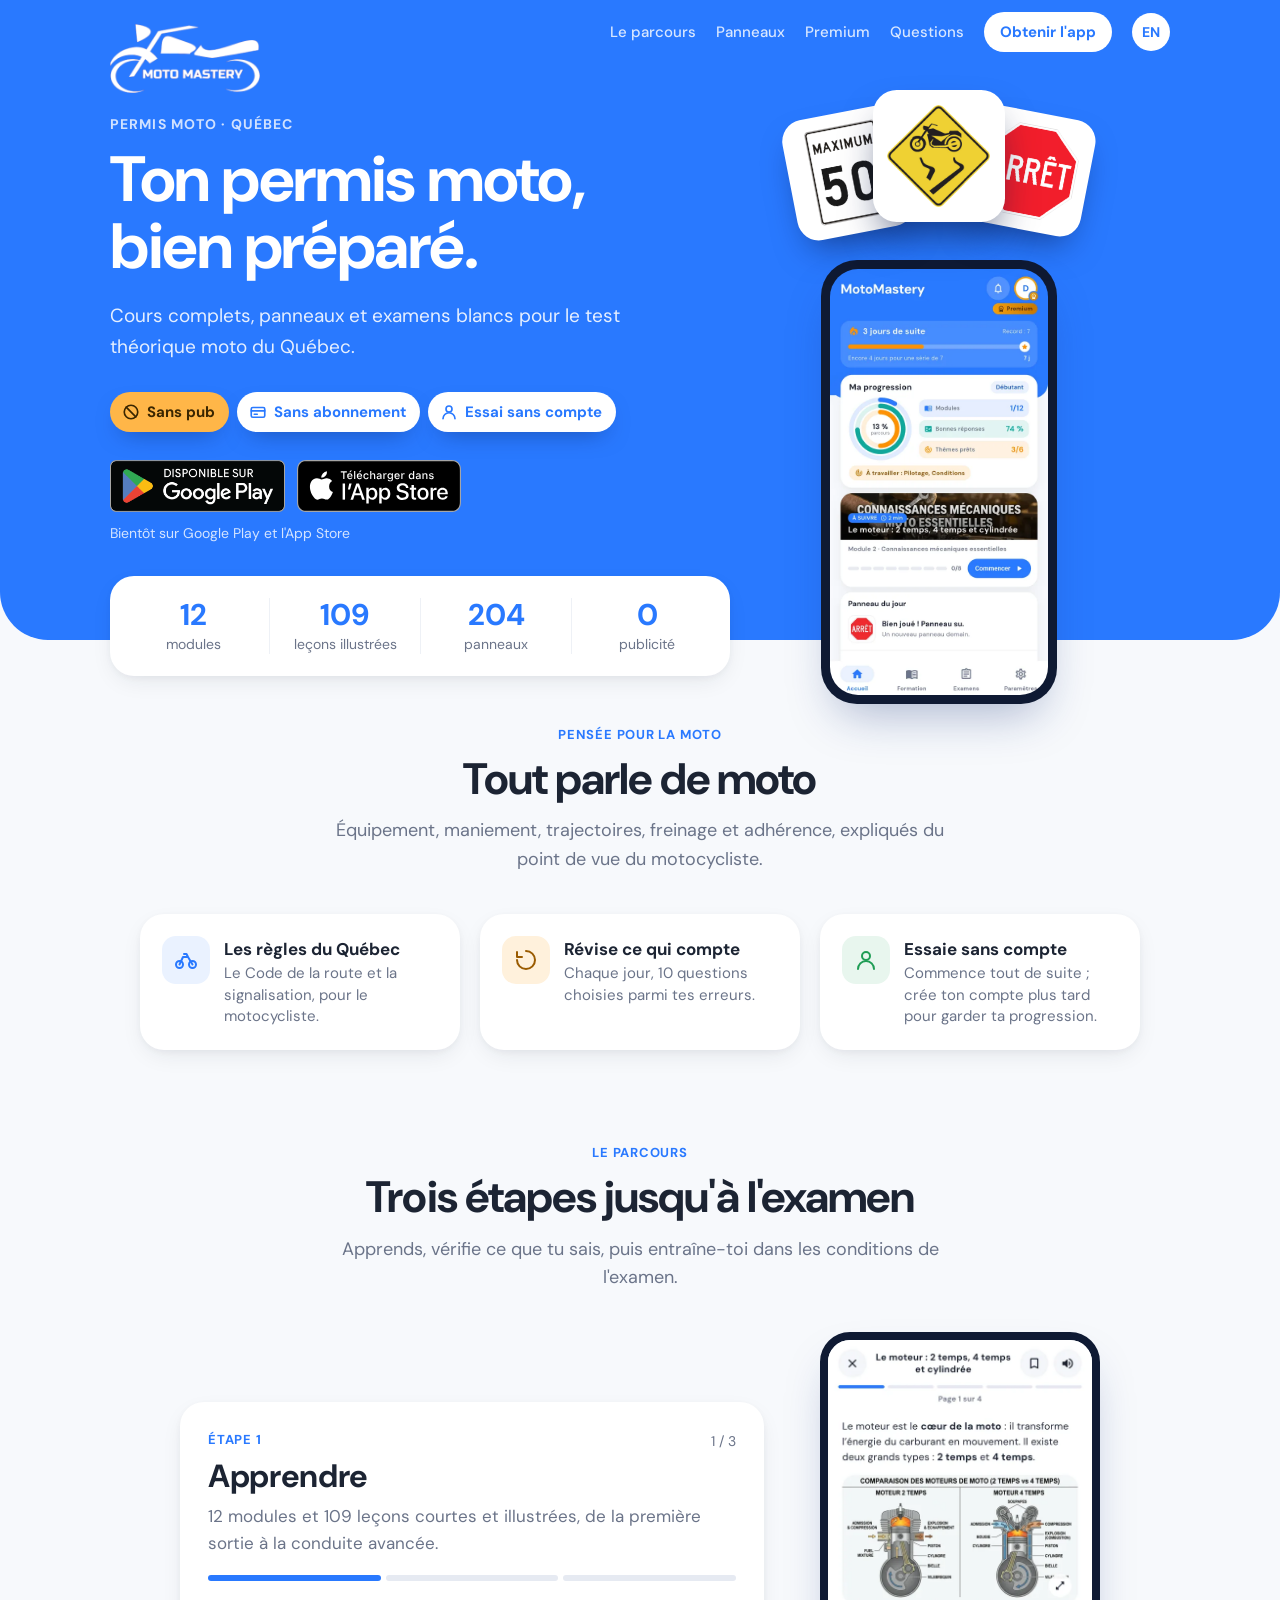
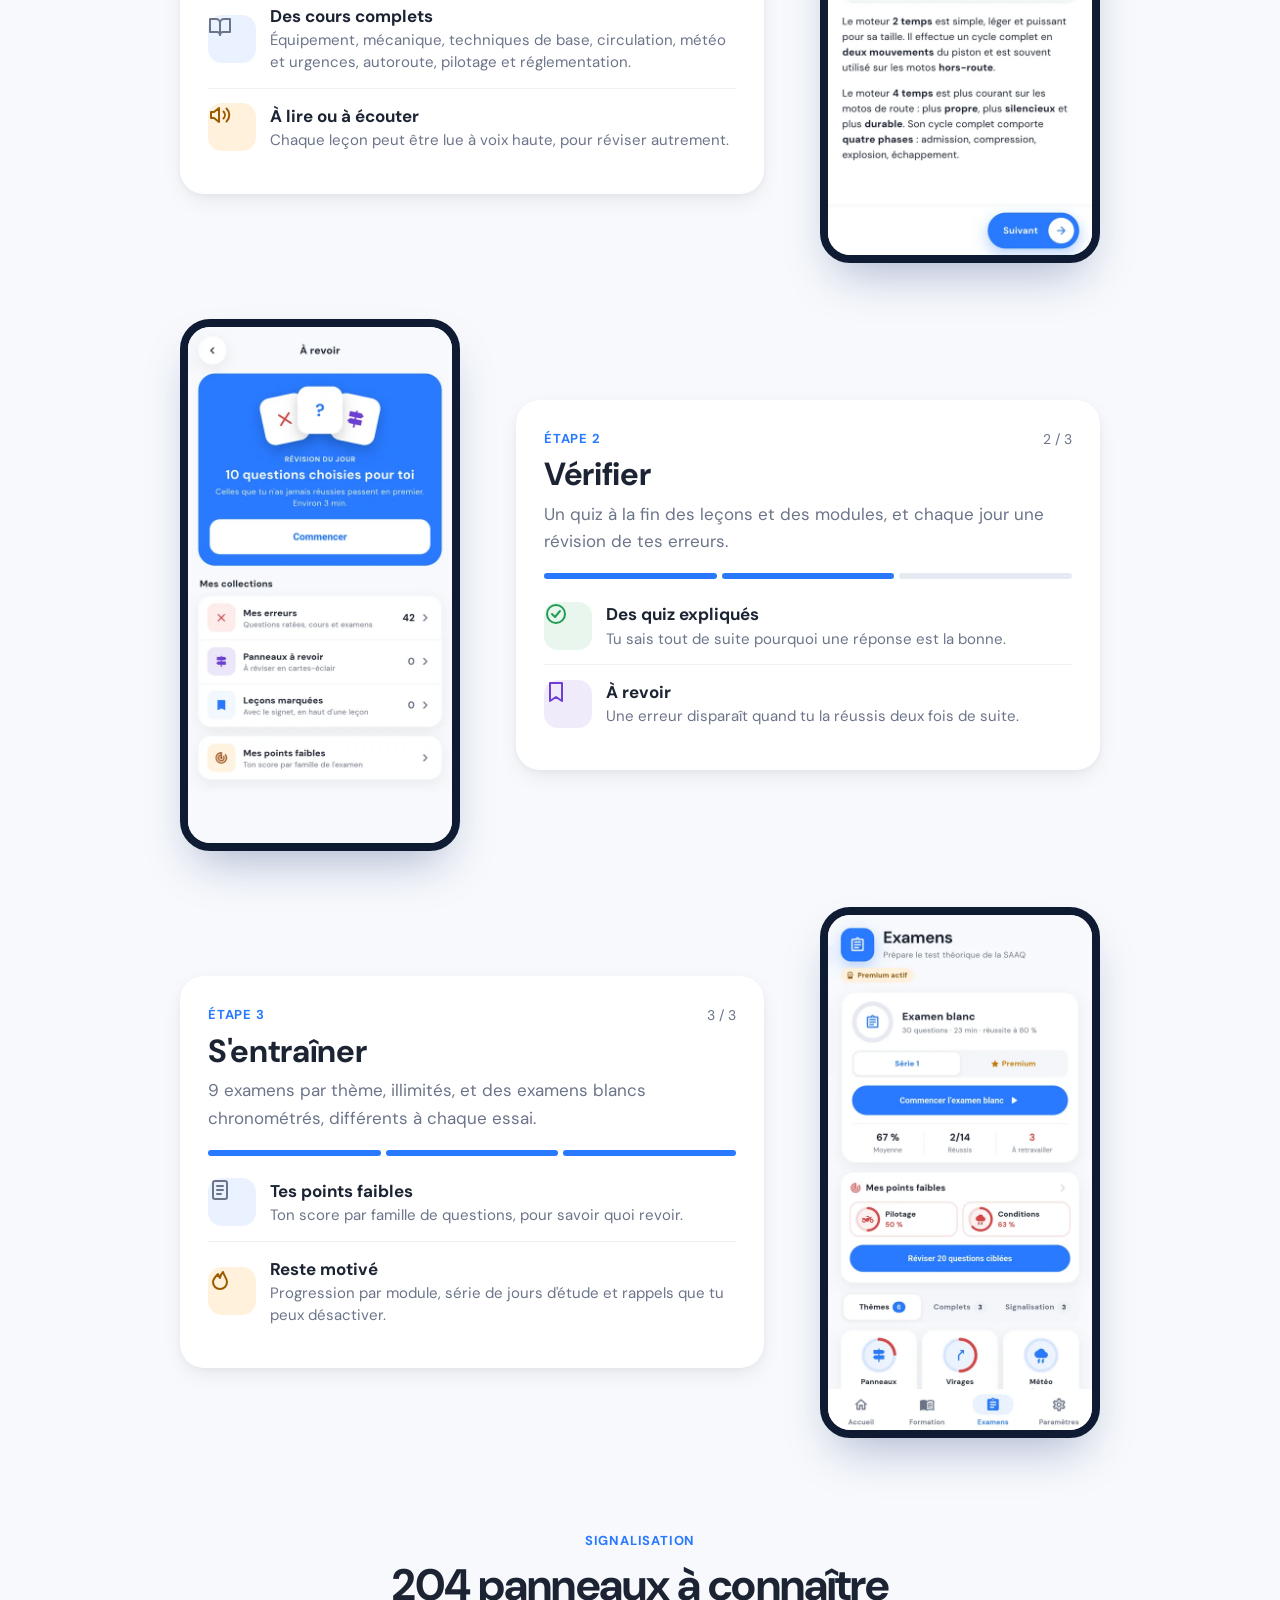
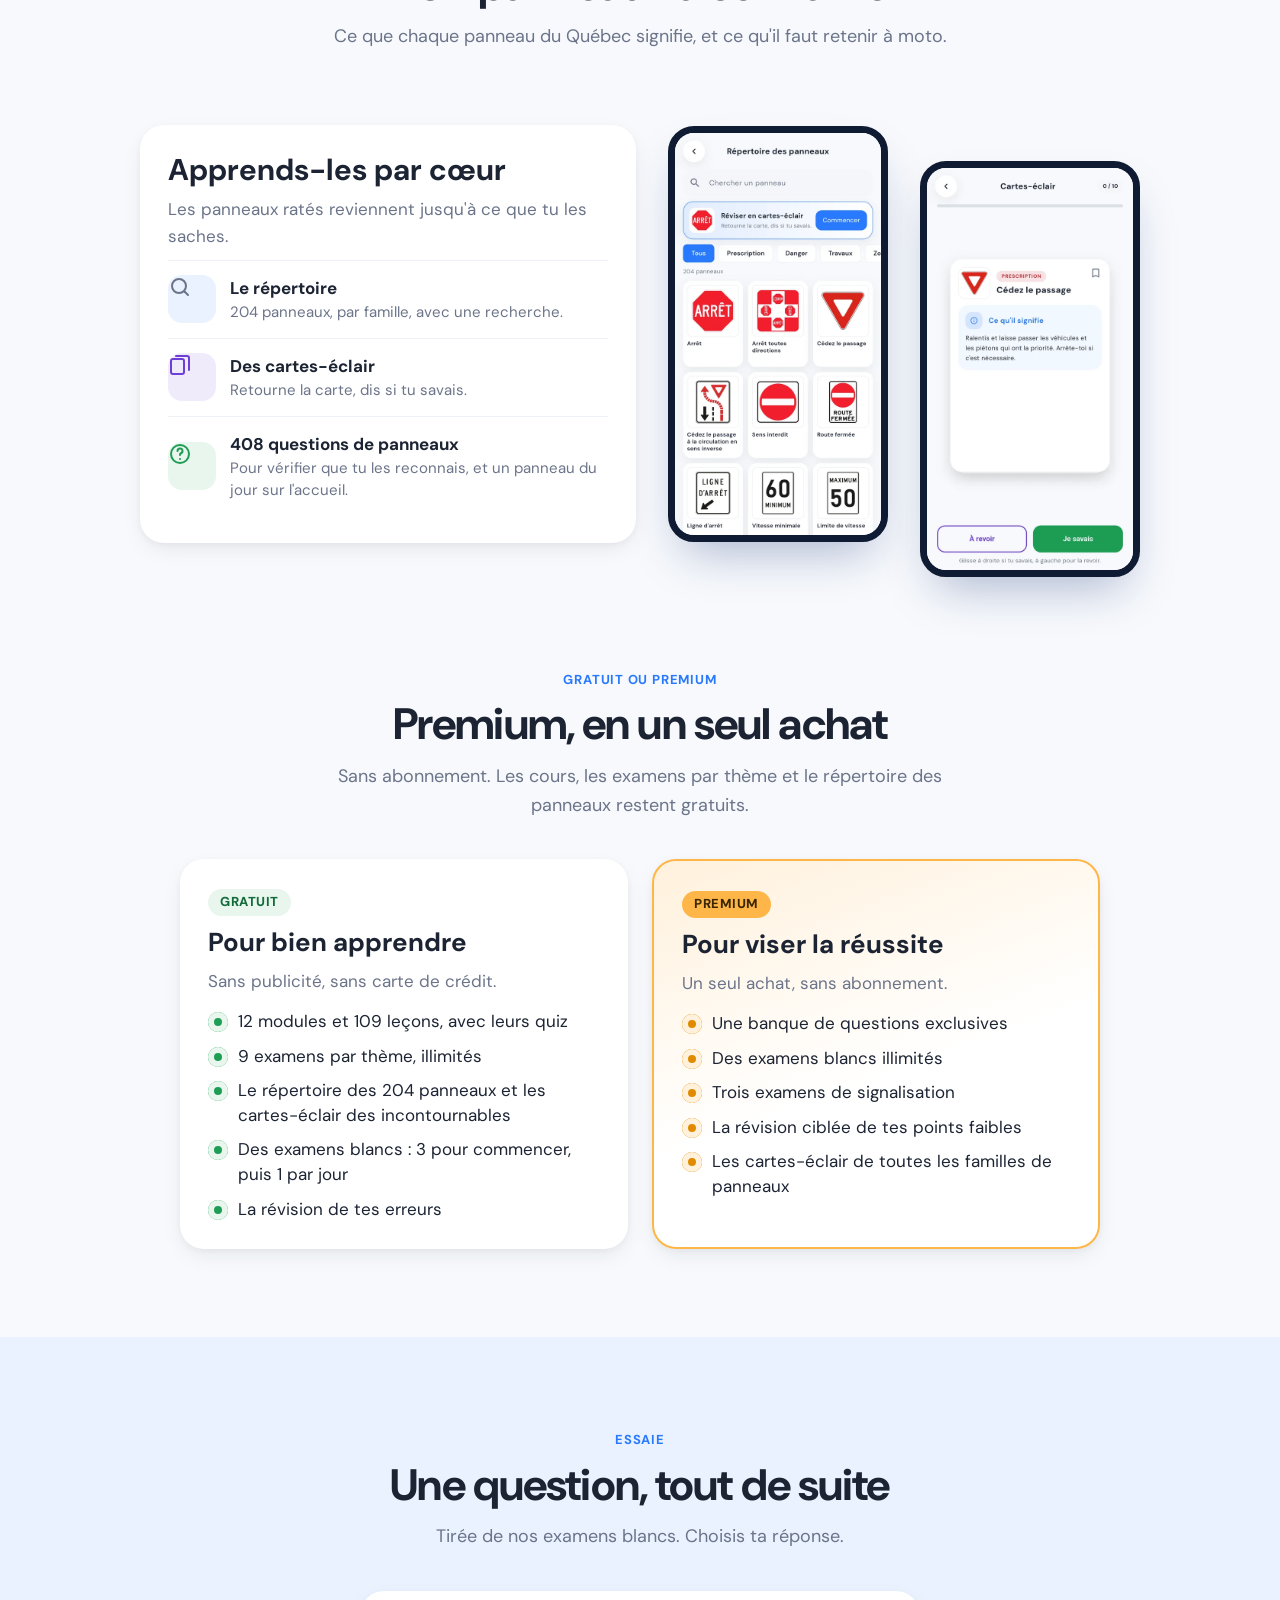
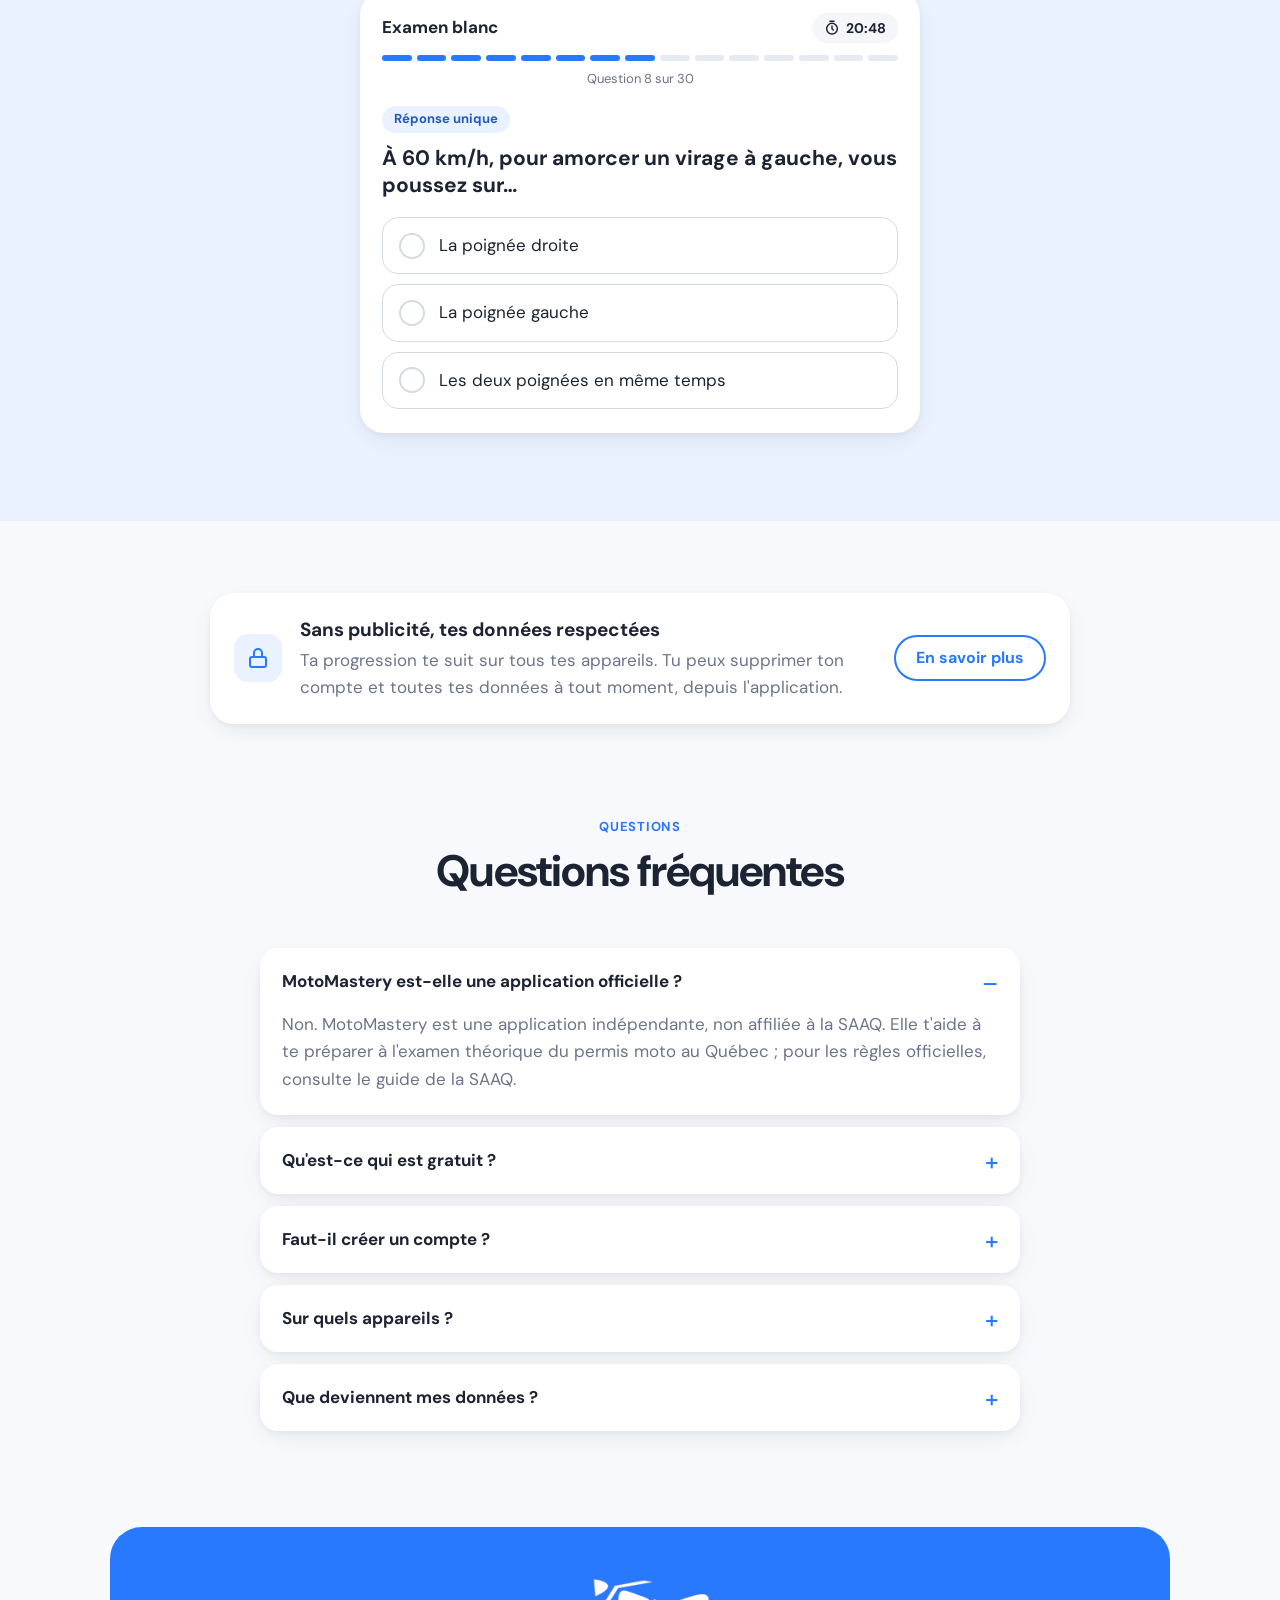
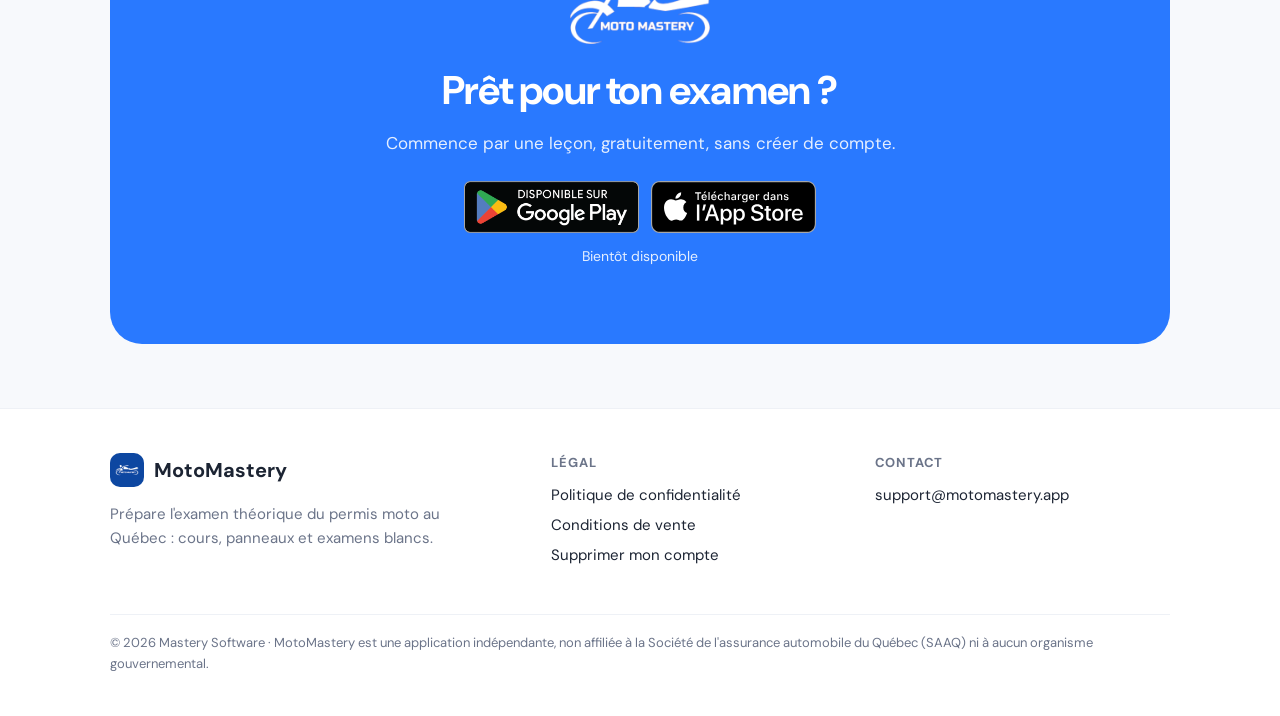
<file: docs/index.html>
<!doctype html>
<html lang="fr">
<head>
<meta charset="utf-8">
<meta name="viewport" content="width=device-width, initial-scale=1">
<title>MotoMastery – Prépare ton permis moto au Québec</title>
<meta name="description" content="Cours complets, 204 panneaux et examens blancs pour le test théorique du permis moto au Québec. Sans pub, sans abonnement.">
<meta name="theme-color" content="#2979ff">
<link rel="canonical" href="https://motomastery.app/">
<link rel="icon" type="image/png" sizes="32x32" href="./site/favicon-32.png">
<link rel="apple-touch-icon" href="./site/apple-touch-icon.png">
<meta property="og:type" content="website">
<meta property="og:site_name" content="MotoMastery">
<meta property="og:title" content="MotoMastery – Prépare ton permis moto au Québec">
<meta property="og:description" content="Cours complets, 204 panneaux et examens blancs pour le test théorique du permis moto au Québec. Sans pub, sans abonnement.">
<meta property="og:url" content="https://motomastery.app/">
<meta property="og:image" content="https://motomastery.app/site/og.png">
<meta name="twitter:card" content="summary_large_image">
<link rel="preconnect" href="https://fonts.googleapis.com">
<link rel="preconnect" href="https://fonts.gstatic.com" crossorigin>
<link href="https://fonts.googleapis.com/css2?family=DM+Sans:opsz,wght@9..40,400;9..40,500;9..40,700;9..40,800&display=swap" rel="stylesheet">
<link rel="stylesheet" href="./site/style.css?v=11f2fe8f">
</head>
<body>
<header class="nav home">
  <div class="wrap">
    <a class="brand-logo" href="./"><img src="./site/logo-white.png" alt="MotoMastery" width="334" height="154"></a>
    <nav class="links">
      <a class="hide-sm" href="./#parcours">Le parcours</a>
      <a class="hide-sm" href="./#panneaux">Panneaux</a>
      <a class="hide-sm" href="./#premium">Premium</a>
      <a class="hide-sm" href="./#faq">Questions</a>
      <a class="cta" href="./#telecharger">Obtenir l'app</a>
      <a class="lang" href="en/" hreflang="en">EN</a>
    </nav>
  </div>
</header>

<section class="hero">
  <div class="wrap">
    <div class="copy">
      <img class="logo" src="./site/logo-white.png" alt="MotoMastery" width="334" height="154">
      <p class="hello">Permis moto · Québec</p>
      <h1>Ton permis moto, bien préparé.</h1>
      <p class="lead">Cours complets, panneaux et examens blancs pour le test théorique moto du Québec.</p>
      <ul class="promises">
        <li class="gold"><svg viewBox="0 0 24 24" width="18" height="18" fill="none" stroke="currentColor" stroke-width="2.2" stroke-linecap="round" stroke-linejoin="round" aria-hidden="true"><circle cx="12" cy="12" r="9"/><path d="M5.6 5.6l12.8 12.8"/></svg>Sans pub</li><li><svg viewBox="0 0 24 24" width="18" height="18" fill="none" stroke="currentColor" stroke-width="2.2" stroke-linecap="round" stroke-linejoin="round" aria-hidden="true"><rect x="3" y="6" width="18" height="13" rx="2"/><path d="M3 10.5h18M7 15h4"/></svg>Sans abonnement</li><li><svg viewBox="0 0 24 24" width="18" height="18" fill="none" stroke="currentColor" stroke-width="2.2" stroke-linecap="round" stroke-linejoin="round" aria-hidden="true"><circle cx="12" cy="8" r="4"/><path d="M4 21a8 8 0 0 1 16 0"/></svg>Essai sans compte</li>
      </ul>
      <div class="stores"><div class="badges"><img src="./site/google-play-fr.png" alt="Disponible sur Google Play" width="646" height="192"><img src="./site/app-store-fr.svg" alt="Télécharger dans l'App Store" width="127" height="40"></div>
        <p class="soon-line">Bientôt sur Google Play et l'App Store</p></div>
    </div>
    <div class="visual">
      <div class="signs" aria-hidden="true">
        <div class="sign s1"><img src="./site/signs/P-70-2.png" alt=""></div>
        <div class="sign s2"><img src="./site/signs/D-310-2.png" alt=""></div>
        <div class="sign s3"><img src="./site/signs/P-10.png" alt=""></div>
      </div>
      <div class="phone"><img src="./site/01-accueil.webp" alt="Écran d'accueil de MotoMastery" width="540" height="1054"></div>
    </div>
  </div>
</section>

<div class="wrap">
  <div class="card stats">
    <div><b>12</b><span>modules</span></div>
    <div><b>109</b><span>leçons illustrées</span></div>
    <div><b>204</b><span>panneaux</span></div>
    <div><b>0</b><span>publicité</span></div>
  </div>
</div>

<section>
  <div class="wrap">
    <div class="head first">
      <span class="label">Pensée pour la moto</span>
      <h2>Tout parle de moto</h2>
      <p>Équipement, maniement, trajectoires, freinage et adhérence, expliqués du point de vue du motocycliste.</p>
    </div>
    <div class="moto">
      <div class="card"><span class="tile"><svg viewBox="0 0 24 24" width="24" height="24" fill="none" stroke="currentColor" stroke-width="2" stroke-linecap="round" stroke-linejoin="round" aria-hidden="true"><circle cx="5.5" cy="16.5" r="3.5"/><circle cx="18.5" cy="16.5" r="3.5"/><path d="M5.5 16.5 9 9h5l4.5 7.5M14 9l-1.5-3H10"/></svg></span><div><strong>Les règles du Québec</strong><span class="t">Le Code de la route et la signalisation, pour le motocycliste.</span></div></div>
      <div class="card"><span class="tile amber"><svg viewBox="0 0 24 24" width="24" height="24" fill="none" stroke="currentColor" stroke-width="2" stroke-linecap="round" stroke-linejoin="round" aria-hidden="true"><path d="M3 12a9 9 0 1 0 9-9"/><path d="M3 4v5h5"/></svg></span><div><strong>Révise ce qui compte</strong><span class="t">Chaque jour, 10 questions choisies parmi tes erreurs.</span></div></div>
      <div class="card"><span class="tile green"><svg viewBox="0 0 24 24" width="24" height="24" fill="none" stroke="currentColor" stroke-width="2" stroke-linecap="round" stroke-linejoin="round" aria-hidden="true"><circle cx="12" cy="8" r="4"/><path d="M4 21a8 8 0 0 1 16 0"/></svg></span><div><strong>Essaie sans compte</strong><span class="t">Commence tout de suite ; crée ton compte plus tard pour garder ta progression.</span></div></div>
    </div>
  </div>
</section>

<section id="parcours">
  <div class="wrap">
    <div class="head">
      <span class="label">Le parcours</span>
      <h2>Trois étapes jusqu'à l'examen</h2>
      <p>Apprends, vérifie ce que tu sais, puis entraîne-toi dans les conditions de l'examen.</p>
    </div>

    <article class="step">
      <div class="card">
        <div class="top"><span class="label">Étape 1</span><span>1 / 3</span></div>
        <h3>Apprendre</h3>
        <p>12 modules et 109 leçons courtes et illustrées, de la première sortie à la conduite avancée.</p>
        <div class="segments" aria-hidden="true"><i class="on"></i><i></i><i></i></div>
        <div class="row"><span class="tile"><svg viewBox="0 0 24 24" width="24" height="24" fill="none" stroke="currentColor" stroke-width="2" stroke-linecap="round" stroke-linejoin="round" aria-hidden="true"><path d="M2 4h6a4 4 0 0 1 4 4v12a3 3 0 0 0-3-3H2z"/><path d="M22 4h-6a4 4 0 0 0-4 4v12a3 3 0 0 1 3-3h7z"/></svg></span><div><strong>Des cours complets</strong><span>Équipement, mécanique, techniques de base, circulation, météo et urgences, autoroute, pilotage et réglementation.</span></div></div>
        <div class="row"><span class="tile amber"><svg viewBox="0 0 24 24" width="24" height="24" fill="none" stroke="currentColor" stroke-width="2" stroke-linecap="round" stroke-linejoin="round" aria-hidden="true"><path d="M11 5 6 9H3v6h3l5 4z"/><path d="M15.5 8.5a5 5 0 0 1 0 7M18.5 5.5a9 9 0 0 1 0 13"/></svg></span><div><strong>À lire ou à écouter</strong><span>Chaque leçon peut être lue à voix haute, pour réviser autrement.</span></div></div>
      </div>
      <figure><img src="./site/02-lecon.webp" alt="Une leçon illustrée dans l'application" width="540" height="1054" loading="lazy"></figure>
    </article>

    <article class="step">
      <div class="card">
        <div class="top"><span class="label">Étape 2</span><span>2 / 3</span></div>
        <h3>Vérifier</h3>
        <p>Un quiz à la fin des leçons et des modules, et chaque jour une révision de tes erreurs.</p>
        <div class="segments" aria-hidden="true"><i class="on"></i><i class="on"></i><i></i></div>
        <div class="row"><span class="tile green"><svg viewBox="0 0 24 24" width="24" height="24" fill="none" stroke="currentColor" stroke-width="2" stroke-linecap="round" stroke-linejoin="round" aria-hidden="true"><circle cx="12" cy="12" r="9"/><path d="m8 12 3 3 5-6"/></svg></span><div><strong>Des quiz expliqués</strong><span>Tu sais tout de suite pourquoi une réponse est la bonne.</span></div></div>
        <div class="row"><span class="tile purple"><svg viewBox="0 0 24 24" width="24" height="24" fill="none" stroke="currentColor" stroke-width="2" stroke-linecap="round" stroke-linejoin="round" aria-hidden="true"><path d="M6 3h12v18l-6-4-6 4z"/></svg></span><div><strong>À revoir</strong><span>Une erreur disparaît quand tu la réussis deux fois de suite.</span></div></div>
      </div>
      <figure><img src="./site/07-a-revoir.webp" alt="La révision du jour dans l'application" width="540" height="1054" loading="lazy"></figure>
    </article>

    <article class="step">
      <div class="card">
        <div class="top"><span class="label">Étape 3</span><span>3 / 3</span></div>
        <h3>S'entraîner</h3>
        <p>9 examens par thème, illimités, et des examens blancs chronométrés, différents à chaque essai.</p>
        <div class="segments" aria-hidden="true"><i class="on"></i><i class="on"></i><i class="on"></i></div>
        <div class="row"><span class="tile"><svg viewBox="0 0 24 24" width="24" height="24" fill="none" stroke="currentColor" stroke-width="2" stroke-linecap="round" stroke-linejoin="round" aria-hidden="true"><rect x="5" y="3" width="14" height="18" rx="2"/><path d="M9 8h6M9 12h6M9 16h4"/></svg></span><div><strong>Tes points faibles</strong><span>Ton score par famille de questions, pour savoir quoi revoir.</span></div></div>
        <div class="row"><span class="tile amber"><svg viewBox="0 0 24 24" width="24" height="24" fill="none" stroke="currentColor" stroke-width="2" stroke-linecap="round" stroke-linejoin="round" aria-hidden="true"><path d="M12 22c4 0 7-3 7-7 0-4-3-6-4-10-2 2-3 4-3 6-1-1-2-2-2-4-2 2-5 5-5 8 0 4 3 7 7 7z"/></svg></span><div><strong>Reste motivé</strong><span>Progression par module, série de jours d'étude et rappels que tu peux désactiver.</span></div></div>
      </div>
      <figure><img src="./site/06-examens.webp" alt="Les examens dans l'application" width="540" height="1054" loading="lazy"></figure>
    </article>

  </div>
</section>

<section id="panneaux">
  <div class="wrap">
    <div class="head">
      <span class="label">Signalisation</span>
      <h2>204 panneaux à connaître</h2>
      <p>Ce que chaque panneau du Québec signifie, et ce qu'il faut retenir à moto.</p>
    </div>
    <div class="signs-grid">
      <div class="card">
        <h3>Apprends-les par cœur</h3>
        <p>Les panneaux ratés reviennent jusqu'à ce que tu les saches.</p>
        <div class="row"><span class="tile"><svg viewBox="0 0 24 24" width="24" height="24" fill="none" stroke="currentColor" stroke-width="2" stroke-linecap="round" stroke-linejoin="round" aria-hidden="true"><circle cx="11" cy="11" r="7"/><path d="m20 20-3.5-3.5"/></svg></span><div><strong>Le répertoire</strong><span>204 panneaux, par famille, avec une recherche.</span></div></div>
        <div class="row"><span class="tile purple"><svg viewBox="0 0 24 24" width="24" height="24" fill="none" stroke="currentColor" stroke-width="2" stroke-linecap="round" stroke-linejoin="round" aria-hidden="true"><rect x="3" y="6" width="13" height="15" rx="2"/><path d="M8 3h11a2 2 0 0 1 2 2v12"/></svg></span><div><strong>Des cartes-éclair</strong><span>Retourne la carte, dis si tu savais.</span></div></div>
        <div class="row"><span class="tile green"><svg viewBox="0 0 24 24" width="24" height="24" fill="none" stroke="currentColor" stroke-width="2" stroke-linecap="round" stroke-linejoin="round" aria-hidden="true"><circle cx="12" cy="12" r="9"/><path d="M9.5 9a2.5 2.5 0 1 1 3 2.5c-.5.2-.5.6-.5 1.5M12 17h.01"/></svg></span><div><strong>408 questions de panneaux</strong><span>Pour vérifier que tu les reconnais, et un panneau du jour sur l'accueil.</span></div></div>
      </div>
      <figure><img src="./site/03-panneaux.webp" alt="Le répertoire des panneaux" width="540" height="1054" loading="lazy"></figure>
      <figure class="low"><img src="./site/04-carte-eclair.webp" alt="Une carte-éclair de panneau" width="540" height="1054" loading="lazy"></figure>
    </div>
  </div>
</section>

<section id="premium">
  <div class="wrap">
    <div class="head">
      <span class="label">Gratuit ou Premium</span>
      <h2>Premium, en un seul achat</h2>
      <p>Sans abonnement. Les cours, les examens par thème et le répertoire des panneaux restent gratuits.</p>
    </div>
    <div class="plans">
      <div class="card plan">
        <span class="tag">Gratuit</span>
        <h3>Pour bien apprendre</h3>
        <p class="sub">Sans publicité, sans carte de crédit.</p>
        <ul>
          <li>12 modules et 109 leçons, avec leurs quiz</li>
          <li>9 examens par thème, illimités</li>
          <li>Le répertoire des 204 panneaux et les cartes-éclair des incontournables</li>
          <li>Des examens blancs : 3 pour commencer, puis 1 par jour</li>
          <li>La révision de tes erreurs</li>
        </ul>
      </div>
      <div class="card plan premium">
        <span class="tag">Premium</span>
        <h3>Pour viser la réussite</h3>
        <p class="sub">Un seul achat, sans abonnement.</p>
        <ul>
          <li>Une banque de questions exclusives</li>
          <li>Des examens blancs illimités</li>
          <li>Trois examens de signalisation</li>
          <li>La révision ciblée de tes points faibles</li>
          <li>Les cartes-éclair de toutes les familles de panneaux</li>
        </ul>
      </div>
    </div>
  </div>
</section>

<section class="try" id="essai">
  <div class="wrap">
    <div class="head">
      <span class="label">Essaie</span>
      <h2>Une question, tout de suite</h2>
      <p>Tirée de nos examens blancs. Choisis ta réponse.</p>
    </div>
    <div class="card quiz sheet" data-answer="1">
      <div class="bar-top"><span>Examen blanc</span><span class="timer"><svg viewBox="0 0 24 24" width="16" height="16" fill="none" stroke="currentColor" stroke-width="2.2" stroke-linecap="round" aria-hidden="true"><circle cx="12" cy="13" r="8"/><path d="M12 9v4l2 2M9 2h6"/></svg>20:48</span></div>
      <div class="segments" aria-hidden="true"><i class="on"></i><i class="on"></i><i class="on"></i><i class="on"></i><i class="on"></i><i class="on"></i><i class="on"></i><i class="on"></i><i></i><i></i><i></i><i></i><i></i><i></i><i></i></div>
      <p class="count">Question 8 sur 30</p>
      <span class="tag">Réponse unique</span>
      <p class="q">À 60 km/h, pour amorcer un virage à gauche, vous poussez sur…</p>
      <div class="opts">
        <button type="button">La poignée droite</button>
        <button type="button">La poignée gauche</button>
        <button type="button">Les deux poignées en même temps</button>
      </div>
      <p class="why" hidden aria-live="polite"><strong data-ok="Bonne réponse." data-ko="Mauvaise réponse."></strong>Au-delà d'environ 25 km/h, on contre-braque : pousser la poignée gauche incline la moto vers la gauche.</p>
    </div>
  </div>
</section>

<div class="wrap">
  <div class="card data">
    <span class="tile"><svg viewBox="0 0 24 24" width="24" height="24" fill="none" stroke="currentColor" stroke-width="2" stroke-linecap="round" stroke-linejoin="round" aria-hidden="true"><rect x="4" y="11" width="16" height="10" rx="2"/><path d="M8 11V7a4 4 0 0 1 8 0v4"/></svg></span>
    <div><strong>Sans publicité, tes données respectées</strong><p>Ta progression te suit sur tous tes appareils. Tu peux supprimer ton compte et toutes tes données à tout moment, depuis l'application.</p></div>
    <a class="pill pill-outline" href="./privacy/">En savoir plus</a>
  </div>
</div>

<section id="faq">
  <div class="wrap">
    <div class="head">
      <span class="label">Questions</span>
      <h2>Questions fréquentes</h2>
    </div>
    <div class="faq">
      <details open><summary>MotoMastery est-elle une application officielle ?</summary><p>Non. MotoMastery est une application indépendante, non affiliée à la SAAQ. Elle t'aide à te préparer à l'examen théorique du permis moto au Québec ; pour les règles officielles, consulte le guide de la SAAQ.</p></details>
      <details><summary>Qu'est-ce qui est gratuit ?</summary><p>Les 12 modules et leurs leçons, les 9 examens par thème, le répertoire des 204 panneaux et des examens blancs. Premium ajoute des questions exclusives, des examens blancs illimités et la révision ciblée, en un seul achat, sans abonnement.</p></details>
      <details><summary>Faut-il créer un compte ?</summary><p>Non pour commencer : tu peux essayer l'application sans compte. Un compte gratuit garde ta progression et la retrouve sur tous tes appareils.</p></details>
      <details><summary>Sur quels appareils ?</summary><p>Android bientôt sur Google Play, puis iPhone sur l'App Store. Ta progression te suit d'un appareil à l'autre.</p></details>
      <details><summary>Que deviennent mes données ?</summary><p>Aucune publicité. Tu peux supprimer ton compte et toutes tes données à tout moment, directement depuis l'application.</p></details>
    </div>
  </div>
</section>

<section class="final" id="telecharger">
  <div class="wrap">
    <img class="final-logo" src="./site/logo-white.png" alt="" width="334" height="154">
    <h2>Prêt pour ton examen ?</h2>
    <p>Commence par une leçon, gratuitement, sans créer de compte.</p>
    <div class="badges"><img src="./site/google-play-fr.png" alt="Disponible sur Google Play" width="646" height="192"><img src="./site/app-store-fr.svg" alt="Télécharger dans l'App Store" width="127" height="40"></div>
    <p class="soon-line">Bientôt disponible</p>
  </div>
</section>

<footer class="site">
  <div class="wrap">
    <div>
      <a class="brand" href="./"><img src="./site/icon-192.png" alt="" width="34" height="34">MotoMastery</a>
      <p class="about">Prépare l'examen théorique du permis moto au Québec : cours, panneaux et examens blancs.</p>
    </div>
    <div>
      <h4>Légal</h4>
      <ul>
        <li><a href="./privacy/">Politique de confidentialité</a></li>
        <li><a href="./terms/">Conditions de vente</a></li>
        <li><a href="./delete-account/">Supprimer mon compte</a></li>
      </ul>
    </div>
    <div>
      <h4>Contact</h4>
      <ul><li><a href="mailto:support@motomastery.app">support@motomastery.app</a></li></ul>
    </div>
    <p class="legal">© 2026 Mastery Software · MotoMastery est une application indépendante, non affiliée à la Société de l'assurance automobile du Québec (SAAQ) ni à aucun organisme gouvernemental.</p>
  </div>
</footer>
<script src="./site/quiz.js?v=fa31f7c6" defer></script>
</body>
</html>
</file>
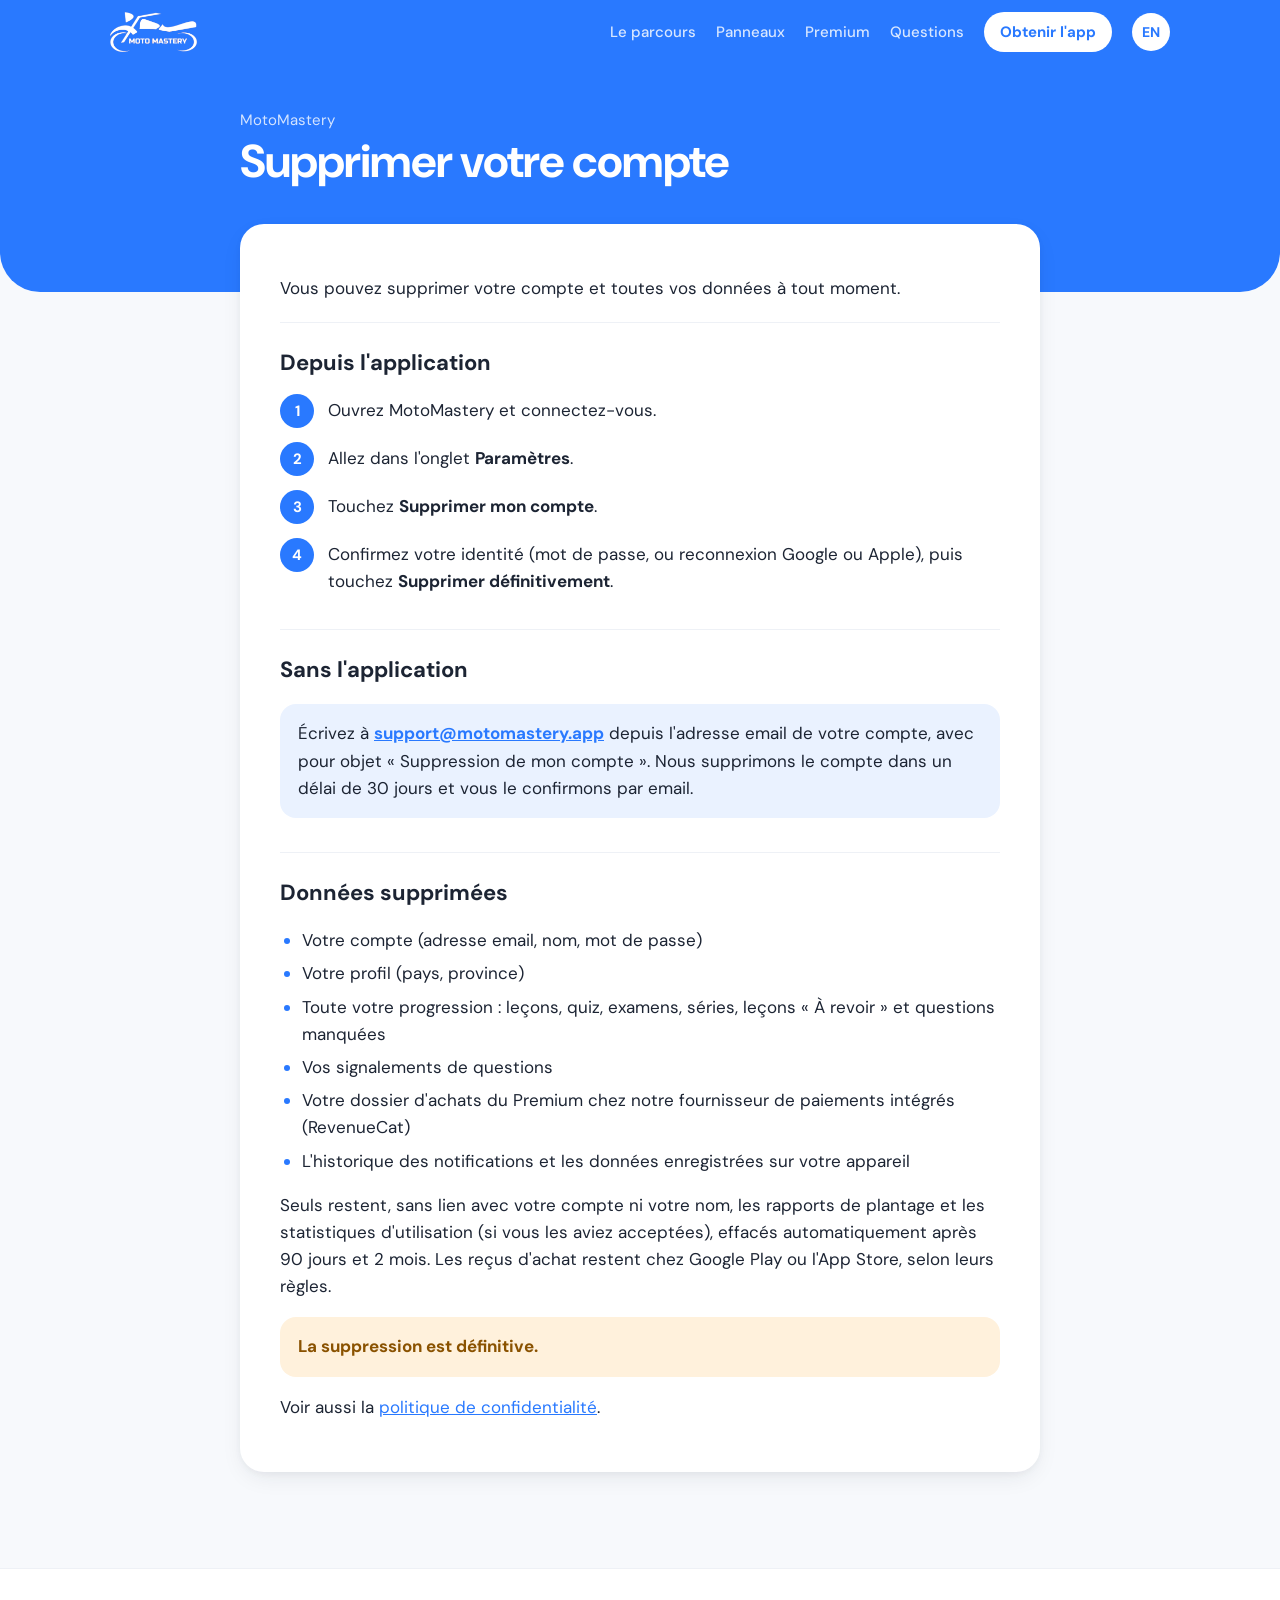
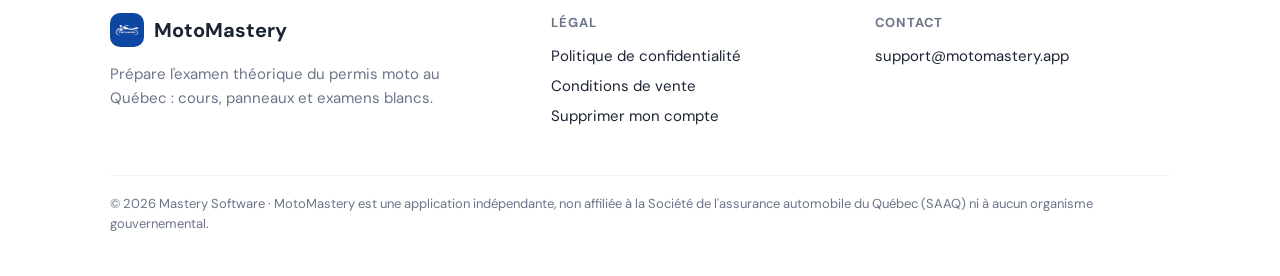
<file: docs/delete-account/index.html>
<!doctype html>
<html lang="fr">
<head>
<meta charset="utf-8">
<meta name="viewport" content="width=device-width, initial-scale=1">
<title>Supprimer votre compte – MotoMastery</title>
<meta name="description" content="Comment supprimer votre compte MotoMastery et toutes vos données.">
<meta name="theme-color" content="#2979ff">
<link rel="canonical" href="https://motomastery.app/delete-account/">
<link rel="icon" type="image/png" sizes="32x32" href="../site/favicon-32.png">
<link rel="apple-touch-icon" href="../site/apple-touch-icon.png">
<meta property="og:type" content="website">
<meta property="og:site_name" content="MotoMastery">
<meta property="og:title" content="Supprimer votre compte – MotoMastery">
<meta property="og:description" content="Comment supprimer votre compte MotoMastery et toutes vos données.">
<meta property="og:url" content="https://motomastery.app/delete-account/">
<meta property="og:image" content="https://motomastery.app/site/og.png">
<meta name="twitter:card" content="summary_large_image">
<link rel="preconnect" href="https://fonts.googleapis.com">
<link rel="preconnect" href="https://fonts.gstatic.com" crossorigin>
<link href="https://fonts.googleapis.com/css2?family=DM+Sans:opsz,wght@9..40,400;9..40,500;9..40,700;9..40,800&display=swap" rel="stylesheet">
<link rel="stylesheet" href="../site/style.css?v=11f2fe8f">
</head>
<body>
<header class="nav">
  <div class="wrap">
    <a class="brand-logo" href="../"><img src="../site/logo-white.png" alt="MotoMastery" width="334" height="154"></a>
    <nav class="links">
      <a class="hide-sm" href="../#parcours">Le parcours</a>
      <a class="hide-sm" href="../#panneaux">Panneaux</a>
      <a class="hide-sm" href="../#premium">Premium</a>
      <a class="hide-sm" href="../#faq">Questions</a>
      <a class="cta" href="../#telecharger">Obtenir l'app</a>
      <a class="lang" href="en/" hreflang="en">EN</a>
    </nav>
  </div>
</header>

<div class="doc-head"><div class="wrap"><div class="kicker">MotoMastery</div><h1>Supprimer votre compte</h1></div></div>
<main class="doc"><article class="paper">

<p>Vous pouvez supprimer votre compte et toutes vos données à tout moment.</p>
<h2>Depuis l'application</h2>
<ol class="steps">
  <li>Ouvrez MotoMastery et connectez-vous.</li>
  <li>Allez dans l'onglet <strong>Paramètres</strong>.</li>
  <li>Touchez <strong>Supprimer mon compte</strong>.</li>
  <li>Confirmez votre identité (mot de passe, ou reconnexion Google ou Apple), puis touchez <strong>Supprimer définitivement</strong>.</li>
</ol>
<h2>Sans l'application</h2>
<p class="callout">Écrivez à <a href="mailto:support@motomastery.app?subject=Suppression%20de%20mon%20compte%20MotoMastery">support@motomastery.app</a> depuis l'adresse email de votre compte, avec pour objet « Suppression de mon compte ». Nous supprimons le compte dans un délai de 30 jours et vous le confirmons par email.</p>
<h2>Données supprimées</h2>
<ul>
  <li>Votre compte (adresse email, nom, mot de passe)</li>
  <li>Votre profil (pays, province)</li>
  <li>Toute votre progression : leçons, quiz, examens, séries, leçons « À revoir » et questions manquées</li>
  <li>Vos signalements de questions</li>
  <li>Votre dossier d'achats du Premium chez notre fournisseur de paiements intégrés (RevenueCat)</li>
  <li>L'historique des notifications et les données enregistrées sur votre appareil</li>
</ul>
<p>Seuls restent, sans lien avec votre compte ni votre nom, les rapports de plantage et les statistiques d'utilisation (si vous les aviez acceptées), effacés automatiquement après 90 jours et 2 mois. Les reçus d'achat restent chez Google Play ou l'App Store, selon leurs règles.</p>
<p class="warn"><strong>La suppression est définitive.</strong></p>
<p>Voir aussi la <a href="../privacy/">politique de confidentialité</a>.</p>

</article></main>
<footer class="site">
  <div class="wrap">
    <div>
      <a class="brand" href="../"><img src="../site/icon-192.png" alt="" width="34" height="34">MotoMastery</a>
      <p class="about">Prépare l'examen théorique du permis moto au Québec : cours, panneaux et examens blancs.</p>
    </div>
    <div>
      <h4>Légal</h4>
      <ul>
        <li><a href="../privacy/">Politique de confidentialité</a></li>
        <li><a href="../terms/">Conditions de vente</a></li>
        <li><a href="../delete-account/">Supprimer mon compte</a></li>
      </ul>
    </div>
    <div>
      <h4>Contact</h4>
      <ul><li><a href="mailto:support@motomastery.app">support@motomastery.app</a></li></ul>
    </div>
    <p class="legal">© 2026 Mastery Software · MotoMastery est une application indépendante, non affiliée à la Société de l'assurance automobile du Québec (SAAQ) ni à aucun organisme gouvernemental.</p>
  </div>
</footer>
</body>
</html>
</file>
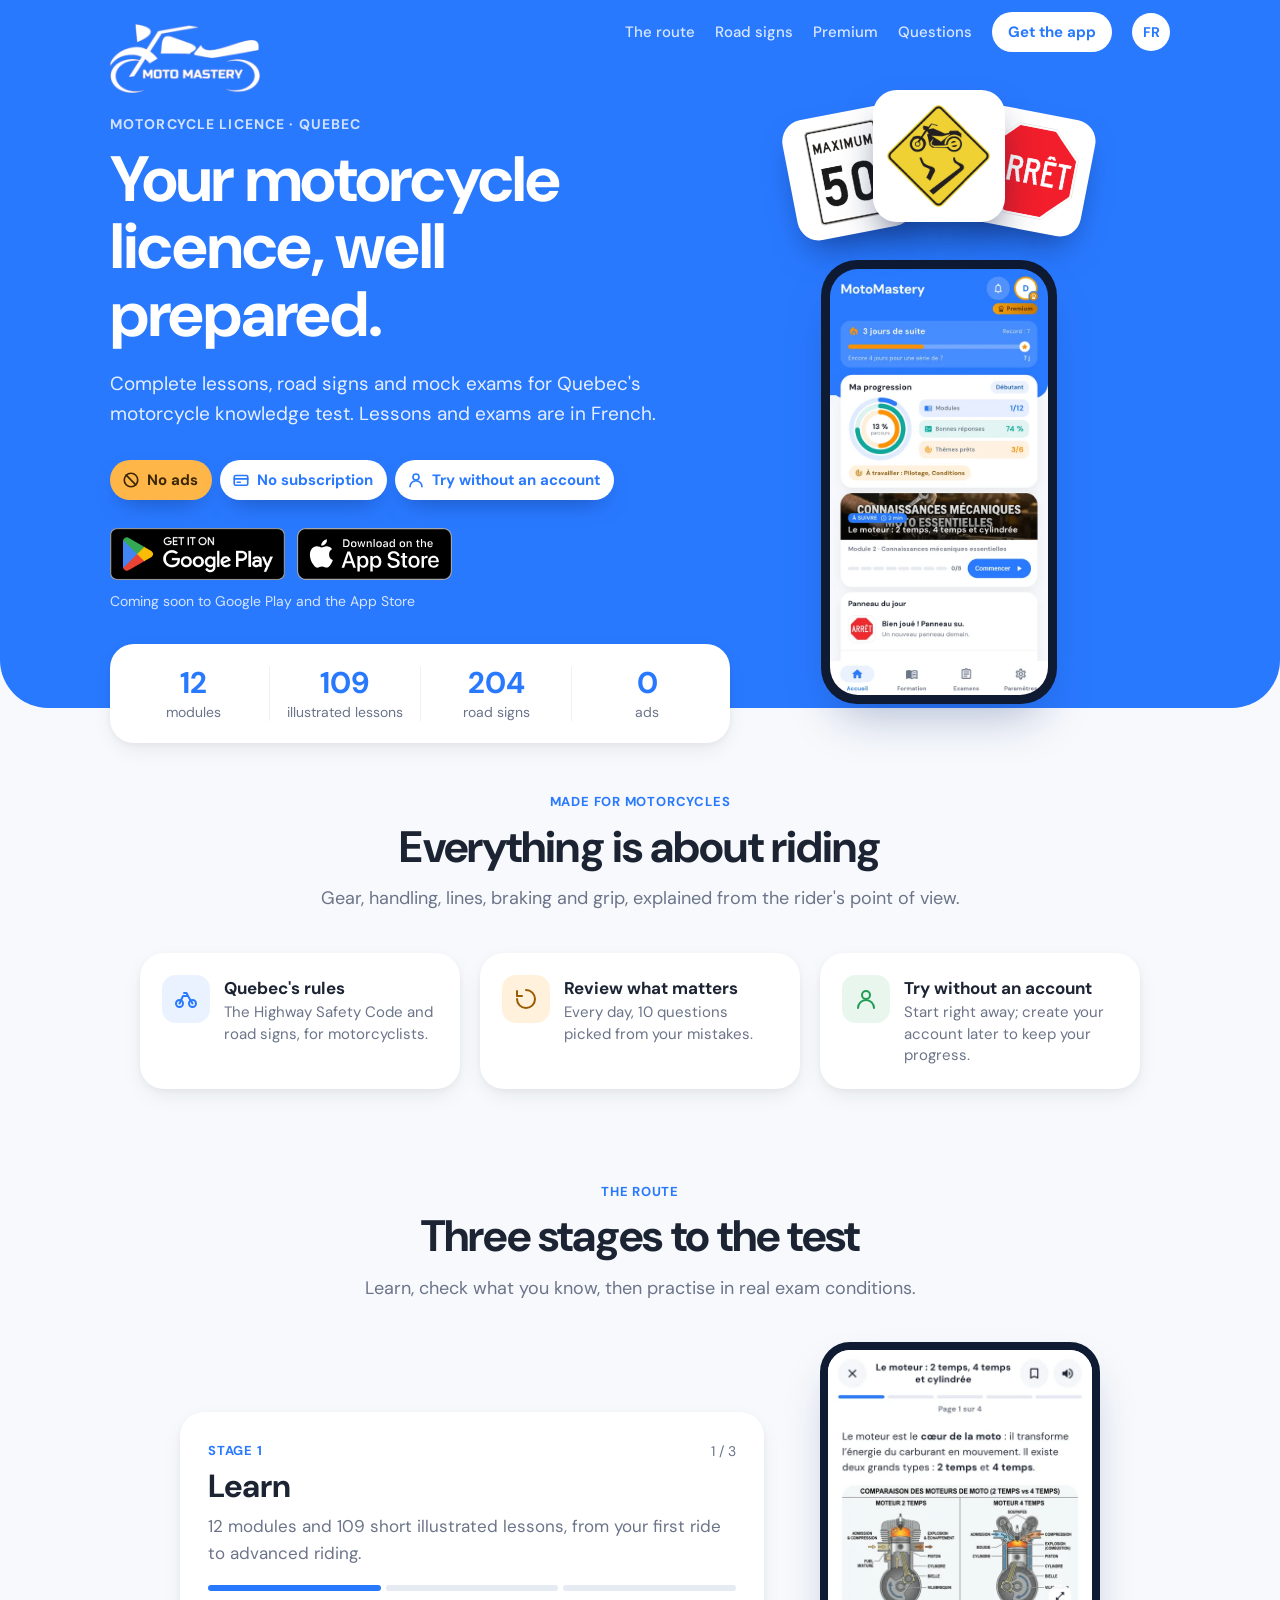
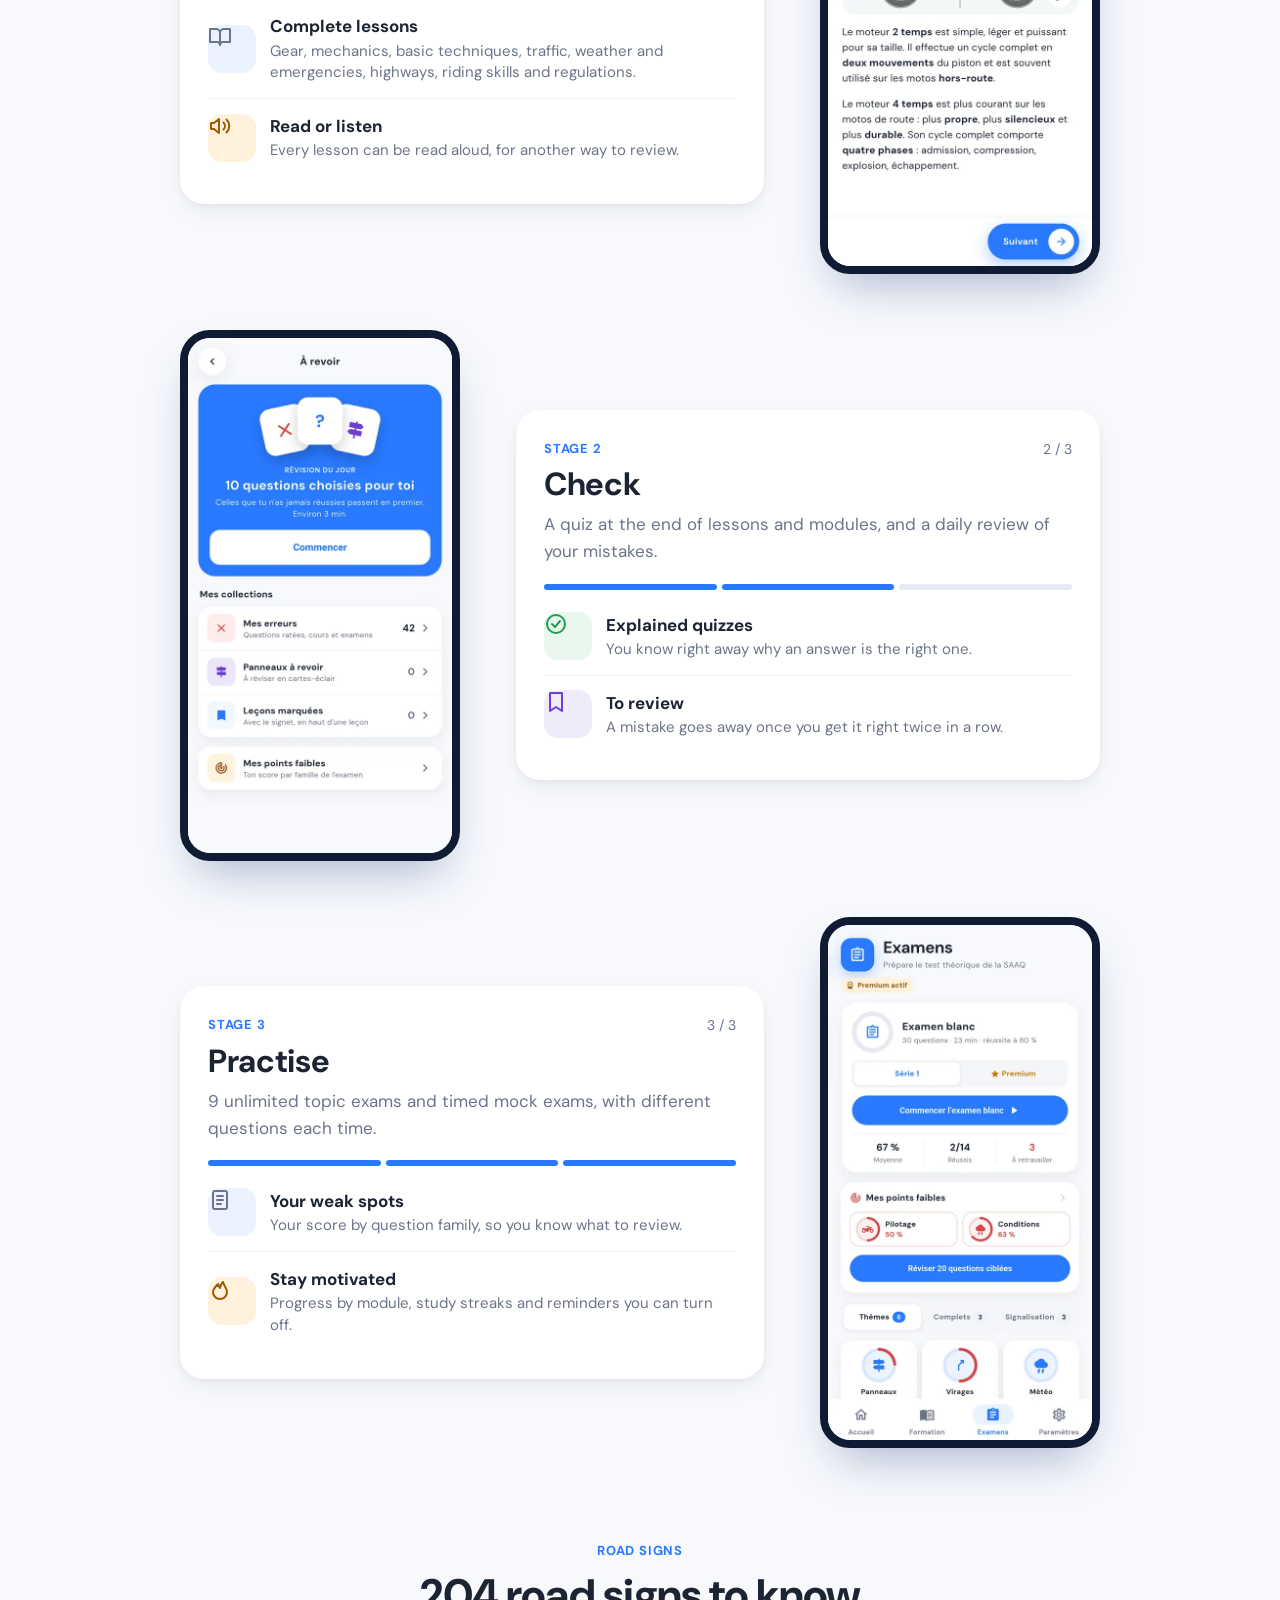
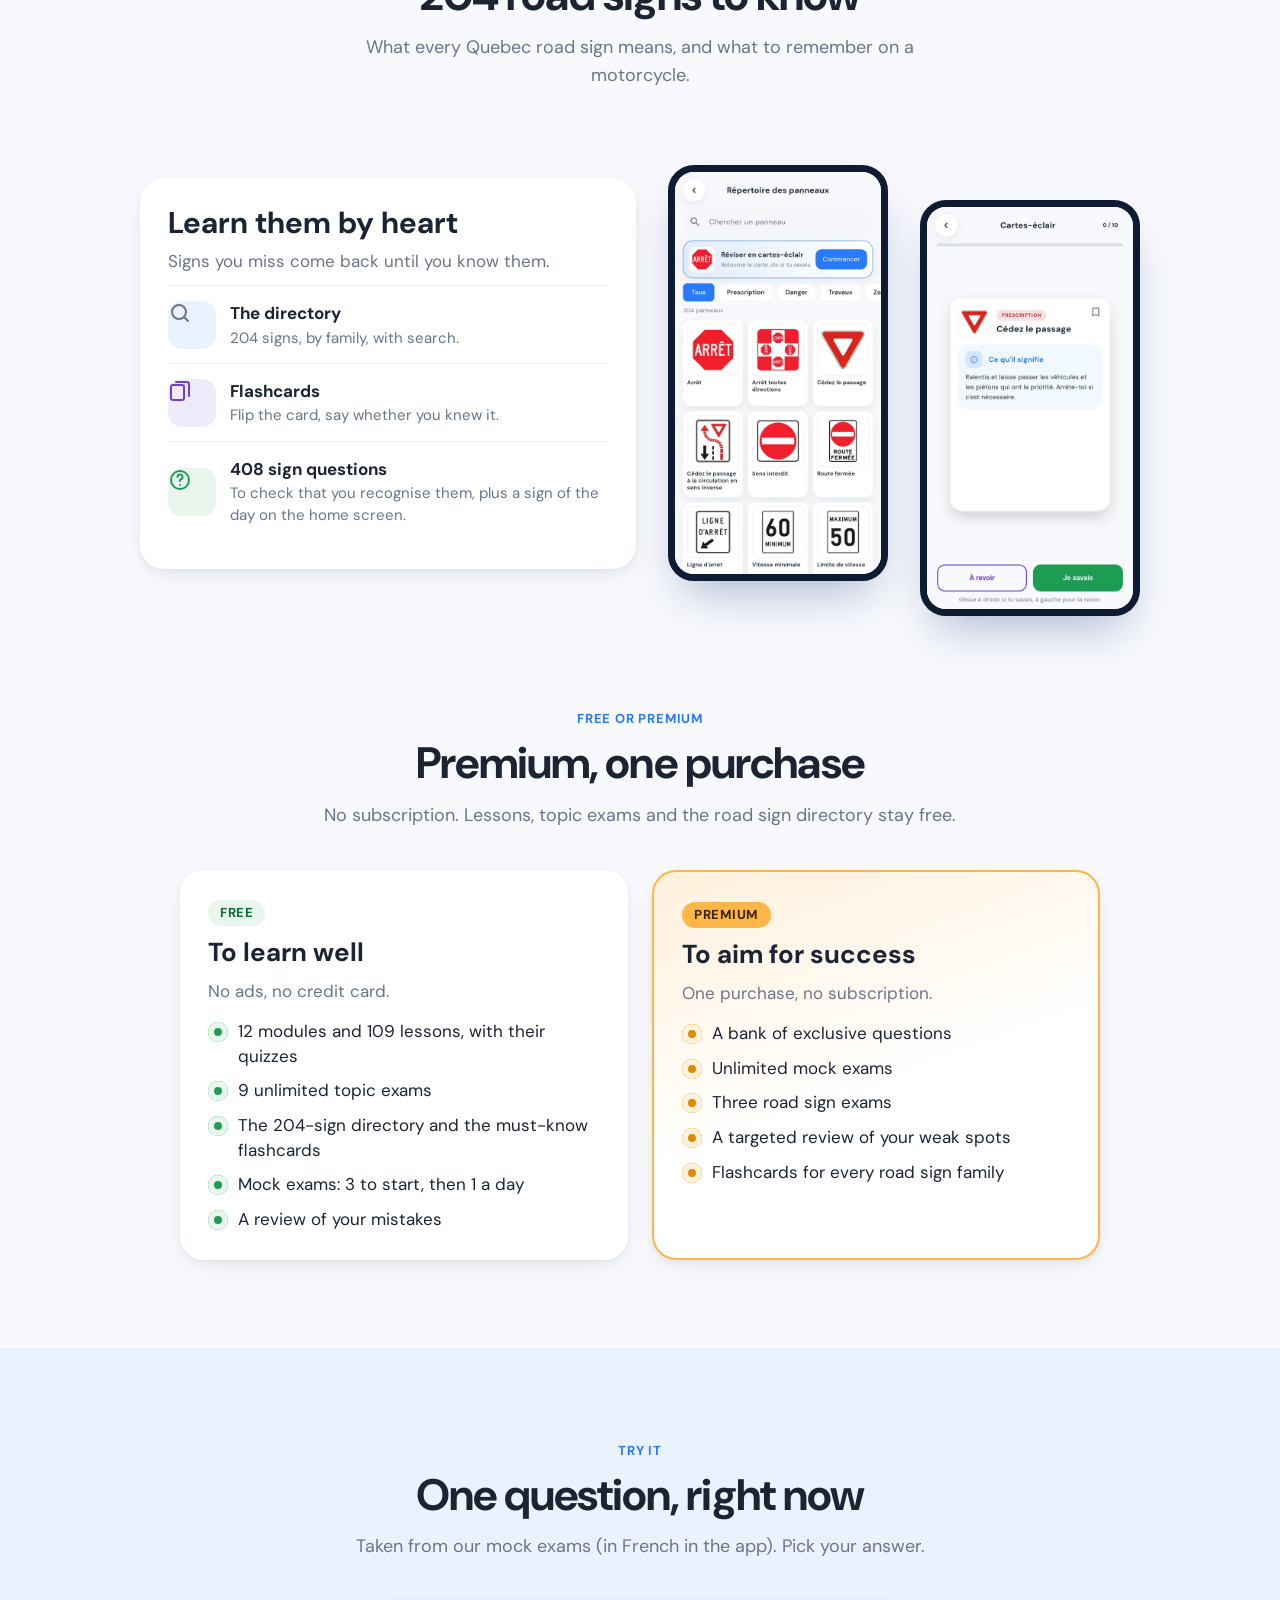
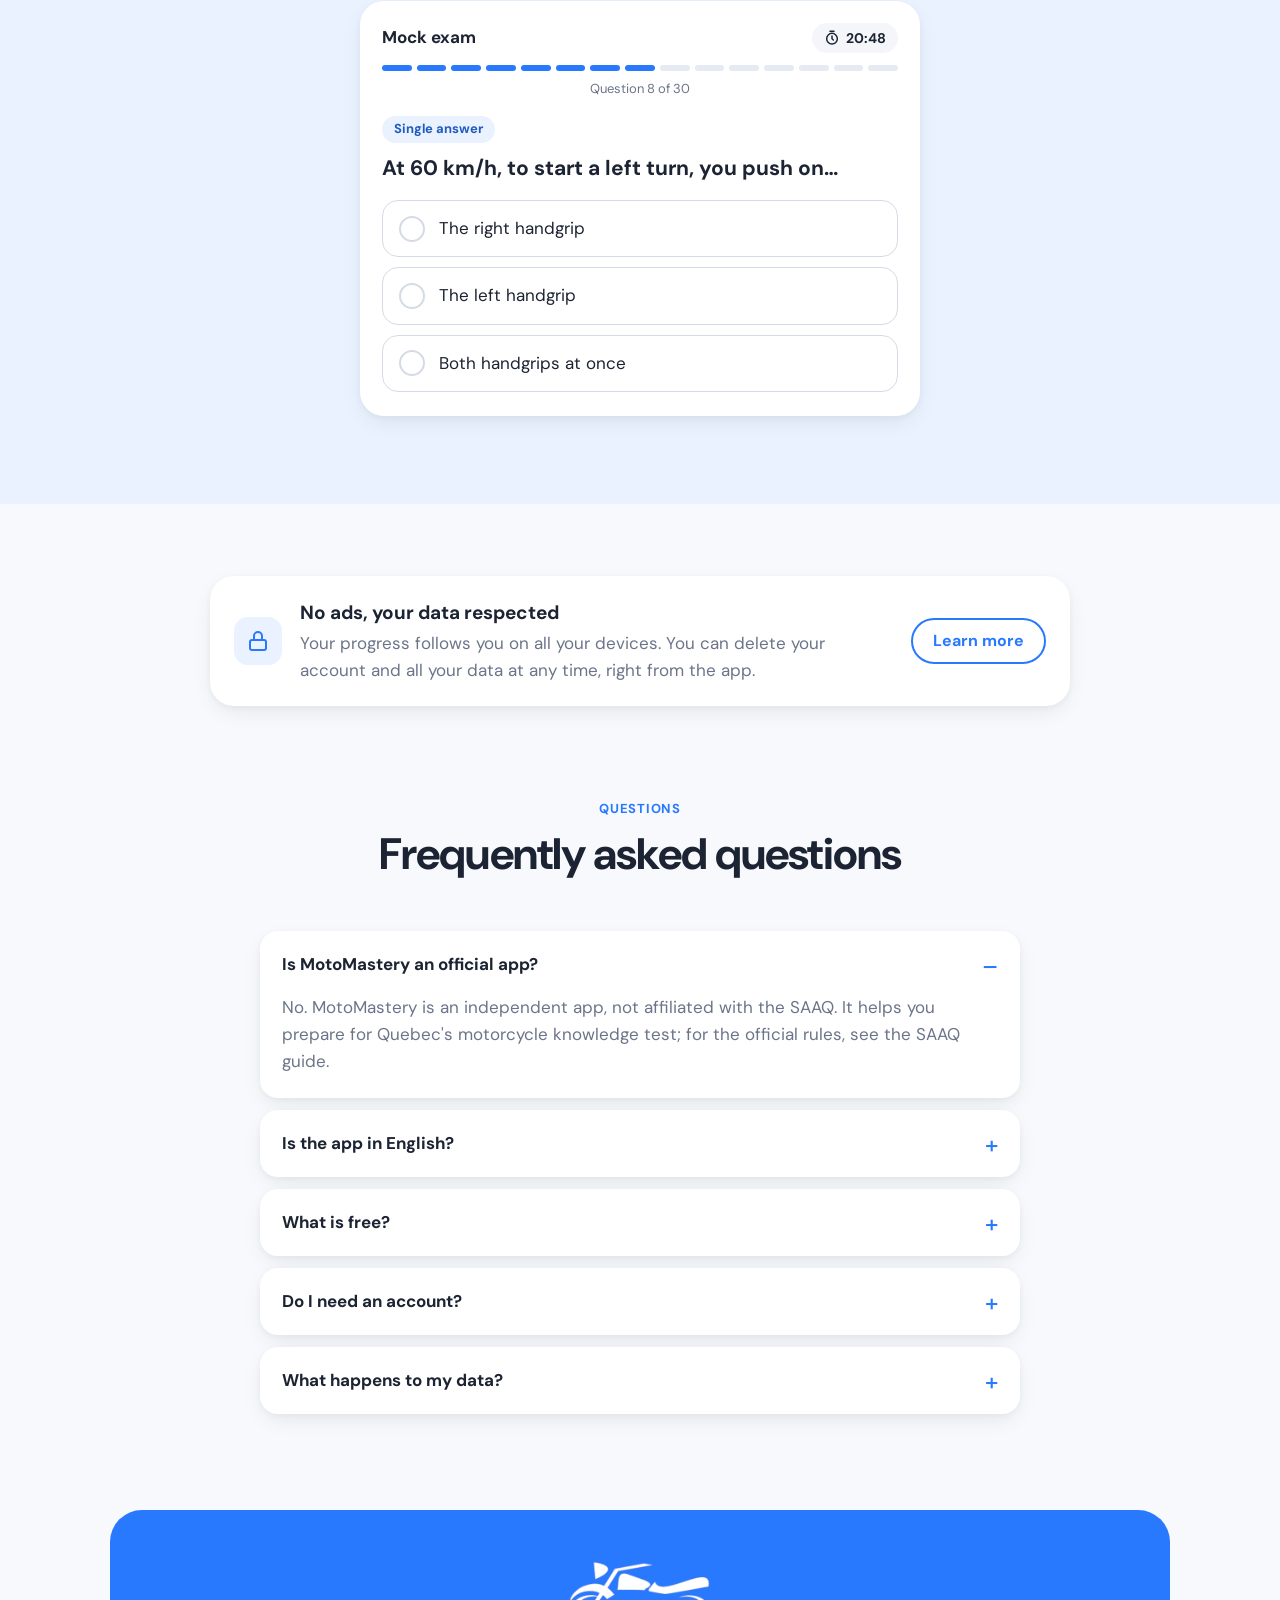
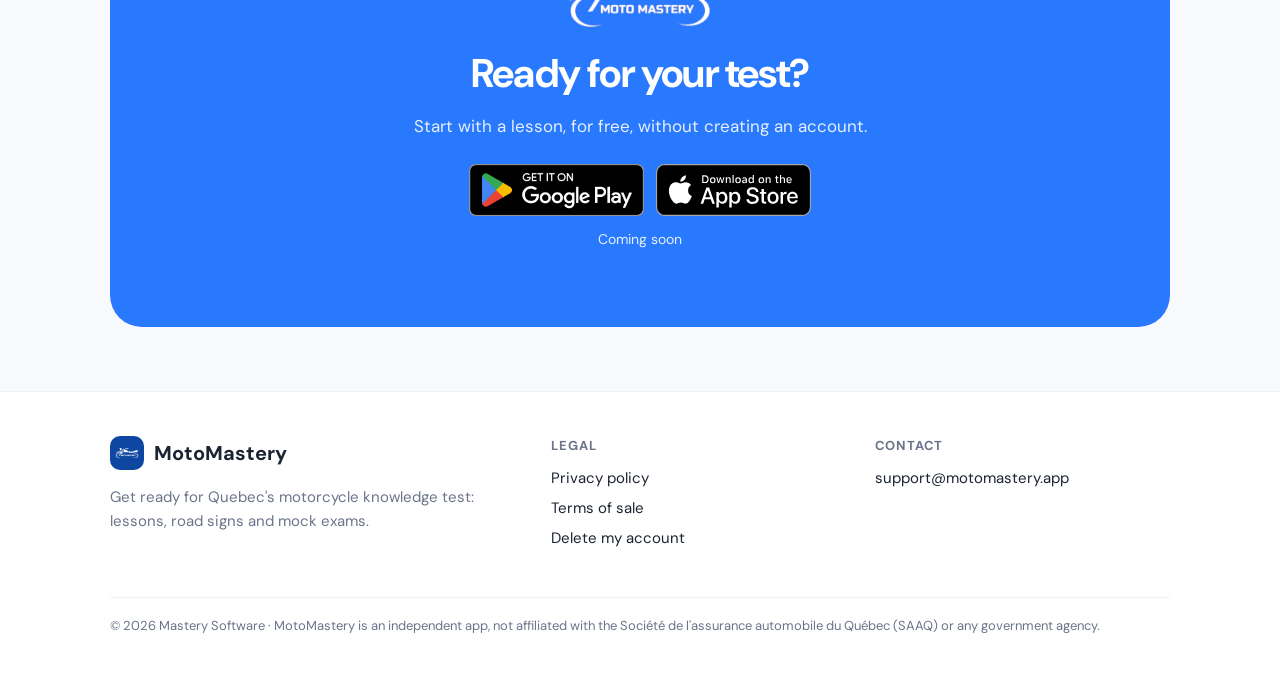
<file: docs/en/index.html>
<!doctype html>
<html lang="en">
<head>
<meta charset="utf-8">
<meta name="viewport" content="width=device-width, initial-scale=1">
<title>MotoMastery – Get your Quebec motorcycle licence</title>
<meta name="description" content="Complete lessons, 204 road signs and mock exams for Quebec's motorcycle knowledge test. No ads, no subscription. Lessons and exams in French.">
<meta name="theme-color" content="#2979ff">
<link rel="canonical" href="https://motomastery.app/en/">
<link rel="icon" type="image/png" sizes="32x32" href="../site/favicon-32.png">
<link rel="apple-touch-icon" href="../site/apple-touch-icon.png">
<meta property="og:type" content="website">
<meta property="og:site_name" content="MotoMastery">
<meta property="og:title" content="MotoMastery – Get your Quebec motorcycle licence">
<meta property="og:description" content="Complete lessons, 204 road signs and mock exams for Quebec's motorcycle knowledge test. No ads, no subscription. Lessons and exams in French.">
<meta property="og:url" content="https://motomastery.app/en/">
<meta property="og:image" content="https://motomastery.app/site/og.png">
<meta name="twitter:card" content="summary_large_image">
<link rel="preconnect" href="https://fonts.googleapis.com">
<link rel="preconnect" href="https://fonts.gstatic.com" crossorigin>
<link href="https://fonts.googleapis.com/css2?family=DM+Sans:opsz,wght@9..40,400;9..40,500;9..40,700;9..40,800&display=swap" rel="stylesheet">
<link rel="stylesheet" href="../site/style.css?v=11f2fe8f">
</head>
<body>
<header class="nav home">
  <div class="wrap">
    <a class="brand-logo" href="../en/"><img src="../site/logo-white.png" alt="MotoMastery" width="334" height="154"></a>
    <nav class="links">
      <a class="hide-sm" href="../en/#parcours">The route</a>
      <a class="hide-sm" href="../en/#panneaux">Road signs</a>
      <a class="hide-sm" href="../en/#premium">Premium</a>
      <a class="hide-sm" href="../en/#faq">Questions</a>
      <a class="cta" href="../en/#telecharger">Get the app</a>
      <a class="lang" href="../" hreflang="fr">FR</a>
    </nav>
  </div>
</header>

<section class="hero">
  <div class="wrap">
    <div class="copy">
      <img class="logo" src="../site/logo-white.png" alt="MotoMastery" width="334" height="154">
      <p class="hello">Motorcycle licence · Quebec</p>
      <h1>Your motorcycle licence, well prepared.</h1>
      <p class="lead">Complete lessons, road signs and mock exams for Quebec's motorcycle knowledge test. Lessons and exams are in French.</p>
      <ul class="promises">
        <li class="gold"><svg viewBox="0 0 24 24" width="18" height="18" fill="none" stroke="currentColor" stroke-width="2.2" stroke-linecap="round" stroke-linejoin="round" aria-hidden="true"><circle cx="12" cy="12" r="9"/><path d="M5.6 5.6l12.8 12.8"/></svg>No ads</li><li><svg viewBox="0 0 24 24" width="18" height="18" fill="none" stroke="currentColor" stroke-width="2.2" stroke-linecap="round" stroke-linejoin="round" aria-hidden="true"><rect x="3" y="6" width="18" height="13" rx="2"/><path d="M3 10.5h18M7 15h4"/></svg>No subscription</li><li><svg viewBox="0 0 24 24" width="18" height="18" fill="none" stroke="currentColor" stroke-width="2.2" stroke-linecap="round" stroke-linejoin="round" aria-hidden="true"><circle cx="12" cy="8" r="4"/><path d="M4 21a8 8 0 0 1 16 0"/></svg>Try without an account</li>
      </ul>
      <div class="stores"><div class="badges"><img src="../site/google-play-en.png" alt="Get it on Google Play" width="564" height="168"><img src="../site/app-store-en.svg" alt="Download on the App Store" width="120" height="40"></div>
        <p class="soon-line">Coming soon to Google Play and the App Store</p></div>
    </div>
    <div class="visual">
      <div class="signs" aria-hidden="true">
        <div class="sign s1"><img src="../site/signs/P-70-2.png" alt=""></div>
        <div class="sign s2"><img src="../site/signs/D-310-2.png" alt=""></div>
        <div class="sign s3"><img src="../site/signs/P-10.png" alt=""></div>
      </div>
      <div class="phone"><img src="../site/01-accueil.webp" alt="MotoMastery home screen" width="540" height="1054"></div>
    </div>
  </div>
</section>

<div class="wrap">
  <div class="card stats">
    <div><b>12</b><span>modules</span></div>
    <div><b>109</b><span>illustrated lessons</span></div>
    <div><b>204</b><span>road signs</span></div>
    <div><b>0</b><span>ads</span></div>
  </div>
</div>

<section>
  <div class="wrap">
    <div class="head first">
      <span class="label">Made for motorcycles</span>
      <h2>Everything is about riding</h2>
      <p>Gear, handling, lines, braking and grip, explained from the rider's point of view.</p>
    </div>
    <div class="moto">
      <div class="card"><span class="tile"><svg viewBox="0 0 24 24" width="24" height="24" fill="none" stroke="currentColor" stroke-width="2" stroke-linecap="round" stroke-linejoin="round" aria-hidden="true"><circle cx="5.5" cy="16.5" r="3.5"/><circle cx="18.5" cy="16.5" r="3.5"/><path d="M5.5 16.5 9 9h5l4.5 7.5M14 9l-1.5-3H10"/></svg></span><div><strong>Quebec's rules</strong><span class="t">The Highway Safety Code and road signs, for motorcyclists.</span></div></div>
      <div class="card"><span class="tile amber"><svg viewBox="0 0 24 24" width="24" height="24" fill="none" stroke="currentColor" stroke-width="2" stroke-linecap="round" stroke-linejoin="round" aria-hidden="true"><path d="M3 12a9 9 0 1 0 9-9"/><path d="M3 4v5h5"/></svg></span><div><strong>Review what matters</strong><span class="t">Every day, 10 questions picked from your mistakes.</span></div></div>
      <div class="card"><span class="tile green"><svg viewBox="0 0 24 24" width="24" height="24" fill="none" stroke="currentColor" stroke-width="2" stroke-linecap="round" stroke-linejoin="round" aria-hidden="true"><circle cx="12" cy="8" r="4"/><path d="M4 21a8 8 0 0 1 16 0"/></svg></span><div><strong>Try without an account</strong><span class="t">Start right away; create your account later to keep your progress.</span></div></div>
    </div>
  </div>
</section>

<section id="parcours">
  <div class="wrap">
    <div class="head">
      <span class="label">The route</span>
      <h2>Three stages to the test</h2>
      <p>Learn, check what you know, then practise in real exam conditions.</p>
    </div>

    <article class="step">
      <div class="card">
        <div class="top"><span class="label">Stage 1</span><span>1 / 3</span></div>
        <h3>Learn</h3>
        <p>12 modules and 109 short illustrated lessons, from your first ride to advanced riding.</p>
        <div class="segments" aria-hidden="true"><i class="on"></i><i></i><i></i></div>
        <div class="row"><span class="tile"><svg viewBox="0 0 24 24" width="24" height="24" fill="none" stroke="currentColor" stroke-width="2" stroke-linecap="round" stroke-linejoin="round" aria-hidden="true"><path d="M2 4h6a4 4 0 0 1 4 4v12a3 3 0 0 0-3-3H2z"/><path d="M22 4h-6a4 4 0 0 0-4 4v12a3 3 0 0 1 3-3h7z"/></svg></span><div><strong>Complete lessons</strong><span>Gear, mechanics, basic techniques, traffic, weather and emergencies, highways, riding skills and regulations.</span></div></div>
        <div class="row"><span class="tile amber"><svg viewBox="0 0 24 24" width="24" height="24" fill="none" stroke="currentColor" stroke-width="2" stroke-linecap="round" stroke-linejoin="round" aria-hidden="true"><path d="M11 5 6 9H3v6h3l5 4z"/><path d="M15.5 8.5a5 5 0 0 1 0 7M18.5 5.5a9 9 0 0 1 0 13"/></svg></span><div><strong>Read or listen</strong><span>Every lesson can be read aloud, for another way to review.</span></div></div>
      </div>
      <figure><img src="../site/02-lecon.webp" alt="An illustrated lesson in the app" width="540" height="1054" loading="lazy"></figure>
    </article>

    <article class="step">
      <div class="card">
        <div class="top"><span class="label">Stage 2</span><span>2 / 3</span></div>
        <h3>Check</h3>
        <p>A quiz at the end of lessons and modules, and a daily review of your mistakes.</p>
        <div class="segments" aria-hidden="true"><i class="on"></i><i class="on"></i><i></i></div>
        <div class="row"><span class="tile green"><svg viewBox="0 0 24 24" width="24" height="24" fill="none" stroke="currentColor" stroke-width="2" stroke-linecap="round" stroke-linejoin="round" aria-hidden="true"><circle cx="12" cy="12" r="9"/><path d="m8 12 3 3 5-6"/></svg></span><div><strong>Explained quizzes</strong><span>You know right away why an answer is the right one.</span></div></div>
        <div class="row"><span class="tile purple"><svg viewBox="0 0 24 24" width="24" height="24" fill="none" stroke="currentColor" stroke-width="2" stroke-linecap="round" stroke-linejoin="round" aria-hidden="true"><path d="M6 3h12v18l-6-4-6 4z"/></svg></span><div><strong>To review</strong><span>A mistake goes away once you get it right twice in a row.</span></div></div>
      </div>
      <figure><img src="../site/07-a-revoir.webp" alt="The daily review in the app" width="540" height="1054" loading="lazy"></figure>
    </article>

    <article class="step">
      <div class="card">
        <div class="top"><span class="label">Stage 3</span><span>3 / 3</span></div>
        <h3>Practise</h3>
        <p>9 unlimited topic exams and timed mock exams, with different questions each time.</p>
        <div class="segments" aria-hidden="true"><i class="on"></i><i class="on"></i><i class="on"></i></div>
        <div class="row"><span class="tile"><svg viewBox="0 0 24 24" width="24" height="24" fill="none" stroke="currentColor" stroke-width="2" stroke-linecap="round" stroke-linejoin="round" aria-hidden="true"><rect x="5" y="3" width="14" height="18" rx="2"/><path d="M9 8h6M9 12h6M9 16h4"/></svg></span><div><strong>Your weak spots</strong><span>Your score by question family, so you know what to review.</span></div></div>
        <div class="row"><span class="tile amber"><svg viewBox="0 0 24 24" width="24" height="24" fill="none" stroke="currentColor" stroke-width="2" stroke-linecap="round" stroke-linejoin="round" aria-hidden="true"><path d="M12 22c4 0 7-3 7-7 0-4-3-6-4-10-2 2-3 4-3 6-1-1-2-2-2-4-2 2-5 5-5 8 0 4 3 7 7 7z"/></svg></span><div><strong>Stay motivated</strong><span>Progress by module, study streaks and reminders you can turn off.</span></div></div>
      </div>
      <figure><img src="../site/06-examens.webp" alt="The exams in the app" width="540" height="1054" loading="lazy"></figure>
    </article>

  </div>
</section>

<section id="panneaux">
  <div class="wrap">
    <div class="head">
      <span class="label">Road signs</span>
      <h2>204 road signs to know</h2>
      <p>What every Quebec road sign means, and what to remember on a motorcycle.</p>
    </div>
    <div class="signs-grid">
      <div class="card">
        <h3>Learn them by heart</h3>
        <p>Signs you miss come back until you know them.</p>
        <div class="row"><span class="tile"><svg viewBox="0 0 24 24" width="24" height="24" fill="none" stroke="currentColor" stroke-width="2" stroke-linecap="round" stroke-linejoin="round" aria-hidden="true"><circle cx="11" cy="11" r="7"/><path d="m20 20-3.5-3.5"/></svg></span><div><strong>The directory</strong><span>204 signs, by family, with search.</span></div></div>
        <div class="row"><span class="tile purple"><svg viewBox="0 0 24 24" width="24" height="24" fill="none" stroke="currentColor" stroke-width="2" stroke-linecap="round" stroke-linejoin="round" aria-hidden="true"><rect x="3" y="6" width="13" height="15" rx="2"/><path d="M8 3h11a2 2 0 0 1 2 2v12"/></svg></span><div><strong>Flashcards</strong><span>Flip the card, say whether you knew it.</span></div></div>
        <div class="row"><span class="tile green"><svg viewBox="0 0 24 24" width="24" height="24" fill="none" stroke="currentColor" stroke-width="2" stroke-linecap="round" stroke-linejoin="round" aria-hidden="true"><circle cx="12" cy="12" r="9"/><path d="M9.5 9a2.5 2.5 0 1 1 3 2.5c-.5.2-.5.6-.5 1.5M12 17h.01"/></svg></span><div><strong>408 sign questions</strong><span>To check that you recognise them, plus a sign of the day on the home screen.</span></div></div>
      </div>
      <figure><img src="../site/03-panneaux.webp" alt="The road sign directory" width="540" height="1054" loading="lazy"></figure>
      <figure class="low"><img src="../site/04-carte-eclair.webp" alt="A road sign flashcard" width="540" height="1054" loading="lazy"></figure>
    </div>
  </div>
</section>

<section id="premium">
  <div class="wrap">
    <div class="head">
      <span class="label">Free or Premium</span>
      <h2>Premium, one purchase</h2>
      <p>No subscription. Lessons, topic exams and the road sign directory stay free.</p>
    </div>
    <div class="plans">
      <div class="card plan">
        <span class="tag">Free</span>
        <h3>To learn well</h3>
        <p class="sub">No ads, no credit card.</p>
        <ul>
          <li>12 modules and 109 lessons, with their quizzes</li>
          <li>9 unlimited topic exams</li>
          <li>The 204-sign directory and the must-know flashcards</li>
          <li>Mock exams: 3 to start, then 1 a day</li>
          <li>A review of your mistakes</li>
        </ul>
      </div>
      <div class="card plan premium">
        <span class="tag">Premium</span>
        <h3>To aim for success</h3>
        <p class="sub">One purchase, no subscription.</p>
        <ul>
          <li>A bank of exclusive questions</li>
          <li>Unlimited mock exams</li>
          <li>Three road sign exams</li>
          <li>A targeted review of your weak spots</li>
          <li>Flashcards for every road sign family</li>
        </ul>
      </div>
    </div>
  </div>
</section>

<section class="try" id="essai">
  <div class="wrap">
    <div class="head">
      <span class="label">Try it</span>
      <h2>One question, right now</h2>
      <p>Taken from our mock exams (in French in the app). Pick your answer.</p>
    </div>
    <div class="card quiz sheet" data-answer="1">
      <div class="bar-top"><span>Mock exam</span><span class="timer"><svg viewBox="0 0 24 24" width="16" height="16" fill="none" stroke="currentColor" stroke-width="2.2" stroke-linecap="round" aria-hidden="true"><circle cx="12" cy="13" r="8"/><path d="M12 9v4l2 2M9 2h6"/></svg>20:48</span></div>
      <div class="segments" aria-hidden="true"><i class="on"></i><i class="on"></i><i class="on"></i><i class="on"></i><i class="on"></i><i class="on"></i><i class="on"></i><i class="on"></i><i></i><i></i><i></i><i></i><i></i><i></i><i></i></div>
      <p class="count">Question 8 of 30</p>
      <span class="tag">Single answer</span>
      <p class="q">At 60 km/h, to start a left turn, you push on…</p>
      <div class="opts">
        <button type="button">The right handgrip</button>
        <button type="button">The left handgrip</button>
        <button type="button">Both handgrips at once</button>
      </div>
      <p class="why" hidden aria-live="polite"><strong data-ok="Correct." data-ko="Wrong answer."></strong>Above about 25 km/h, you countersteer: pushing the left handgrip leans the motorcycle to the left.</p>
    </div>
  </div>
</section>

<div class="wrap">
  <div class="card data">
    <span class="tile"><svg viewBox="0 0 24 24" width="24" height="24" fill="none" stroke="currentColor" stroke-width="2" stroke-linecap="round" stroke-linejoin="round" aria-hidden="true"><rect x="4" y="11" width="16" height="10" rx="2"/><path d="M8 11V7a4 4 0 0 1 8 0v4"/></svg></span>
    <div><strong>No ads, your data respected</strong><p>Your progress follows you on all your devices. You can delete your account and all your data at any time, right from the app.</p></div>
    <a class="pill pill-outline" href="../privacy/en/">Learn more</a>
  </div>
</div>

<section id="faq">
  <div class="wrap">
    <div class="head">
      <span class="label">Questions</span>
      <h2>Frequently asked questions</h2>
    </div>
    <div class="faq">
      <details open><summary>Is MotoMastery an official app?</summary><p>No. MotoMastery is an independent app, not affiliated with the SAAQ. It helps you prepare for Quebec's motorcycle knowledge test; for the official rules, see the SAAQ guide.</p></details>
      <details><summary>Is the app in English?</summary><p>No. The app, its lessons and its exams are in French for now. An English version may come later.</p></details>
      <details><summary>What is free?</summary><p>The 12 modules and their lessons, the 9 topic exams, the 204-sign directory and mock exams. Premium adds exclusive questions, unlimited mock exams and targeted review, as one purchase with no subscription.</p></details>
      <details><summary>Do I need an account?</summary><p>Not to start: you can try the app without an account. A free account keeps your progress and brings it to all your devices.</p></details>
      <details><summary>What happens to my data?</summary><p>No ads. You can delete your account and all your data at any time, right from the app.</p></details>
    </div>
  </div>
</section>

<section class="final" id="telecharger">
  <div class="wrap">
    <img class="final-logo" src="../site/logo-white.png" alt="" width="334" height="154">
    <h2>Ready for your test?</h2>
    <p>Start with a lesson, for free, without creating an account.</p>
    <div class="badges"><img src="../site/google-play-en.png" alt="Get it on Google Play" width="564" height="168"><img src="../site/app-store-en.svg" alt="Download on the App Store" width="120" height="40"></div>
    <p class="soon-line">Coming soon</p>
  </div>
</section>

<footer class="site">
  <div class="wrap">
    <div>
      <a class="brand" href="../en/"><img src="../site/icon-192.png" alt="" width="34" height="34">MotoMastery</a>
      <p class="about">Get ready for Quebec's motorcycle knowledge test: lessons, road signs and mock exams.</p>
    </div>
    <div>
      <h4>Legal</h4>
      <ul>
        <li><a href="../privacy/en/">Privacy policy</a></li>
        <li><a href="../terms/en/">Terms of sale</a></li>
        <li><a href="../delete-account/en/">Delete my account</a></li>
      </ul>
    </div>
    <div>
      <h4>Contact</h4>
      <ul><li><a href="mailto:support@motomastery.app">support@motomastery.app</a></li></ul>
    </div>
    <p class="legal">© 2026 Mastery Software · MotoMastery is an independent app, not affiliated with the Société de l'assurance automobile du Québec (SAAQ) or any government agency.</p>
  </div>
</footer>
<script src="../site/quiz.js?v=fa31f7c6" defer></script>
</body>
</html>
</file>
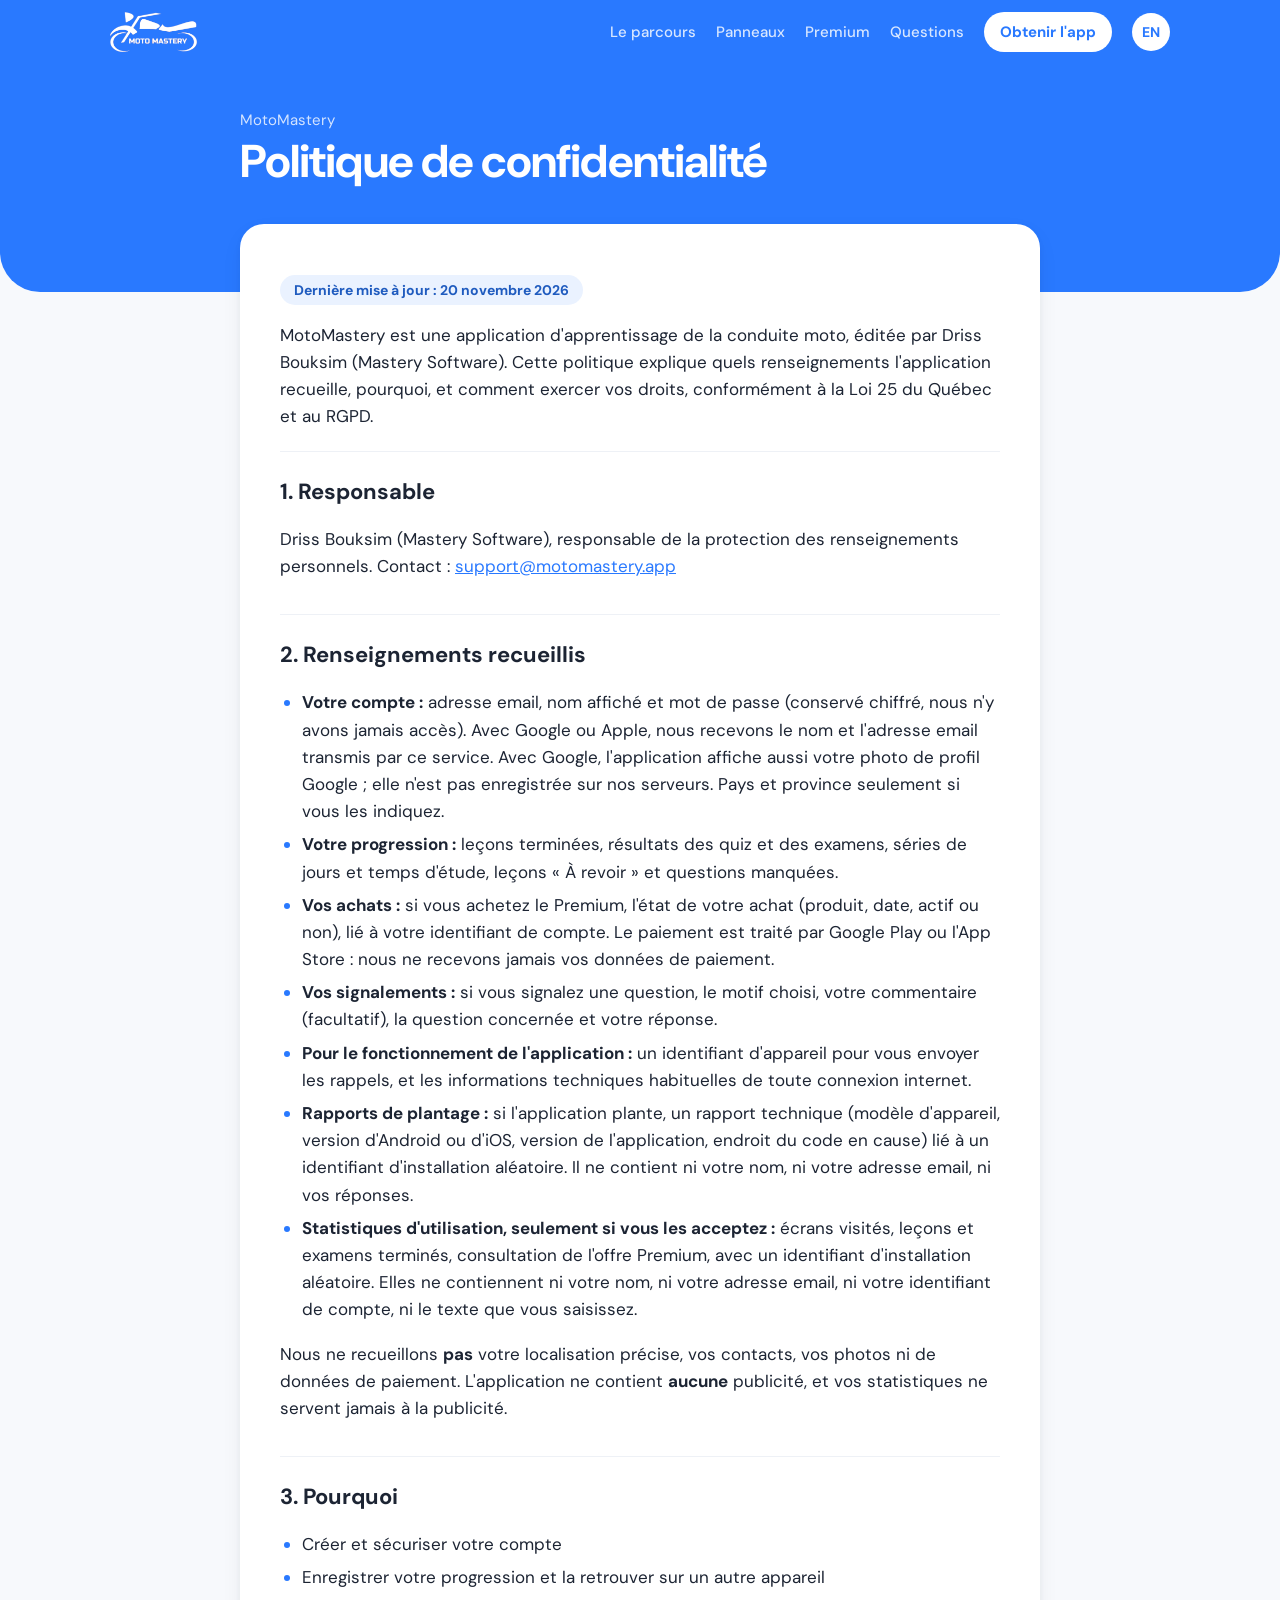
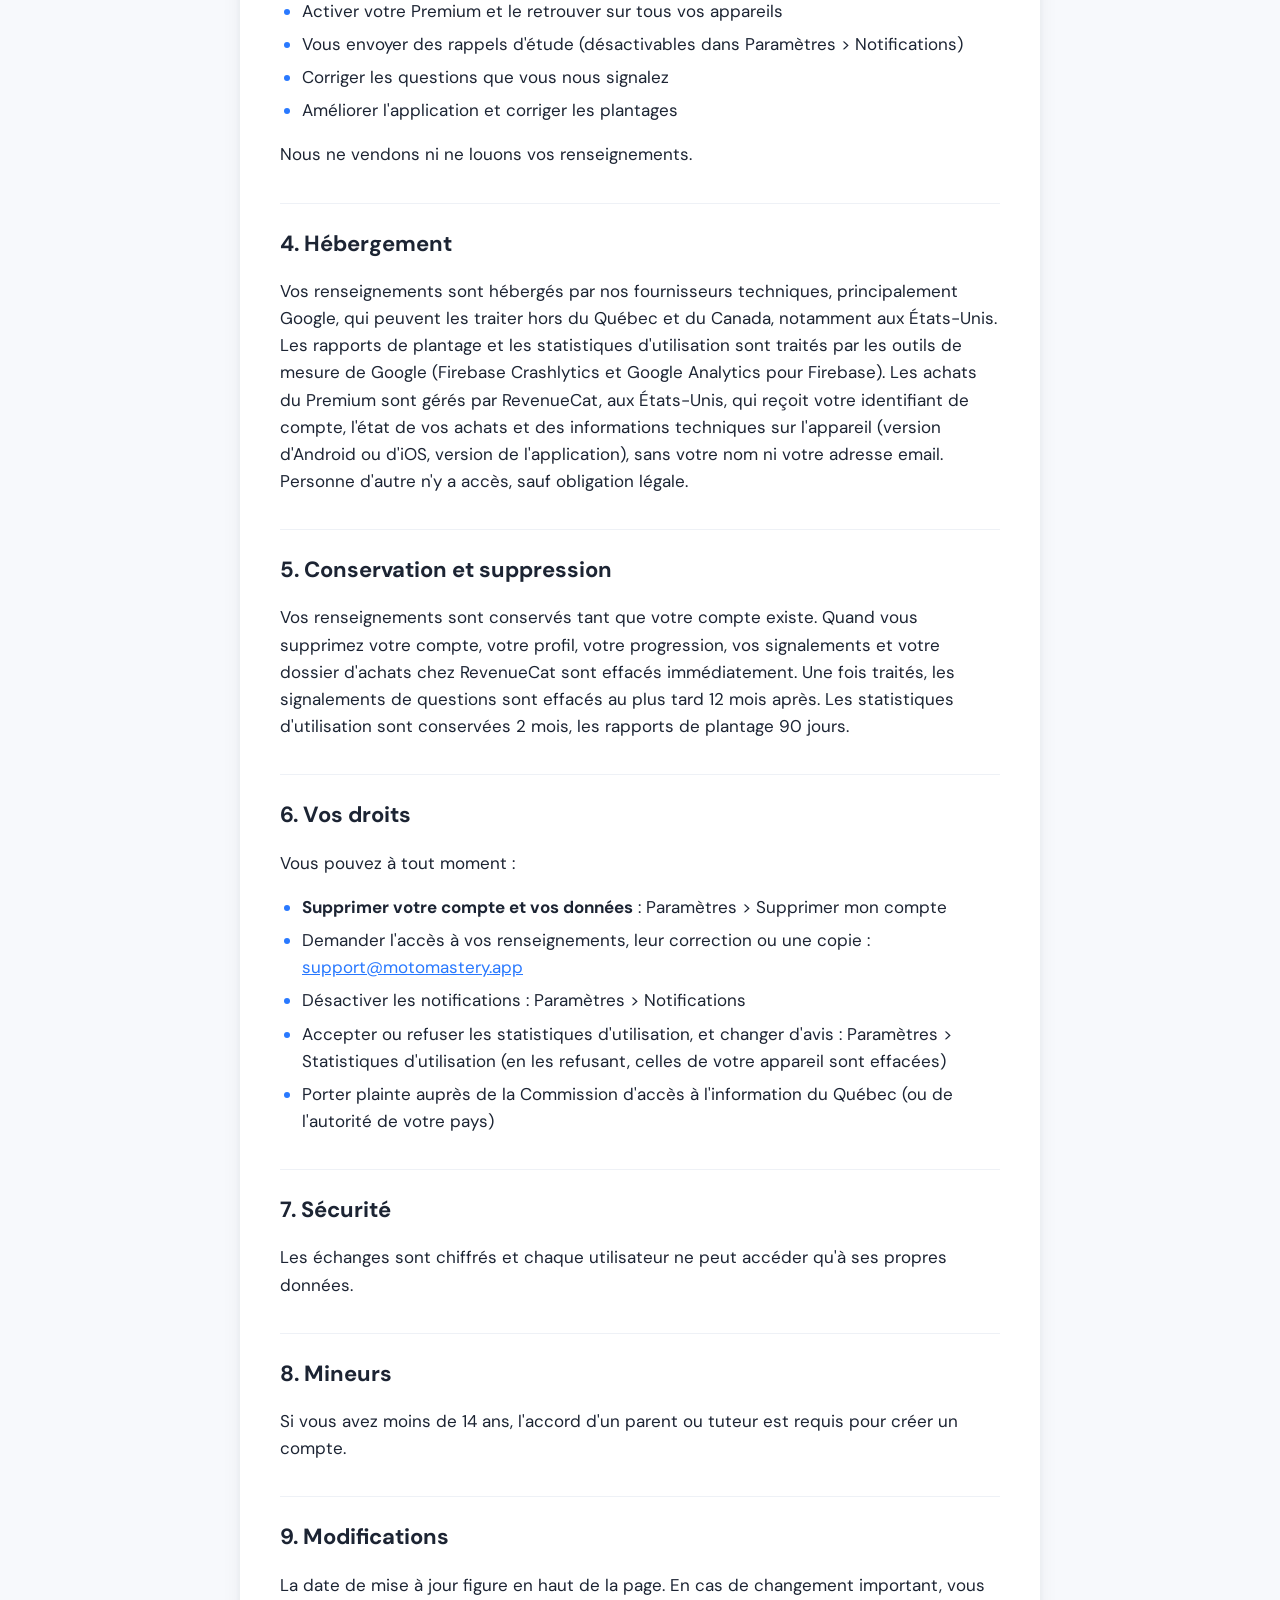
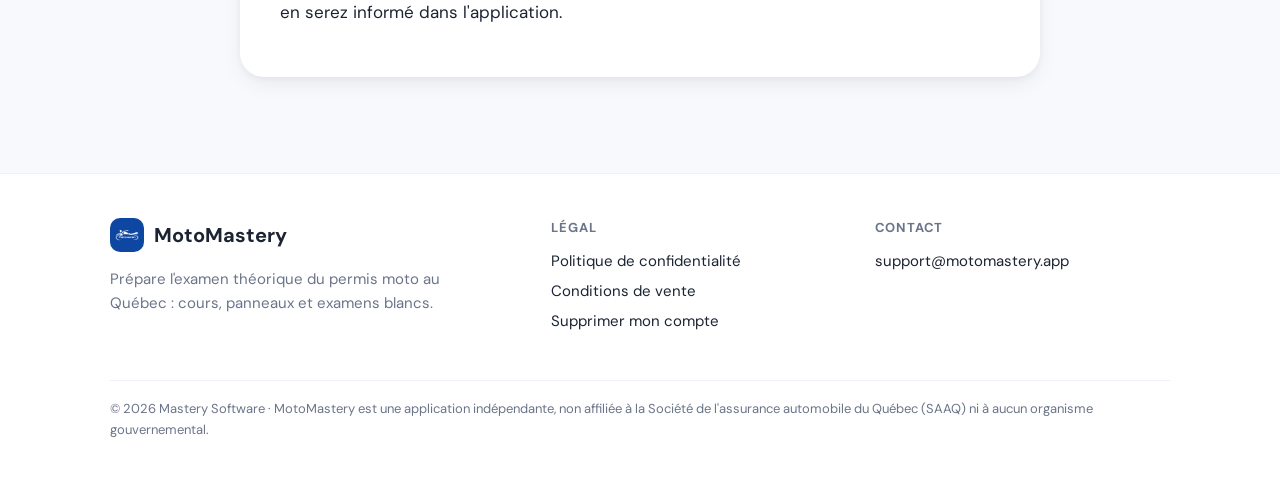
<file: docs/privacy/index.html>
<!doctype html>
<html lang="fr">
<head>
<meta charset="utf-8">
<meta name="viewport" content="width=device-width, initial-scale=1">
<title>Politique de confidentialité – MotoMastery</title>
<meta name="description" content="Quels renseignements MotoMastery recueille, pourquoi, et comment exercer vos droits.">
<meta name="theme-color" content="#2979ff">
<link rel="canonical" href="https://motomastery.app/privacy/">
<link rel="icon" type="image/png" sizes="32x32" href="../site/favicon-32.png">
<link rel="apple-touch-icon" href="../site/apple-touch-icon.png">
<meta property="og:type" content="website">
<meta property="og:site_name" content="MotoMastery">
<meta property="og:title" content="Politique de confidentialité – MotoMastery">
<meta property="og:description" content="Quels renseignements MotoMastery recueille, pourquoi, et comment exercer vos droits.">
<meta property="og:url" content="https://motomastery.app/privacy/">
<meta property="og:image" content="https://motomastery.app/site/og.png">
<meta name="twitter:card" content="summary_large_image">
<link rel="preconnect" href="https://fonts.googleapis.com">
<link rel="preconnect" href="https://fonts.gstatic.com" crossorigin>
<link href="https://fonts.googleapis.com/css2?family=DM+Sans:opsz,wght@9..40,400;9..40,500;9..40,700;9..40,800&display=swap" rel="stylesheet">
<link rel="stylesheet" href="../site/style.css?v=11f2fe8f">
</head>
<body>
<header class="nav">
  <div class="wrap">
    <a class="brand-logo" href="../"><img src="../site/logo-white.png" alt="MotoMastery" width="334" height="154"></a>
    <nav class="links">
      <a class="hide-sm" href="../#parcours">Le parcours</a>
      <a class="hide-sm" href="../#panneaux">Panneaux</a>
      <a class="hide-sm" href="../#premium">Premium</a>
      <a class="hide-sm" href="../#faq">Questions</a>
      <a class="cta" href="../#telecharger">Obtenir l'app</a>
      <a class="lang" href="en/" hreflang="en">EN</a>
    </nav>
  </div>
</header>

<div class="doc-head"><div class="wrap"><div class="kicker">MotoMastery</div><h1>Politique de confidentialité</h1></div></div>
<main class="doc"><article class="paper">
<h1>Politique de confidentialité de MotoMastery</h1>
<p><em>Dernière mise à jour : 20 novembre 2026</em></p>
<p>MotoMastery est une application d'apprentissage de la conduite moto, éditée par Driss Bouksim (Mastery Software). Cette politique explique quels renseignements l'application recueille, pourquoi, et comment exercer vos droits, conformément à la Loi 25 du Québec et au RGPD.</p>
<h2>1. Responsable</h2>
<p>Driss Bouksim (Mastery Software), responsable de la protection des renseignements personnels. Contact : <a href="mailto:support@motomastery.app">support@motomastery.app</a></p>
<h2>2. Renseignements recueillis</h2>
<ul>
<li><strong>Votre compte :</strong> adresse email, nom affiché et mot de passe (conservé chiffré, nous n'y avons jamais accès). Avec Google ou Apple, nous recevons le nom et l'adresse email transmis par ce service. Avec Google, l'application affiche aussi votre photo de profil Google ; elle n'est pas enregistrée sur nos serveurs. Pays et province seulement si vous les indiquez.</li>
<li><strong>Votre progression :</strong> leçons terminées, résultats des quiz et des examens, séries de jours et temps d'étude, leçons « À revoir » et questions manquées.</li>
<li><strong>Vos achats :</strong> si vous achetez le Premium, l'état de votre achat (produit, date, actif ou non), lié à votre identifiant de compte. Le paiement est traité par Google Play ou l'App Store : nous ne recevons jamais vos données de paiement.</li>
<li><strong>Vos signalements :</strong> si vous signalez une question, le motif choisi, votre commentaire (facultatif), la question concernée et votre réponse.</li>
<li><strong>Pour le fonctionnement de l'application :</strong> un identifiant d'appareil pour vous envoyer les rappels, et les informations techniques habituelles de toute connexion internet.</li>
<li><strong>Rapports de plantage :</strong> si l'application plante, un rapport technique (modèle d'appareil, version d'Android ou d'iOS, version de l'application, endroit du code en cause) lié à un identifiant d'installation aléatoire. Il ne contient ni votre nom, ni votre adresse email, ni vos réponses.</li>
<li><strong>Statistiques d'utilisation, seulement si vous les acceptez :</strong> écrans visités, leçons et examens terminés, consultation de l'offre Premium, avec un identifiant d'installation aléatoire. Elles ne contiennent ni votre nom, ni votre adresse email, ni votre identifiant de compte, ni le texte que vous saisissez.</li>
</ul>
<p>Nous ne recueillons <strong>pas</strong> votre localisation précise, vos contacts, vos photos ni de données de paiement. L'application ne contient <strong>aucune</strong> publicité, et vos statistiques ne servent jamais à la publicité.</p>
<h2>3. Pourquoi</h2>
<ul>
<li>Créer et sécuriser votre compte</li>
<li>Enregistrer votre progression et la retrouver sur un autre appareil</li>
<li>Activer votre Premium et le retrouver sur tous vos appareils</li>
<li>Vous envoyer des rappels d'étude (désactivables dans Paramètres &gt; Notifications)</li>
<li>Corriger les questions que vous nous signalez</li>
<li>Améliorer l'application et corriger les plantages</li>
</ul>
<p>Nous ne vendons ni ne louons vos renseignements.</p>
<h2>4. Hébergement</h2>
<p>Vos renseignements sont hébergés par nos fournisseurs techniques, principalement Google, qui peuvent les traiter hors du Québec et du Canada, notamment aux États-Unis. Les rapports de plantage et les statistiques d'utilisation sont traités par les outils de mesure de Google (Firebase Crashlytics et Google Analytics pour Firebase). Les achats du Premium sont gérés par RevenueCat, aux États-Unis, qui reçoit votre identifiant de compte, l'état de vos achats et des informations techniques sur l'appareil (version d'Android ou d'iOS, version de l'application), sans votre nom ni votre adresse email. Personne d'autre n'y a accès, sauf obligation légale.</p>
<h2>5. Conservation et suppression</h2>
<p>Vos renseignements sont conservés tant que votre compte existe. Quand vous supprimez votre compte, votre profil, votre progression, vos signalements et votre dossier d'achats chez RevenueCat sont effacés immédiatement. Une fois traités, les signalements de questions sont effacés au plus tard 12 mois après. Les statistiques d'utilisation sont conservées 2 mois, les rapports de plantage 90 jours.</p>
<h2>6. Vos droits</h2>
<p>Vous pouvez à tout moment :</p>
<ul>
<li><strong>Supprimer votre compte et vos données</strong> : Paramètres &gt; Supprimer mon compte</li>
<li>Demander l'accès à vos renseignements, leur correction ou une copie : <a href="mailto:support@motomastery.app">support@motomastery.app</a></li>
<li>Désactiver les notifications : Paramètres &gt; Notifications</li>
<li>Accepter ou refuser les statistiques d'utilisation, et changer d'avis : Paramètres &gt; Statistiques d'utilisation (en les refusant, celles de votre appareil sont effacées)</li>
<li>Porter plainte auprès de la Commission d'accès à l'information du Québec (ou de l'autorité de votre pays)</li>
</ul>
<h2>7. Sécurité</h2>
<p>Les échanges sont chiffrés et chaque utilisateur ne peut accéder qu'à ses propres données.</p>
<h2>8. Mineurs</h2>
<p>Si vous avez moins de 14 ans, l'accord d'un parent ou tuteur est requis pour créer un compte.</p>
<h2>9. Modifications</h2>
<p>La date de mise à jour figure en haut de la page. En cas de changement important, vous en serez informé dans l'application.</p>
</article></main>
<footer class="site">
  <div class="wrap">
    <div>
      <a class="brand" href="../"><img src="../site/icon-192.png" alt="" width="34" height="34">MotoMastery</a>
      <p class="about">Prépare l'examen théorique du permis moto au Québec : cours, panneaux et examens blancs.</p>
    </div>
    <div>
      <h4>Légal</h4>
      <ul>
        <li><a href="../privacy/">Politique de confidentialité</a></li>
        <li><a href="../terms/">Conditions de vente</a></li>
        <li><a href="../delete-account/">Supprimer mon compte</a></li>
      </ul>
    </div>
    <div>
      <h4>Contact</h4>
      <ul><li><a href="mailto:support@motomastery.app">support@motomastery.app</a></li></ul>
    </div>
    <p class="legal">© 2026 Mastery Software · MotoMastery est une application indépendante, non affiliée à la Société de l'assurance automobile du Québec (SAAQ) ni à aucun organisme gouvernemental.</p>
  </div>
</footer>
</body>
</html>
</file>
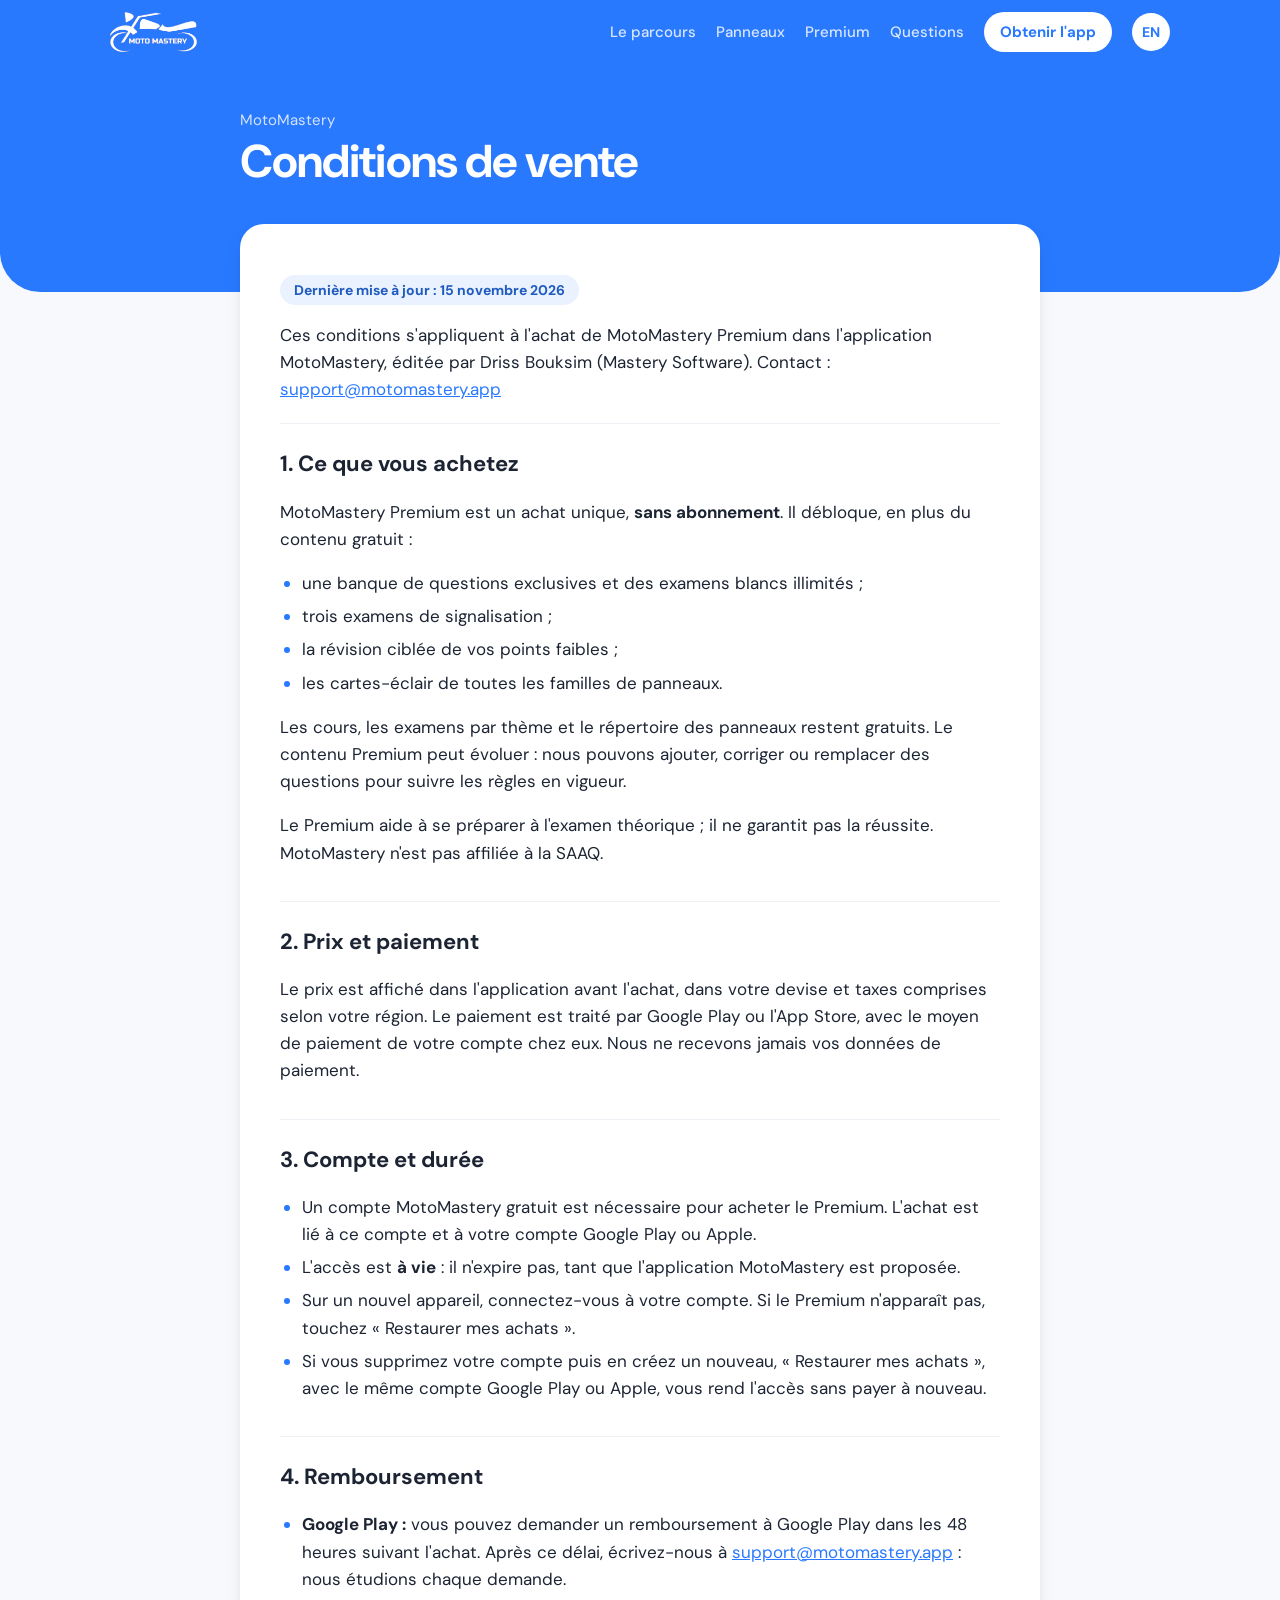
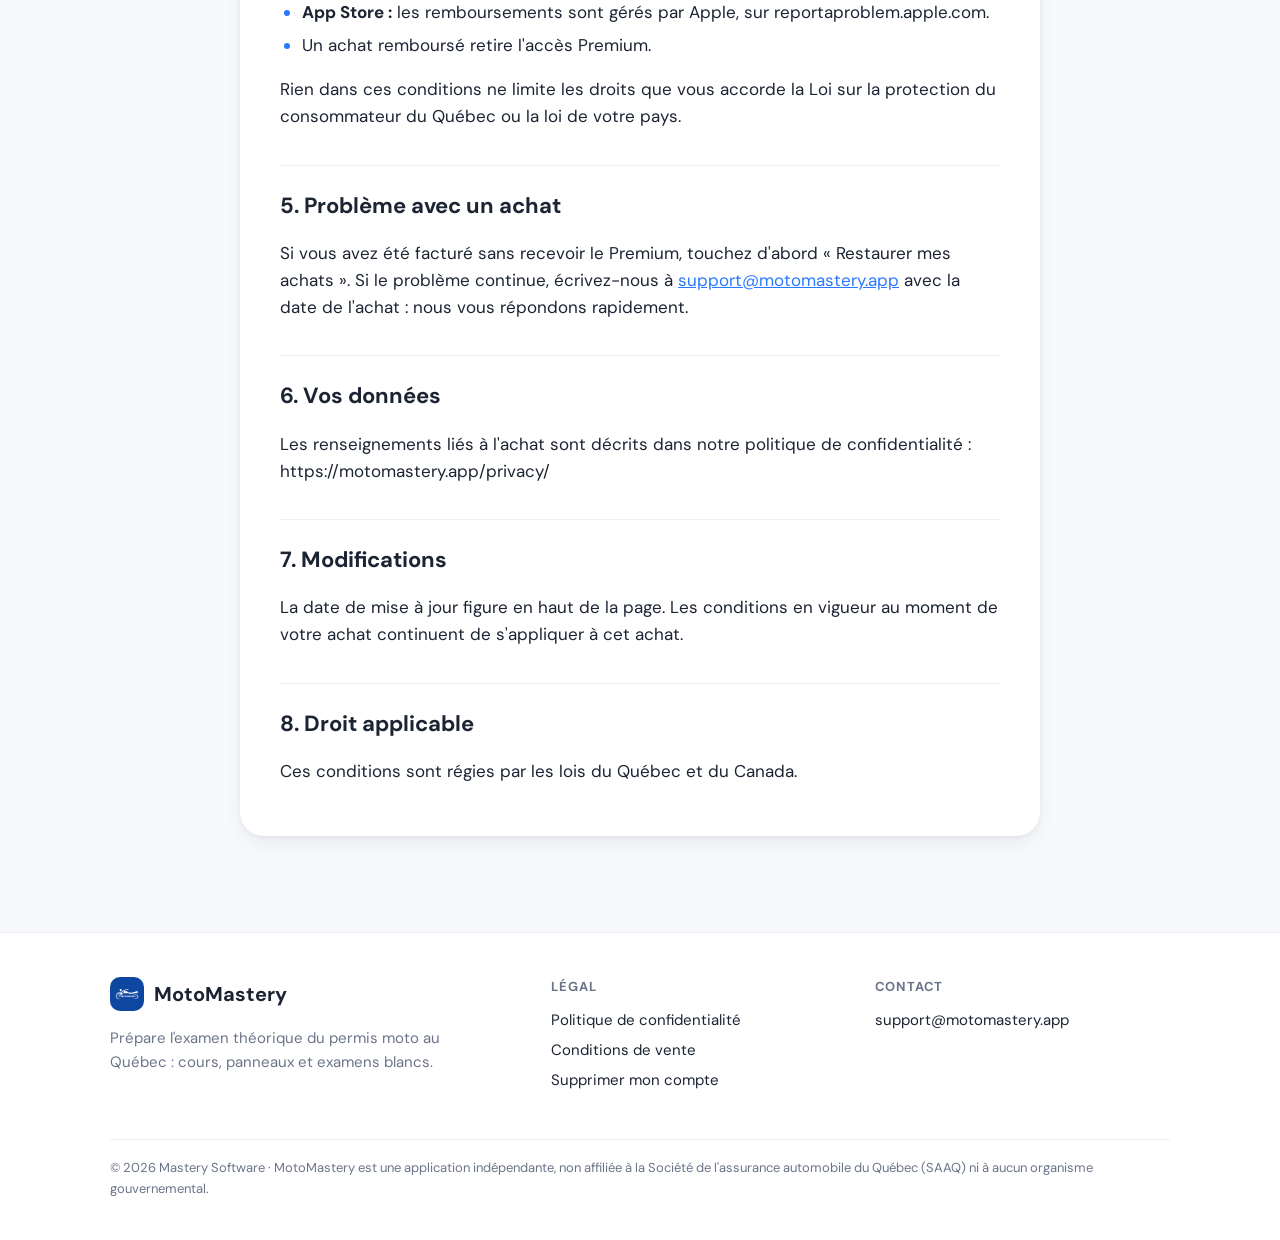
<file: docs/terms/index.html>
<!doctype html>
<html lang="fr">
<head>
<meta charset="utf-8">
<meta name="viewport" content="width=device-width, initial-scale=1">
<title>Conditions de vente – MotoMastery</title>
<meta name="description" content="Conditions de l'achat de MotoMastery Premium : achat unique, accès à vie, remboursement.">
<meta name="theme-color" content="#2979ff">
<link rel="canonical" href="https://motomastery.app/terms/">
<link rel="icon" type="image/png" sizes="32x32" href="../site/favicon-32.png">
<link rel="apple-touch-icon" href="../site/apple-touch-icon.png">
<meta property="og:type" content="website">
<meta property="og:site_name" content="MotoMastery">
<meta property="og:title" content="Conditions de vente – MotoMastery">
<meta property="og:description" content="Conditions de l'achat de MotoMastery Premium : achat unique, accès à vie, remboursement.">
<meta property="og:url" content="https://motomastery.app/terms/">
<meta property="og:image" content="https://motomastery.app/site/og.png">
<meta name="twitter:card" content="summary_large_image">
<link rel="preconnect" href="https://fonts.googleapis.com">
<link rel="preconnect" href="https://fonts.gstatic.com" crossorigin>
<link href="https://fonts.googleapis.com/css2?family=DM+Sans:opsz,wght@9..40,400;9..40,500;9..40,700;9..40,800&display=swap" rel="stylesheet">
<link rel="stylesheet" href="../site/style.css?v=11f2fe8f">
</head>
<body>
<header class="nav">
  <div class="wrap">
    <a class="brand-logo" href="../"><img src="../site/logo-white.png" alt="MotoMastery" width="334" height="154"></a>
    <nav class="links">
      <a class="hide-sm" href="../#parcours">Le parcours</a>
      <a class="hide-sm" href="../#panneaux">Panneaux</a>
      <a class="hide-sm" href="../#premium">Premium</a>
      <a class="hide-sm" href="../#faq">Questions</a>
      <a class="cta" href="../#telecharger">Obtenir l'app</a>
      <a class="lang" href="en/" hreflang="en">EN</a>
    </nav>
  </div>
</header>

<div class="doc-head"><div class="wrap"><div class="kicker">MotoMastery</div><h1>Conditions de vente</h1></div></div>
<main class="doc"><article class="paper">
<h1>Conditions de vente de MotoMastery Premium</h1>
<p><em>Dernière mise à jour : 15 novembre 2026</em></p>
<p>Ces conditions s'appliquent à l'achat de MotoMastery Premium dans l'application MotoMastery, éditée par Driss Bouksim (Mastery Software). Contact : <a href="mailto:support@motomastery.app">support@motomastery.app</a></p>
<h2>1. Ce que vous achetez</h2>
<p>MotoMastery Premium est un achat unique, <strong>sans abonnement</strong>. Il débloque, en plus du contenu gratuit :</p>
<ul>
<li>une banque de questions exclusives et des examens blancs illimités ;</li>
<li>trois examens de signalisation ;</li>
<li>la révision ciblée de vos points faibles ;</li>
<li>les cartes-éclair de toutes les familles de panneaux.</li>
</ul>
<p>Les cours, les examens par thème et le répertoire des panneaux restent gratuits. Le contenu Premium peut évoluer : nous pouvons ajouter, corriger ou remplacer des questions pour suivre les règles en vigueur.</p>
<p>Le Premium aide à se préparer à l'examen théorique ; il ne garantit pas la réussite. MotoMastery n'est pas affiliée à la SAAQ.</p>
<h2>2. Prix et paiement</h2>
<p>Le prix est affiché dans l'application avant l'achat, dans votre devise et taxes comprises selon votre région. Le paiement est traité par Google Play ou l'App Store, avec le moyen de paiement de votre compte chez eux. Nous ne recevons jamais vos données de paiement.</p>
<h2>3. Compte et durée</h2>
<ul>
<li>Un compte MotoMastery gratuit est nécessaire pour acheter le Premium. L'achat est lié à ce compte et à votre compte Google Play ou Apple.</li>
<li>L'accès est <strong>à vie</strong> : il n'expire pas, tant que l'application MotoMastery est proposée.</li>
<li>Sur un nouvel appareil, connectez-vous à votre compte. Si le Premium n'apparaît pas, touchez « Restaurer mes achats ».</li>
<li>Si vous supprimez votre compte puis en créez un nouveau, « Restaurer mes achats », avec le même compte Google Play ou Apple, vous rend l'accès sans payer à nouveau.</li>
</ul>
<h2>4. Remboursement</h2>
<ul>
<li><strong>Google Play :</strong> vous pouvez demander un remboursement à Google Play dans les 48 heures suivant l'achat. Après ce délai, écrivez-nous à <a href="mailto:support@motomastery.app">support@motomastery.app</a> : nous étudions chaque demande.</li>
<li><strong>App Store :</strong> les remboursements sont gérés par Apple, sur reportaproblem.apple.com.</li>
<li>Un achat remboursé retire l'accès Premium.</li>
</ul>
<p>Rien dans ces conditions ne limite les droits que vous accorde la Loi sur la protection du consommateur du Québec ou la loi de votre pays.</p>
<h2>5. Problème avec un achat</h2>
<p>Si vous avez été facturé sans recevoir le Premium, touchez d'abord « Restaurer mes achats ». Si le problème continue, écrivez-nous à <a href="mailto:support@motomastery.app">support@motomastery.app</a> avec la date de l'achat : nous vous répondons rapidement.</p>
<h2>6. Vos données</h2>
<p>Les renseignements liés à l'achat sont décrits dans notre politique de confidentialité : https://motomastery.app/privacy/</p>
<h2>7. Modifications</h2>
<p>La date de mise à jour figure en haut de la page. Les conditions en vigueur au moment de votre achat continuent de s'appliquer à cet achat.</p>
<h2>8. Droit applicable</h2>
<p>Ces conditions sont régies par les lois du Québec et du Canada.</p>
</article></main>
<footer class="site">
  <div class="wrap">
    <div>
      <a class="brand" href="../"><img src="../site/icon-192.png" alt="" width="34" height="34">MotoMastery</a>
      <p class="about">Prépare l'examen théorique du permis moto au Québec : cours, panneaux et examens blancs.</p>
    </div>
    <div>
      <h4>Légal</h4>
      <ul>
        <li><a href="../privacy/">Politique de confidentialité</a></li>
        <li><a href="../terms/">Conditions de vente</a></li>
        <li><a href="../delete-account/">Supprimer mon compte</a></li>
      </ul>
    </div>
    <div>
      <h4>Contact</h4>
      <ul><li><a href="mailto:support@motomastery.app">support@motomastery.app</a></li></ul>
    </div>
    <p class="legal">© 2026 Mastery Software · MotoMastery est une application indépendante, non affiliée à la Société de l'assurance automobile du Québec (SAAQ) ni à aucun organisme gouvernemental.</p>
  </div>
</footer>
</body>
</html>
</file>
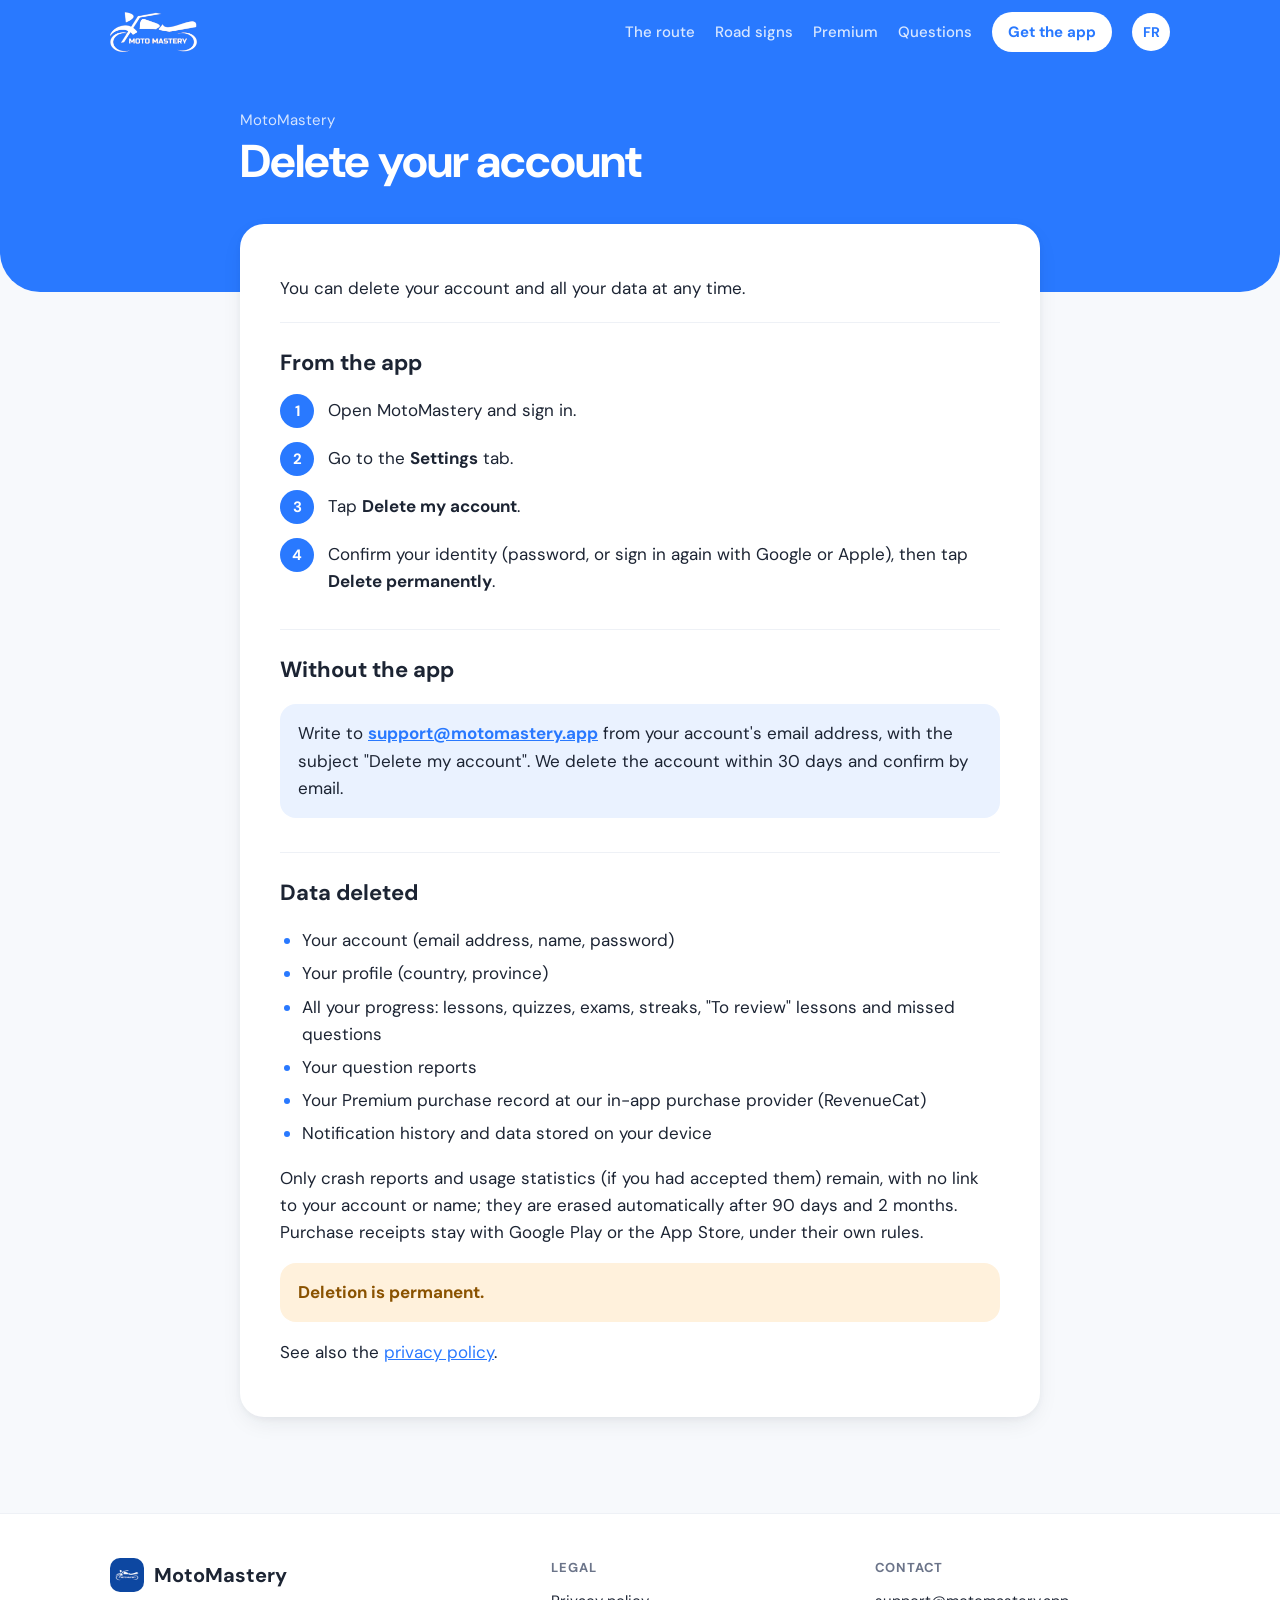
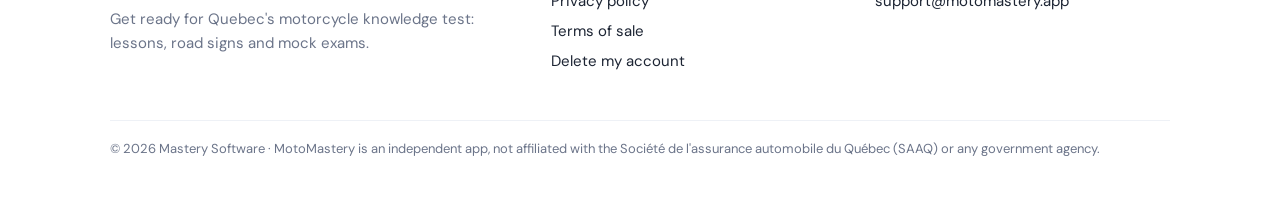
<file: docs/delete-account/en/index.html>
<!doctype html>
<html lang="en">
<head>
<meta charset="utf-8">
<meta name="viewport" content="width=device-width, initial-scale=1">
<title>Delete your account – MotoMastery</title>
<meta name="description" content="How to delete your MotoMastery account and all your data.">
<meta name="theme-color" content="#2979ff">
<link rel="canonical" href="https://motomastery.app/delete-account/en/">
<link rel="icon" type="image/png" sizes="32x32" href="../../site/favicon-32.png">
<link rel="apple-touch-icon" href="../../site/apple-touch-icon.png">
<meta property="og:type" content="website">
<meta property="og:site_name" content="MotoMastery">
<meta property="og:title" content="Delete your account – MotoMastery">
<meta property="og:description" content="How to delete your MotoMastery account and all your data.">
<meta property="og:url" content="https://motomastery.app/delete-account/en/">
<meta property="og:image" content="https://motomastery.app/site/og.png">
<meta name="twitter:card" content="summary_large_image">
<link rel="preconnect" href="https://fonts.googleapis.com">
<link rel="preconnect" href="https://fonts.gstatic.com" crossorigin>
<link href="https://fonts.googleapis.com/css2?family=DM+Sans:opsz,wght@9..40,400;9..40,500;9..40,700;9..40,800&display=swap" rel="stylesheet">
<link rel="stylesheet" href="../../site/style.css?v=11f2fe8f">
</head>
<body>
<header class="nav">
  <div class="wrap">
    <a class="brand-logo" href="../../en/"><img src="../../site/logo-white.png" alt="MotoMastery" width="334" height="154"></a>
    <nav class="links">
      <a class="hide-sm" href="../../en/#parcours">The route</a>
      <a class="hide-sm" href="../../en/#panneaux">Road signs</a>
      <a class="hide-sm" href="../../en/#premium">Premium</a>
      <a class="hide-sm" href="../../en/#faq">Questions</a>
      <a class="cta" href="../../en/#telecharger">Get the app</a>
      <a class="lang" href="../" hreflang="fr">FR</a>
    </nav>
  </div>
</header>

<div class="doc-head"><div class="wrap"><div class="kicker">MotoMastery</div><h1>Delete your account</h1></div></div>
<main class="doc"><article class="paper">

<p>You can delete your account and all your data at any time.</p>
<h2>From the app</h2>
<ol class="steps">
  <li>Open MotoMastery and sign in.</li>
  <li>Go to the <strong>Settings</strong> tab.</li>
  <li>Tap <strong>Delete my account</strong>.</li>
  <li>Confirm your identity (password, or sign in again with Google or Apple), then tap <strong>Delete permanently</strong>.</li>
</ol>
<h2>Without the app</h2>
<p class="callout">Write to <a href="mailto:support@motomastery.app?subject=Delete%20my%20MotoMastery%20account">support@motomastery.app</a> from your account's email address, with the subject "Delete my account". We delete the account within 30 days and confirm by email.</p>
<h2>Data deleted</h2>
<ul>
  <li>Your account (email address, name, password)</li>
  <li>Your profile (country, province)</li>
  <li>All your progress: lessons, quizzes, exams, streaks, "To review" lessons and missed questions</li>
  <li>Your question reports</li>
  <li>Your Premium purchase record at our in-app purchase provider (RevenueCat)</li>
  <li>Notification history and data stored on your device</li>
</ul>
<p>Only crash reports and usage statistics (if you had accepted them) remain, with no link to your account or name; they are erased automatically after 90 days and 2 months. Purchase receipts stay with Google Play or the App Store, under their own rules.</p>
<p class="warn"><strong>Deletion is permanent.</strong></p>
<p>See also the <a href="../../privacy/en/">privacy policy</a>.</p>

</article></main>
<footer class="site">
  <div class="wrap">
    <div>
      <a class="brand" href="../../en/"><img src="../../site/icon-192.png" alt="" width="34" height="34">MotoMastery</a>
      <p class="about">Get ready for Quebec's motorcycle knowledge test: lessons, road signs and mock exams.</p>
    </div>
    <div>
      <h4>Legal</h4>
      <ul>
        <li><a href="../../privacy/en/">Privacy policy</a></li>
        <li><a href="../../terms/en/">Terms of sale</a></li>
        <li><a href="../../delete-account/en/">Delete my account</a></li>
      </ul>
    </div>
    <div>
      <h4>Contact</h4>
      <ul><li><a href="mailto:support@motomastery.app">support@motomastery.app</a></li></ul>
    </div>
    <p class="legal">© 2026 Mastery Software · MotoMastery is an independent app, not affiliated with the Société de l'assurance automobile du Québec (SAAQ) or any government agency.</p>
  </div>
</footer>
</body>
</html>
</file>
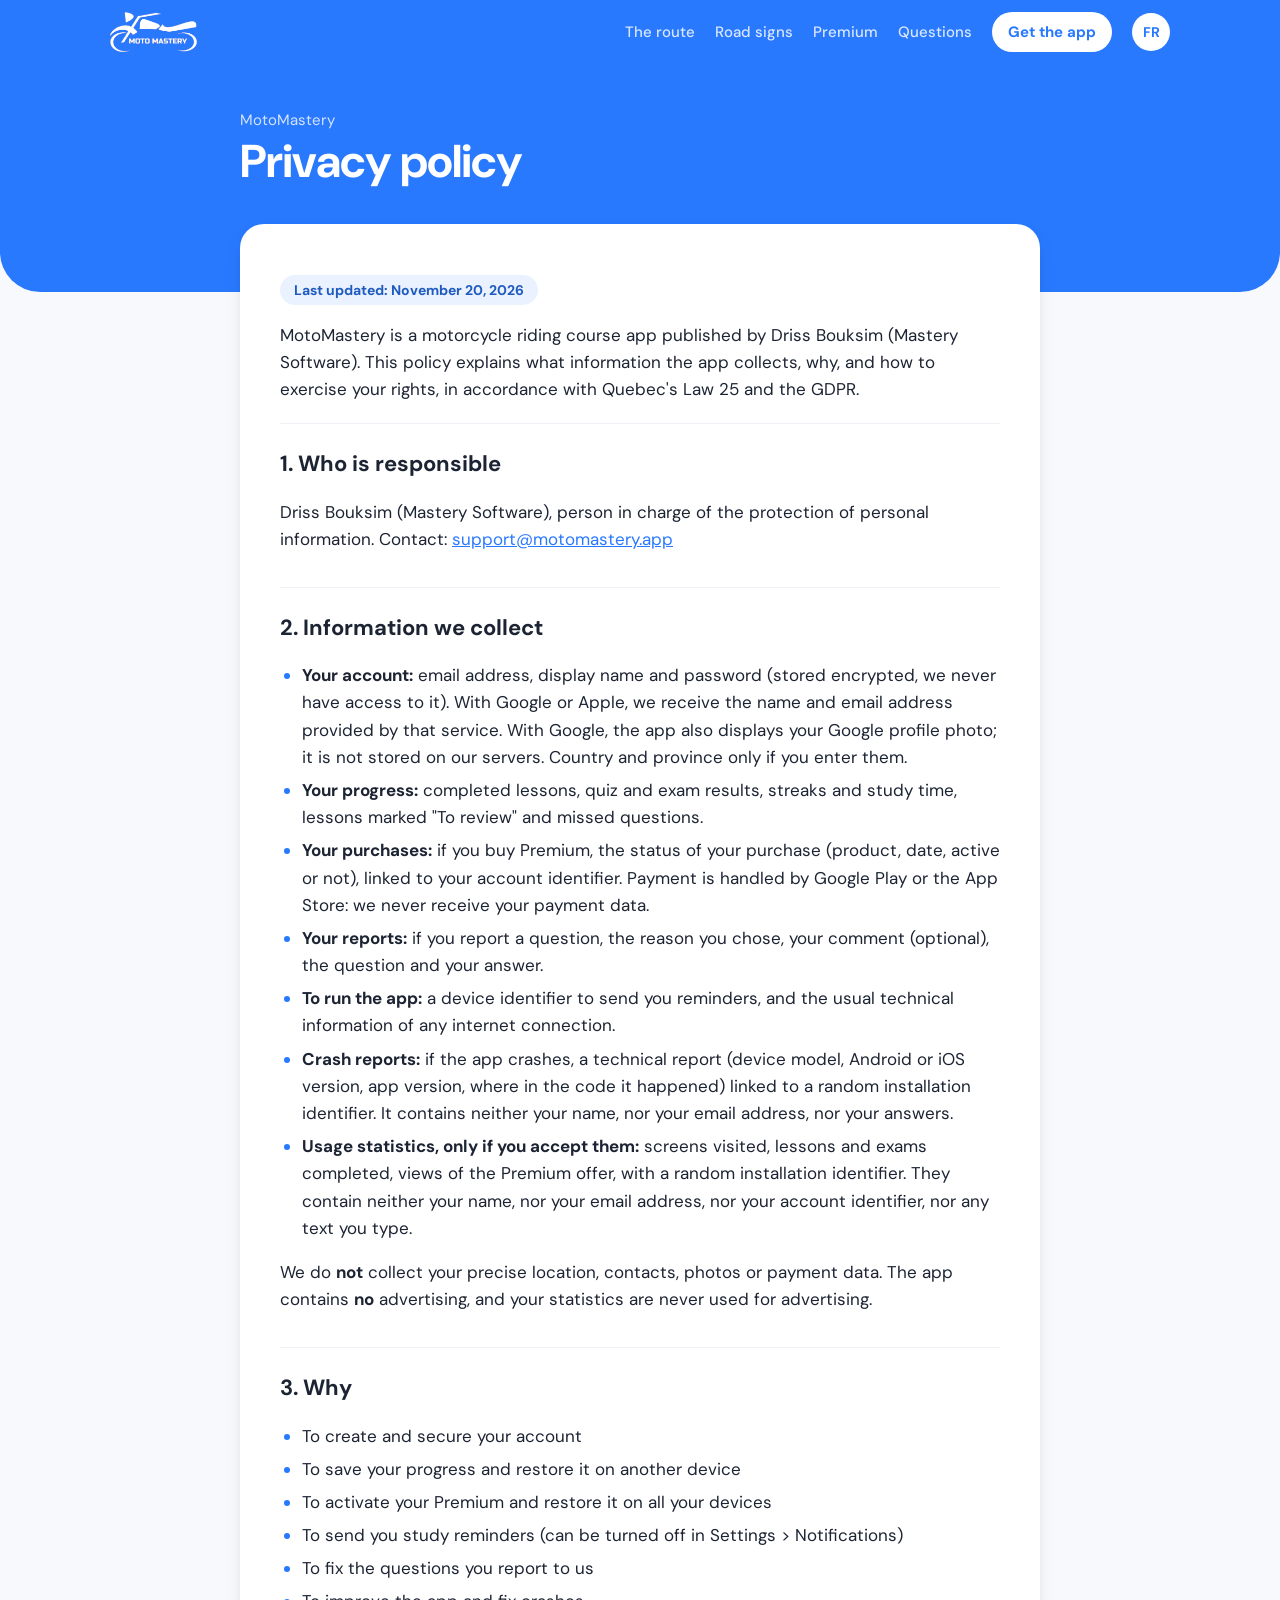
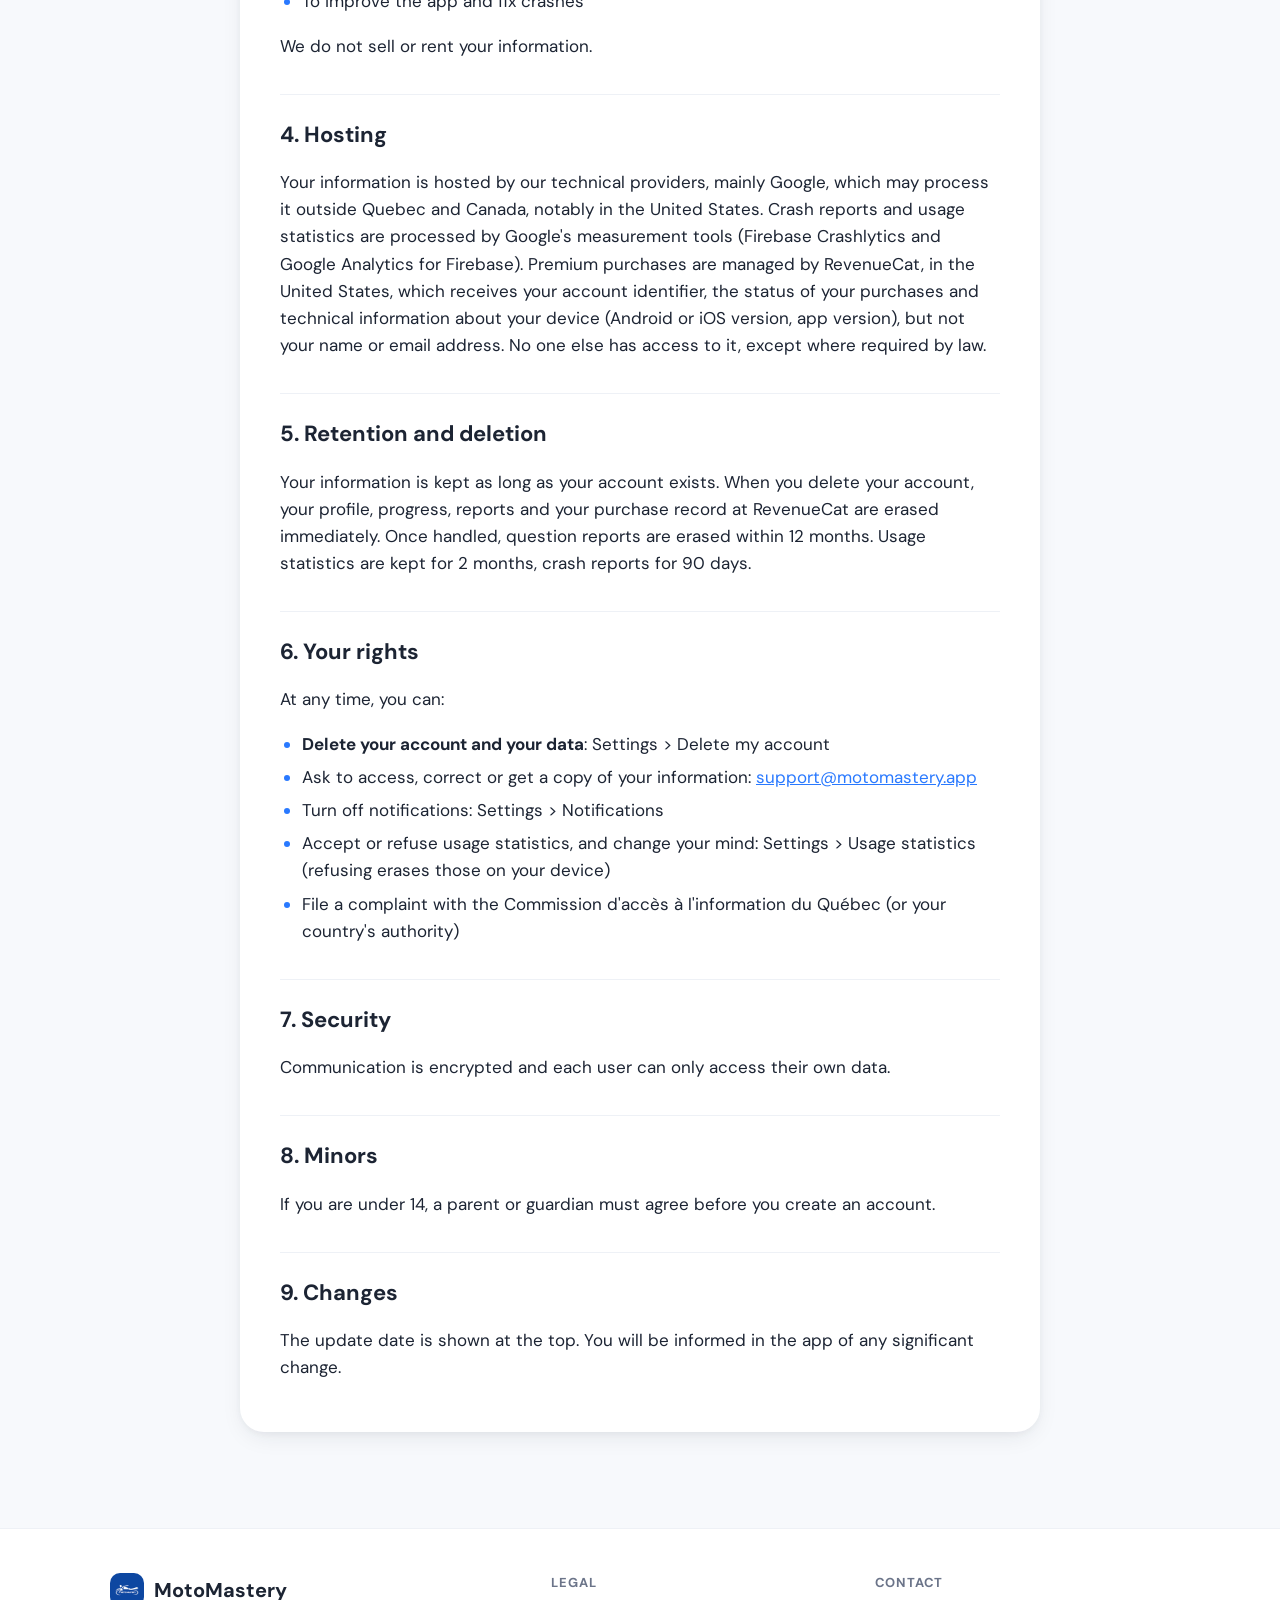
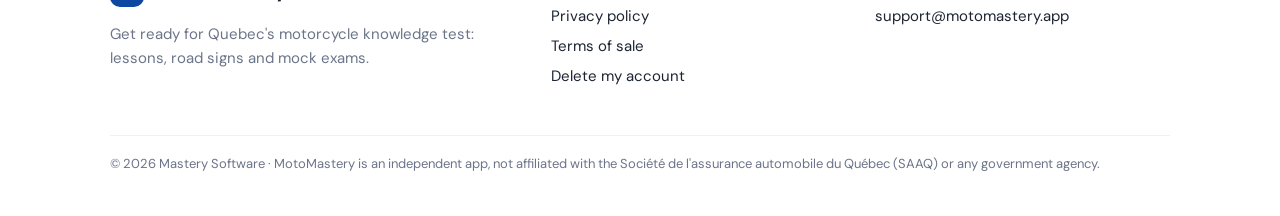
<file: docs/privacy/en/index.html>
<!doctype html>
<html lang="en">
<head>
<meta charset="utf-8">
<meta name="viewport" content="width=device-width, initial-scale=1">
<title>Privacy policy – MotoMastery</title>
<meta name="description" content="What information MotoMastery collects, why, and how to exercise your rights.">
<meta name="theme-color" content="#2979ff">
<link rel="canonical" href="https://motomastery.app/privacy/en/">
<link rel="icon" type="image/png" sizes="32x32" href="../../site/favicon-32.png">
<link rel="apple-touch-icon" href="../../site/apple-touch-icon.png">
<meta property="og:type" content="website">
<meta property="og:site_name" content="MotoMastery">
<meta property="og:title" content="Privacy policy – MotoMastery">
<meta property="og:description" content="What information MotoMastery collects, why, and how to exercise your rights.">
<meta property="og:url" content="https://motomastery.app/privacy/en/">
<meta property="og:image" content="https://motomastery.app/site/og.png">
<meta name="twitter:card" content="summary_large_image">
<link rel="preconnect" href="https://fonts.googleapis.com">
<link rel="preconnect" href="https://fonts.gstatic.com" crossorigin>
<link href="https://fonts.googleapis.com/css2?family=DM+Sans:opsz,wght@9..40,400;9..40,500;9..40,700;9..40,800&display=swap" rel="stylesheet">
<link rel="stylesheet" href="../../site/style.css?v=11f2fe8f">
</head>
<body>
<header class="nav">
  <div class="wrap">
    <a class="brand-logo" href="../../en/"><img src="../../site/logo-white.png" alt="MotoMastery" width="334" height="154"></a>
    <nav class="links">
      <a class="hide-sm" href="../../en/#parcours">The route</a>
      <a class="hide-sm" href="../../en/#panneaux">Road signs</a>
      <a class="hide-sm" href="../../en/#premium">Premium</a>
      <a class="hide-sm" href="../../en/#faq">Questions</a>
      <a class="cta" href="../../en/#telecharger">Get the app</a>
      <a class="lang" href="../" hreflang="fr">FR</a>
    </nav>
  </div>
</header>

<div class="doc-head"><div class="wrap"><div class="kicker">MotoMastery</div><h1>Privacy policy</h1></div></div>
<main class="doc"><article class="paper">
<h1>MotoMastery Privacy Policy</h1>
<p><em>Last updated: November 20, 2026</em></p>
<p>MotoMastery is a motorcycle riding course app published by Driss Bouksim (Mastery Software). This policy explains what information the app collects, why, and how to exercise your rights, in accordance with Quebec's Law 25 and the GDPR.</p>
<h2>1. Who is responsible</h2>
<p>Driss Bouksim (Mastery Software), person in charge of the protection of personal information. Contact: <a href="mailto:support@motomastery.app">support@motomastery.app</a></p>
<h2>2. Information we collect</h2>
<ul>
<li><strong>Your account:</strong> email address, display name and password (stored encrypted, we never have access to it). With Google or Apple, we receive the name and email address provided by that service. With Google, the app also displays your Google profile photo; it is not stored on our servers. Country and province only if you enter them.</li>
<li><strong>Your progress:</strong> completed lessons, quiz and exam results, streaks and study time, lessons marked "To review" and missed questions.</li>
<li><strong>Your purchases:</strong> if you buy Premium, the status of your purchase (product, date, active or not), linked to your account identifier. Payment is handled by Google Play or the App Store: we never receive your payment data.</li>
<li><strong>Your reports:</strong> if you report a question, the reason you chose, your comment (optional), the question and your answer.</li>
<li><strong>To run the app:</strong> a device identifier to send you reminders, and the usual technical information of any internet connection.</li>
<li><strong>Crash reports:</strong> if the app crashes, a technical report (device model, Android or iOS version, app version, where in the code it happened) linked to a random installation identifier. It contains neither your name, nor your email address, nor your answers.</li>
<li><strong>Usage statistics, only if you accept them:</strong> screens visited, lessons and exams completed, views of the Premium offer, with a random installation identifier. They contain neither your name, nor your email address, nor your account identifier, nor any text you type.</li>
</ul>
<p>We do <strong>not</strong> collect your precise location, contacts, photos or payment data. The app contains <strong>no</strong> advertising, and your statistics are never used for advertising.</p>
<h2>3. Why</h2>
<ul>
<li>To create and secure your account</li>
<li>To save your progress and restore it on another device</li>
<li>To activate your Premium and restore it on all your devices</li>
<li>To send you study reminders (can be turned off in Settings &gt; Notifications)</li>
<li>To fix the questions you report to us</li>
<li>To improve the app and fix crashes</li>
</ul>
<p>We do not sell or rent your information.</p>
<h2>4. Hosting</h2>
<p>Your information is hosted by our technical providers, mainly Google, which may process it outside Quebec and Canada, notably in the United States. Crash reports and usage statistics are processed by Google's measurement tools (Firebase Crashlytics and Google Analytics for Firebase). Premium purchases are managed by RevenueCat, in the United States, which receives your account identifier, the status of your purchases and technical information about your device (Android or iOS version, app version), but not your name or email address. No one else has access to it, except where required by law.</p>
<h2>5. Retention and deletion</h2>
<p>Your information is kept as long as your account exists. When you delete your account, your profile, progress, reports and your purchase record at RevenueCat are erased immediately. Once handled, question reports are erased within 12 months. Usage statistics are kept for 2 months, crash reports for 90 days.</p>
<h2>6. Your rights</h2>
<p>At any time, you can:</p>
<ul>
<li><strong>Delete your account and your data</strong>: Settings &gt; Delete my account</li>
<li>Ask to access, correct or get a copy of your information: <a href="mailto:support@motomastery.app">support@motomastery.app</a></li>
<li>Turn off notifications: Settings &gt; Notifications</li>
<li>Accept or refuse usage statistics, and change your mind: Settings &gt; Usage statistics (refusing erases those on your device)</li>
<li>File a complaint with the Commission d'accès à l'information du Québec (or your country's authority)</li>
</ul>
<h2>7. Security</h2>
<p>Communication is encrypted and each user can only access their own data.</p>
<h2>8. Minors</h2>
<p>If you are under 14, a parent or guardian must agree before you create an account.</p>
<h2>9. Changes</h2>
<p>The update date is shown at the top. You will be informed in the app of any significant change.</p>
</article></main>
<footer class="site">
  <div class="wrap">
    <div>
      <a class="brand" href="../../en/"><img src="../../site/icon-192.png" alt="" width="34" height="34">MotoMastery</a>
      <p class="about">Get ready for Quebec's motorcycle knowledge test: lessons, road signs and mock exams.</p>
    </div>
    <div>
      <h4>Legal</h4>
      <ul>
        <li><a href="../../privacy/en/">Privacy policy</a></li>
        <li><a href="../../terms/en/">Terms of sale</a></li>
        <li><a href="../../delete-account/en/">Delete my account</a></li>
      </ul>
    </div>
    <div>
      <h4>Contact</h4>
      <ul><li><a href="mailto:support@motomastery.app">support@motomastery.app</a></li></ul>
    </div>
    <p class="legal">© 2026 Mastery Software · MotoMastery is an independent app, not affiliated with the Société de l'assurance automobile du Québec (SAAQ) or any government agency.</p>
  </div>
</footer>
</body>
</html>
</file>
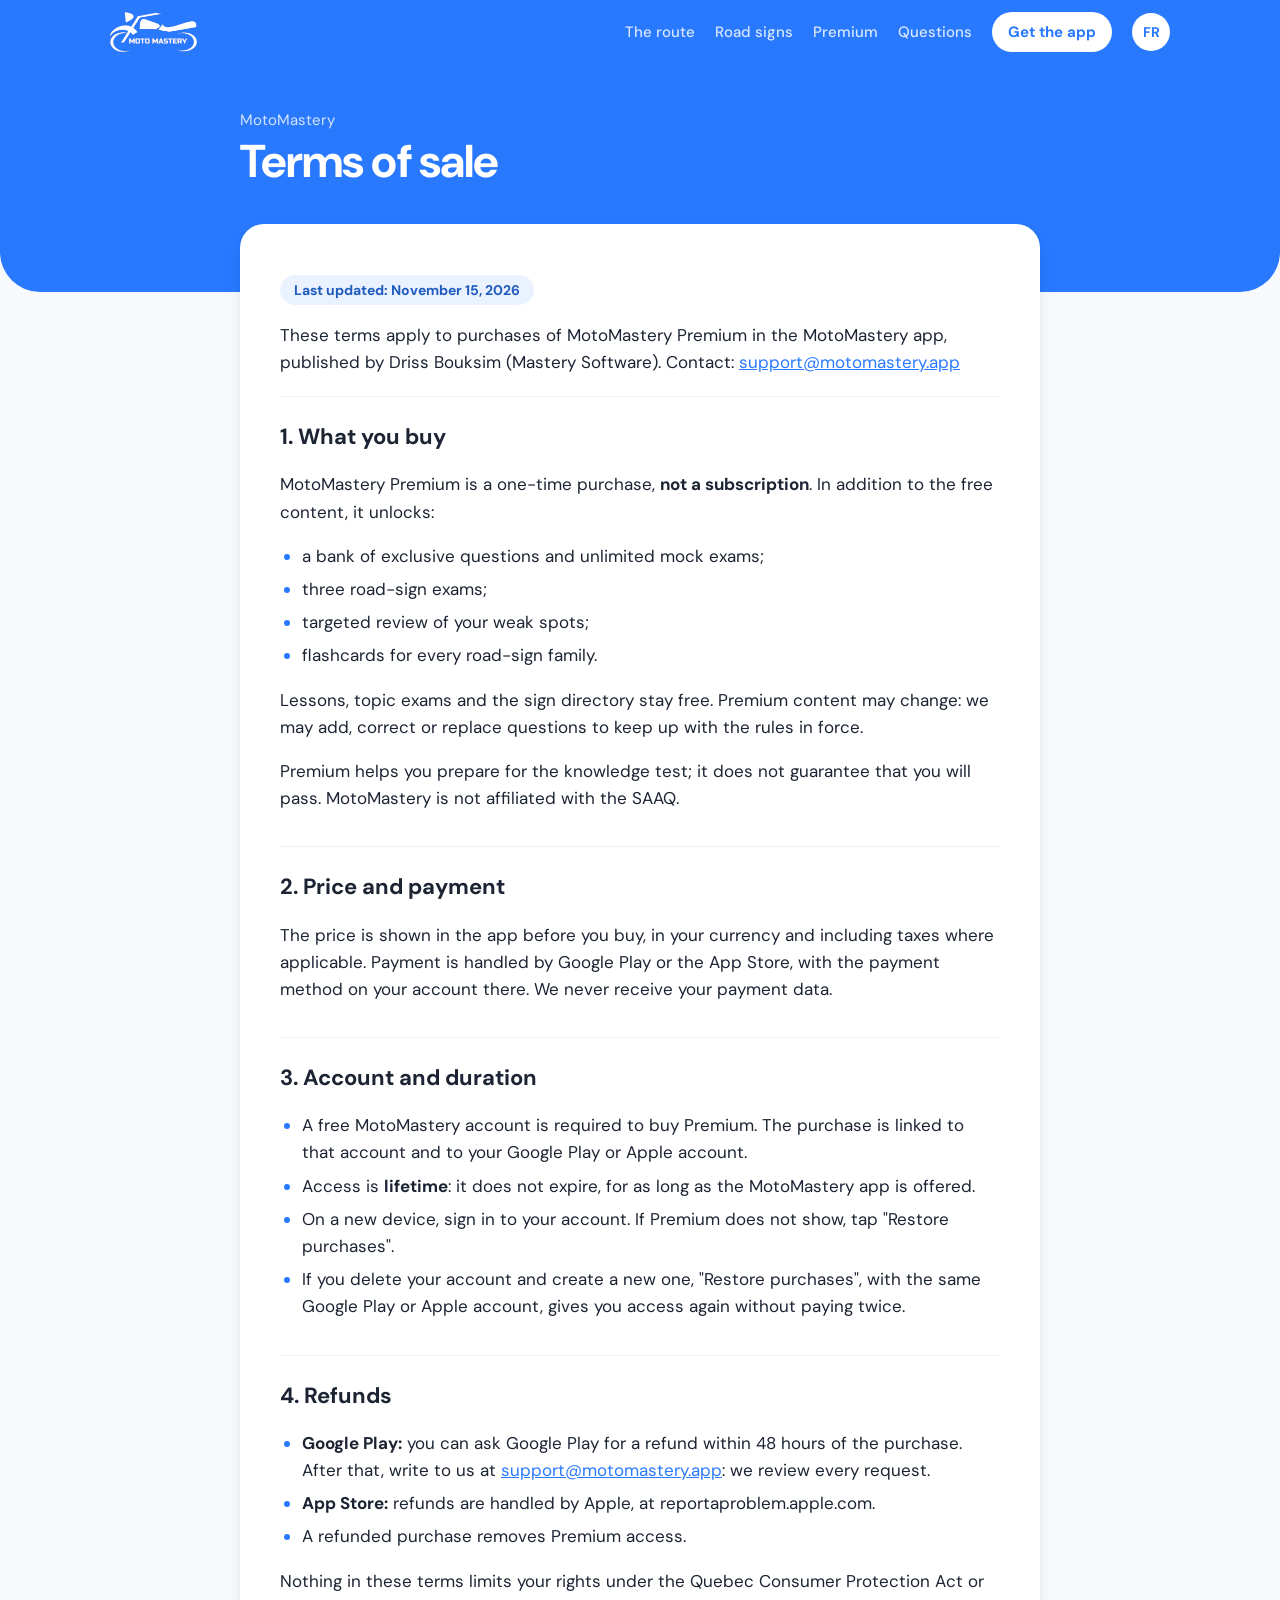
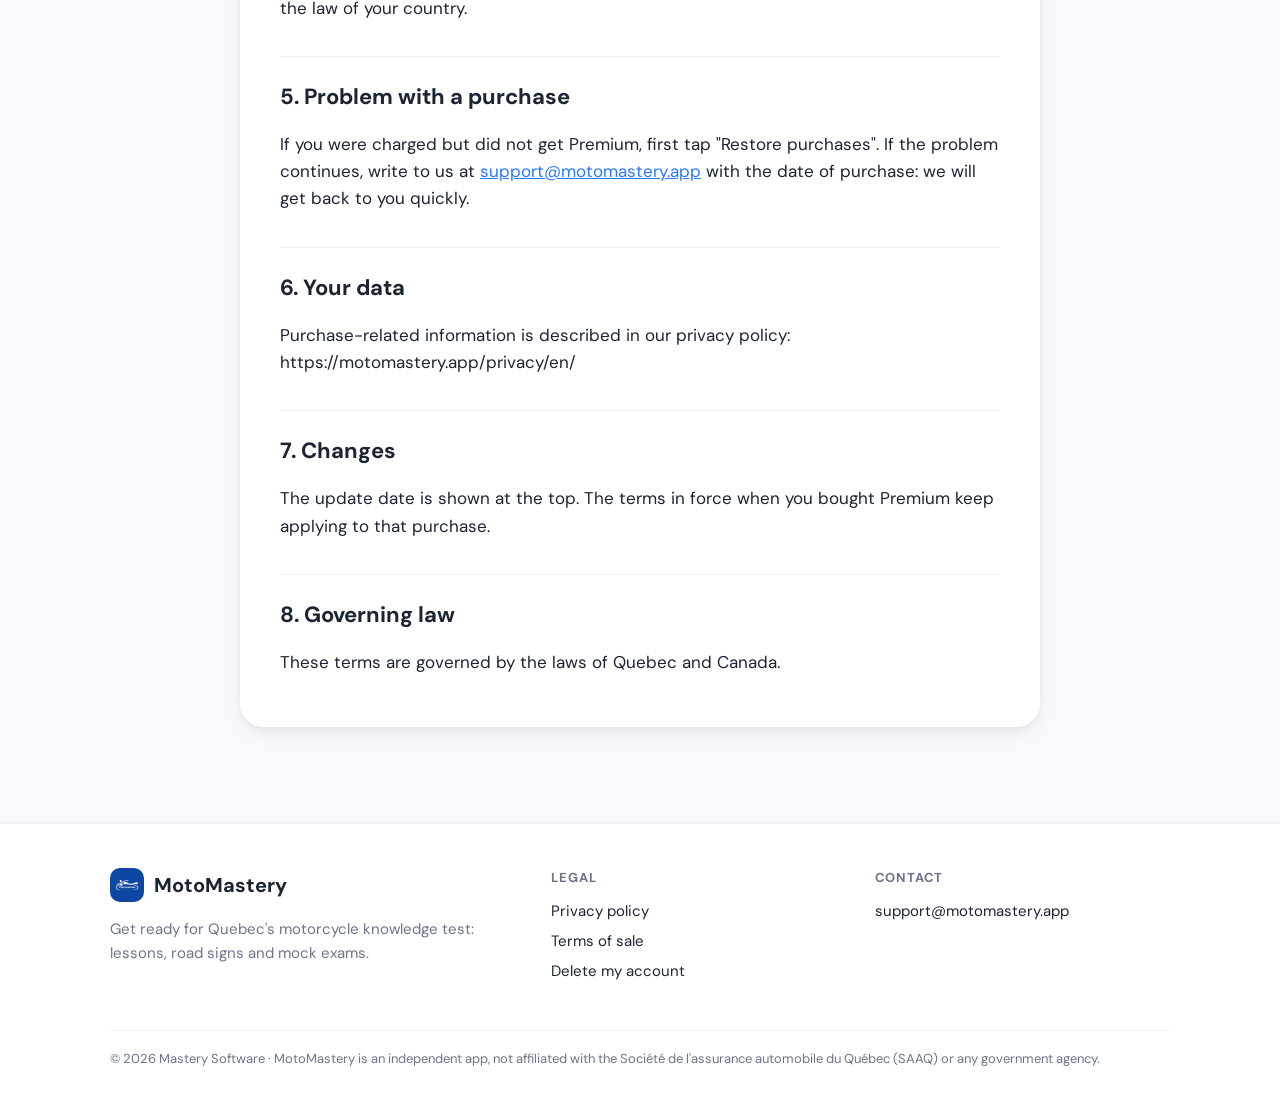
<file: docs/terms/en/index.html>
<!doctype html>
<html lang="en">
<head>
<meta charset="utf-8">
<meta name="viewport" content="width=device-width, initial-scale=1">
<title>Terms of sale – MotoMastery</title>
<meta name="description" content="Terms for buying MotoMastery Premium: one-time purchase, lifetime access, refunds.">
<meta name="theme-color" content="#2979ff">
<link rel="canonical" href="https://motomastery.app/terms/en/">
<link rel="icon" type="image/png" sizes="32x32" href="../../site/favicon-32.png">
<link rel="apple-touch-icon" href="../../site/apple-touch-icon.png">
<meta property="og:type" content="website">
<meta property="og:site_name" content="MotoMastery">
<meta property="og:title" content="Terms of sale – MotoMastery">
<meta property="og:description" content="Terms for buying MotoMastery Premium: one-time purchase, lifetime access, refunds.">
<meta property="og:url" content="https://motomastery.app/terms/en/">
<meta property="og:image" content="https://motomastery.app/site/og.png">
<meta name="twitter:card" content="summary_large_image">
<link rel="preconnect" href="https://fonts.googleapis.com">
<link rel="preconnect" href="https://fonts.gstatic.com" crossorigin>
<link href="https://fonts.googleapis.com/css2?family=DM+Sans:opsz,wght@9..40,400;9..40,500;9..40,700;9..40,800&display=swap" rel="stylesheet">
<link rel="stylesheet" href="../../site/style.css?v=11f2fe8f">
</head>
<body>
<header class="nav">
  <div class="wrap">
    <a class="brand-logo" href="../../en/"><img src="../../site/logo-white.png" alt="MotoMastery" width="334" height="154"></a>
    <nav class="links">
      <a class="hide-sm" href="../../en/#parcours">The route</a>
      <a class="hide-sm" href="../../en/#panneaux">Road signs</a>
      <a class="hide-sm" href="../../en/#premium">Premium</a>
      <a class="hide-sm" href="../../en/#faq">Questions</a>
      <a class="cta" href="../../en/#telecharger">Get the app</a>
      <a class="lang" href="../" hreflang="fr">FR</a>
    </nav>
  </div>
</header>

<div class="doc-head"><div class="wrap"><div class="kicker">MotoMastery</div><h1>Terms of sale</h1></div></div>
<main class="doc"><article class="paper">
<h1>MotoMastery Premium Terms of Sale</h1>
<p><em>Last updated: November 15, 2026</em></p>
<p>These terms apply to purchases of MotoMastery Premium in the MotoMastery app, published by Driss Bouksim (Mastery Software). Contact: <a href="mailto:support@motomastery.app">support@motomastery.app</a></p>
<h2>1. What you buy</h2>
<p>MotoMastery Premium is a one-time purchase, <strong>not a subscription</strong>. In addition to the free content, it unlocks:</p>
<ul>
<li>a bank of exclusive questions and unlimited mock exams;</li>
<li>three road-sign exams;</li>
<li>targeted review of your weak spots;</li>
<li>flashcards for every road-sign family.</li>
</ul>
<p>Lessons, topic exams and the sign directory stay free. Premium content may change: we may add, correct or replace questions to keep up with the rules in force.</p>
<p>Premium helps you prepare for the knowledge test; it does not guarantee that you will pass. MotoMastery is not affiliated with the SAAQ.</p>
<h2>2. Price and payment</h2>
<p>The price is shown in the app before you buy, in your currency and including taxes where applicable. Payment is handled by Google Play or the App Store, with the payment method on your account there. We never receive your payment data.</p>
<h2>3. Account and duration</h2>
<ul>
<li>A free MotoMastery account is required to buy Premium. The purchase is linked to that account and to your Google Play or Apple account.</li>
<li>Access is <strong>lifetime</strong>: it does not expire, for as long as the MotoMastery app is offered.</li>
<li>On a new device, sign in to your account. If Premium does not show, tap "Restore purchases".</li>
<li>If you delete your account and create a new one, "Restore purchases", with the same Google Play or Apple account, gives you access again without paying twice.</li>
</ul>
<h2>4. Refunds</h2>
<ul>
<li><strong>Google Play:</strong> you can ask Google Play for a refund within 48 hours of the purchase. After that, write to us at <a href="mailto:support@motomastery.app">support@motomastery.app</a>: we review every request.</li>
<li><strong>App Store:</strong> refunds are handled by Apple, at reportaproblem.apple.com.</li>
<li>A refunded purchase removes Premium access.</li>
</ul>
<p>Nothing in these terms limits your rights under the Quebec Consumer Protection Act or the law of your country.</p>
<h2>5. Problem with a purchase</h2>
<p>If you were charged but did not get Premium, first tap "Restore purchases". If the problem continues, write to us at <a href="mailto:support@motomastery.app">support@motomastery.app</a> with the date of purchase: we will get back to you quickly.</p>
<h2>6. Your data</h2>
<p>Purchase-related information is described in our privacy policy: https://motomastery.app/privacy/en/</p>
<h2>7. Changes</h2>
<p>The update date is shown at the top. The terms in force when you bought Premium keep applying to that purchase.</p>
<h2>8. Governing law</h2>
<p>These terms are governed by the laws of Quebec and Canada.</p>
</article></main>
<footer class="site">
  <div class="wrap">
    <div>
      <a class="brand" href="../../en/"><img src="../../site/icon-192.png" alt="" width="34" height="34">MotoMastery</a>
      <p class="about">Get ready for Quebec's motorcycle knowledge test: lessons, road signs and mock exams.</p>
    </div>
    <div>
      <h4>Legal</h4>
      <ul>
        <li><a href="../../privacy/en/">Privacy policy</a></li>
        <li><a href="../../terms/en/">Terms of sale</a></li>
        <li><a href="../../delete-account/en/">Delete my account</a></li>
      </ul>
    </div>
    <div>
      <h4>Contact</h4>
      <ul><li><a href="mailto:support@motomastery.app">support@motomastery.app</a></li></ul>
    </div>
    <p class="legal">© 2026 Mastery Software · MotoMastery is an independent app, not affiliated with the Société de l'assurance automobile du Québec (SAAQ) or any government agency.</p>
  </div>
</footer>
</body>
</html>
</file>
<file: docs/site/style.css>
/* MotoMastery – même langage visuel que l'application : bleu, cartes blanches arrondies, pilules */
:root {
  --bg:#f7f9fc; --surface:#ffffff; --surface-2:#f4f6fa; --text:#1c2433; --muted:#6b7489;
  --outline:#d5dbe6; --divider:#eef1f6; --track:#e6eaf2;
  --primary:#2979ff; --on-primary:#ffffff; --primary-container:#eaf2ff; --on-primary-container:#1f5bbf;
  --success:#1f9d55; --success-container:#e8f6ee; --on-success-container:#146b3a;
  --error:#d64545; --error-container:#fdecec; --on-error-container:#9b2c2c;
  --warning-container:#fff1dc; --on-warning-container:#8a5200;
  --highlight:#ff9100; --bookmark:#6d3fd6; --bookmark-container:#f0ebfb; --tip:#9a5b00;
  --shadow:0 8px 24px -6px rgba(28,36,51,.10), 0 2px 6px rgba(28,36,51,.04);
  --shadow-lg:0 24px 48px -16px rgba(20,50,120,.35);
}
@media (prefers-color-scheme: dark) {
  :root {
    --bg:#0e1013; --surface:#1c1f24; --surface-2:#262a30; --text:#e6e8ec; --muted:#b4b8be;
    --outline:#5f6b73; --divider:#30353d; --track:#2e333b;
    --primary-container:#1b2c4a; --on-primary-container:#91b8ff;
    --success:#5cc98a; --success-container:#173a28; --on-success-container:#a7ebc2;
    --error:#ef9a9a; --error-container:#3d1e1e; --on-error-container:#f6b4b4;
    --warning-container:#3a2c12; --on-warning-container:#fcd58a;
    --highlight:#ffab40; --bookmark:#b69cff; --bookmark-container:#2a2340; --tip:#ffca28;
    --shadow:0 8px 24px -6px rgba(0,0,0,.5); --shadow-lg:0 24px 48px -16px rgba(0,0,0,.7);
  }
}
* { box-sizing:border-box; }
html { scroll-behavior:smooth; }
body { margin:0; background:var(--bg); color:var(--text);
  font:17px/1.6 "DM Sans",system-ui,-apple-system,"Segoe UI",Roboto,sans-serif;
  overflow-wrap:anywhere; -webkit-font-smoothing:antialiased; }
img { max-width:100%; height:auto; display:block; }
a { color:var(--primary); }
.wrap { max-width:1100px; margin:0 auto; padding:0 20px; }
.label { font-size:13px; font-weight:700; letter-spacing:.06em; text-transform:uppercase; color:var(--primary); }
.card { background:var(--surface); border-radius:24px; box-shadow:var(--shadow); }
.pill { display:inline-flex; align-items:center; gap:8px; border-radius:999px; font-weight:700; text-decoration:none; }
.pill-outline { border:2px solid var(--primary); color:var(--primary); padding:8px 20px; font-size:16px; }
.pill-outline:hover { background:var(--primary-container); }
.tile { flex:0 0 48px; width:48px; height:48px; border-radius:14px; display:grid; place-items:center;
  background:var(--primary-container); color:var(--primary); }
.tile.purple { background:var(--bookmark-container); color:var(--bookmark); }
.tile.amber { background:var(--warning-container); color:var(--tip); }
.tile.green { background:var(--success-container); color:var(--success); }
.segments { display:flex; gap:5px; }
.segments i { flex:1; height:6px; border-radius:3px; background:var(--track); }
.segments i.on { background:var(--primary); }
.bar { height:8px; border-radius:4px; background:var(--track); overflow:hidden; }
.bar i { display:block; height:100%; border-radius:4px; background:var(--highlight); }

/* En-tête */
.nav { position:sticky; top:0; z-index:10; background:var(--primary); color:#fff; }
.nav .wrap { display:flex; align-items:center; justify-content:space-between; gap:16px; height:64px; }
.brand { display:flex; align-items:center; gap:10px; font-weight:700; font-size:20px; color:inherit; text-decoration:none; }
.brand img { width:34px; height:34px; border-radius:10px; }
.links { display:flex; align-items:center; gap:20px; font-size:15px; font-weight:500; }
.links a { color:rgba(255,255,255,.82); text-decoration:none; }
.links a:hover { color:#fff; }
.links .lang { width:38px; height:38px; display:grid; place-items:center; border-radius:50%;
  background:#fff; color:var(--primary); font-weight:700; font-size:14px; }
.links .lang:hover { color:var(--primary); }
.nav, .brand, .links a { overflow-wrap:normal; white-space:nowrap; }
@media (max-width:640px) { .links .hide-sm { display:none; } .links { gap:14px; } }

/* Accueil : en-tête bleu arrondi, comme dans l'application */
.hero { background:var(--primary); color:#fff; border-radius:0 0 48px 48px; overflow:hidden; }
.hero .wrap { display:grid; grid-template-columns:1.1fr .9fr; gap:32px; align-items:end; padding-top:56px; }
.hero .copy { padding-bottom:110px; }
.hero .hello { margin:0 0 10px; font-size:18px; color:rgba(255,255,255,.8); }
.hero h1 { font-weight:700; font-size:clamp(38px,5.6vw,64px); line-height:1.06; letter-spacing:-.02em; margin:0 0 20px; }
.hero .lead { font-size:19px; color:rgba(255,255,255,.88); margin:0 0 30px; max-width:29em; }
/* Badges officiels des magasins, non modifiés */
.stores .soon { display:inline-block; margin-bottom:12px; background:rgba(255,255,255,.18); border-radius:999px;
  padding:4px 14px; font-size:14px; font-weight:700; }
.stores .badges { display:flex; flex-wrap:wrap; gap:12px; align-items:center; }
.stores .badges img { height:52px; width:auto; }
.hero .note { margin:16px 0 0; font-size:14px; color:rgba(255,255,255,.75); }
.visual { position:relative; justify-self:center; width:min(310px,76vw); }
.visual .phone { border-radius:36px 36px 0 0; padding:10px 10px 0; background:#0f1a33; box-shadow:var(--shadow-lg); }
.visual .phone img { border-radius:28px 28px 0 0; aspect-ratio:1/1.5; object-fit:cover; object-position:top; }
@media (max-width:820px) {
  .hero { border-radius:0 0 36px 36px; }
  .hero .wrap { grid-template-columns:1fr; padding-top:40px; gap:8px; }
  .hero .copy { padding-bottom:28px; }
}

/* Chiffres clés : carte qui chevauche l'en-tête */
.stats { position:relative; z-index:2; margin:-64px 0 0; max-width:620px; display:grid; grid-template-columns:repeat(4,1fr);
  padding:22px 8px; }
.stats div { text-align:center; padding:0 8px; border-left:1px solid var(--divider); }
.stats div:first-child { border-left:0; }
.stats b { display:block; font-size:30px; line-height:1.1; color:var(--primary); }
.stats span { display:block; margin-top:4px; font-size:14px; color:var(--muted); line-height:1.3; }
@media (max-width:820px) { .stats { margin:-48px auto 0; } }
@media (max-width:520px) {
  .stats { grid-template-columns:repeat(2,1fr); row-gap:18px; }
  .stats div:nth-child(3) { border-left:0; }
}

/* Titres de section */
.head { text-align:center; max-width:640px; margin:0 auto; padding:88px 0 40px; }
.head h2 { font-weight:700; font-size:clamp(30px,4vw,44px); line-height:1.12; letter-spacing:-.02em; margin:8px 0 12px; }
.head p { margin:0; font-size:18px; color:var(--muted); }

/* Les trois étapes */
.step { display:grid; grid-template-columns:1fr 280px; gap:56px; align-items:center; max-width:920px; margin:0 auto 56px; }
.step:last-of-type { margin-bottom:0; }
.step:nth-of-type(even) { grid-template-columns:280px 1fr; }
.step:nth-of-type(even) figure { order:-1; }
.step .card { padding:28px; }
.step .top { display:flex; justify-content:space-between; align-items:center; gap:12px; margin-bottom:6px; }
.step .top span:last-child { color:var(--muted); font-size:14px; }
.step h3 { font-size:clamp(26px,3vw,32px); line-height:1.15; margin:0 0 8px; letter-spacing:-.01em; }
.step .card > p { margin:0 0 18px; color:var(--muted); }
.step .segments { margin-bottom:8px; }
.row { display:flex; gap:14px; align-items:center; padding:14px 0; border-top:1px solid var(--divider); }
.step .segments + .row { border-top:0; margin-top:8px; }
.row strong { display:block; font-size:17px; }
.row span { display:block; color:var(--muted); font-size:15px; line-height:1.45; }
.step figure { margin:0; }
.step figure img { border-radius:30px; border:8px solid #0f1a33; box-shadow:var(--shadow-lg); }
@media (max-width:820px) {
  .step, .step:nth-of-type(even) { grid-template-columns:1fr; gap:24px; margin-bottom:48px; }
  .step:nth-of-type(even) figure { order:0; }
  .step figure { width:min(250px,80%); margin:0 auto; }
  .step .card { padding:22px 20px; }
}

/* Question d'essai, comme un quiz de l'application */
.try { background:var(--primary-container); margin-top:88px; padding-bottom:88px; }
.quiz { max-width:560px; margin:0 auto; padding:22px 22px 24px; }
.quiz .bar-top { display:flex; justify-content:space-between; align-items:center; font-weight:700; margin-bottom:12px; }
.quiz .timer { display:inline-flex; align-items:center; gap:6px; font-size:14px; background:var(--surface-2);
  border-radius:999px; padding:4px 12px; }
.quiz .count { text-align:center; color:var(--muted); font-size:13px; margin:8px 0 14px; }
.quiz .tag { display:inline-block; background:var(--primary-container); color:var(--on-primary-container);
  font-size:13px; font-weight:700; border-radius:999px; padding:3px 12px; }
.quiz .q { font-weight:700; font-size:21px; line-height:1.3; margin:12px 0 18px; }
.quiz .opts { display:grid; gap:10px; }
.quiz button { display:flex; gap:14px; align-items:center; width:100%; text-align:left; font:inherit; color:inherit;
  background:var(--surface); border:1.5px solid var(--outline); border-radius:16px; padding:14px 16px; cursor:pointer; }
.quiz button::before { content:""; flex:0 0 22px; height:22px; border-radius:50%; border:2px solid var(--outline); }
.quiz button:hover:not(:disabled) { border-color:var(--primary); }
.quiz button:focus-visible { outline:3px solid var(--primary); outline-offset:2px; }
.quiz button:disabled { cursor:default; }
.quiz button.good { border-color:var(--success); background:var(--success-container); color:var(--on-success-container); font-weight:700; }
.quiz button.good::before { border:6px solid var(--success); }
.quiz button.wrong { border-color:var(--error); background:var(--error-container); color:var(--on-error-container); }
.quiz button.wrong::before { border:6px solid var(--error); }
.quiz .why { margin:14px 0 0; padding:14px 16px; border-radius:16px; background:var(--success-container); color:var(--on-success-container); }
.quiz .why.ko { background:var(--error-container); color:var(--on-error-container); }
.quiz .why[hidden] { display:none; }
.quiz .why strong { margin-right:6px; }

/* Données */
.data { display:flex; align-items:center; gap:18px; max-width:860px; margin:72px auto 0; padding:22px 24px; }
.data div { flex:1; }
.data strong { display:block; font-size:19px; }
.data p { margin:2px 0 0; color:var(--muted); }
@media (max-width:640px) { .data { flex-wrap:wrap; } .data .pill { margin-left:66px; } }

/* Pages légales */
.doc-head { background:var(--primary); color:#fff; border-radius:0 0 40px 40px; }
.doc-head .wrap { max-width:840px; padding-top:44px; padding-bottom:104px; }
.doc-head .kicker { font-size:15px; color:rgba(255,255,255,.8); }
.doc-head h1 { font-size:clamp(30px,4.4vw,46px); line-height:1.12; margin:4px 0 0; letter-spacing:-.02em; }
.doc { max-width:840px; margin:-68px auto 0; padding:0 20px; }
.doc .paper { background:var(--surface); border-radius:24px; padding:34px 40px; box-shadow:var(--shadow); }
@media (max-width:600px) { .doc .paper { padding:24px 20px; } }
.doc .paper > h1:first-child { display:none; }
.doc h2 { font-size:22px; margin:34px 0 10px; padding-top:22px; border-top:1px solid var(--divider); }
.doc .paper > h2:first-of-type { margin-top:20px; }
.doc h3 { font-size:18px; margin:24px 0 6px; }
.doc ul, .doc ol { padding-left:22px; }
.doc li { margin:6px 0; }
.doc li::marker { color:var(--primary); }
.doc em { color:var(--muted); }
.doc .paper > p:first-of-type em:only-child { display:inline-block; background:var(--primary-container); color:var(--on-primary-container);
  font-style:normal; font-size:14px; font-weight:700; border-radius:999px; padding:4px 14px; }
.steps { counter-reset:step; list-style:none; padding-left:0 !important; }
.steps li { counter-increment:step; position:relative; padding-left:48px; margin:14px 0; min-height:34px; }
.steps li::before { content:counter(step); position:absolute; left:0; top:-3px; width:34px; height:34px; border-radius:50%;
  background:var(--primary); color:#fff; font-weight:700; font-size:15px; display:grid; place-items:center; }
.callout { background:var(--primary-container); border-radius:16px; padding:16px 18px; }
.callout a { font-weight:700; }
.warn { background:var(--warning-container); color:var(--on-warning-container); border-radius:16px; padding:16px 18px; }

/* Pied de page */
footer.site { margin-top:96px; background:var(--surface); border-top:1px solid var(--divider); }
footer.site .wrap { display:grid; grid-template-columns:1.4fr 1fr 1fr; gap:28px; padding-top:44px; padding-bottom:28px; }
footer.site .brand { color:var(--text); }
footer.site h4 { margin:0 0 10px; font-size:13px; text-transform:uppercase; letter-spacing:.06em; color:var(--muted); }
footer.site ul { list-style:none; padding:0; margin:0; }
footer.site li { margin:6px 0; font-size:15px; }
footer.site li a { color:var(--text); text-decoration:none; }
footer.site li a:hover { color:var(--primary); }
footer.site .about { color:var(--muted); font-size:15px; max-width:26em; }
footer.site .legal { grid-column:1/-1; border-top:1px solid var(--divider); padding-top:18px; font-size:13px; color:var(--muted); }
@media (max-width:700px) { footer.site .wrap { grid-template-columns:1fr; } }

/* ---------------------------------------------------------------
   Refonte 2026-11 : logo blanc, éventail de panneaux, promesses,
   section panneaux, gratuit / Premium, questions, appel final
   --------------------------------------------------------------- */
.brand-logo { display:flex; align-items:center; text-decoration:none; }
.brand-logo img { height:40px; width:auto; }
.links .cta { background:#fff; color:var(--primary); padding:8px 16px; border-radius:999px; font-weight:700; }
.links .cta:hover { color:var(--primary); background:#eaf2ff; }
@media (max-width:640px) { .links .cta { padding:6px 12px; font-size:14px; } }

/* Accueil : barre transparente, le grand logo occupe sa gauche ;
   le petit logo apparaît une fois le grand logo passé (site/quiz.js) */
.nav.home { position:fixed; left:0; right:0; background:transparent; transition:background .25s, box-shadow .25s; }
.nav.home .brand-logo { opacity:0; transition:opacity .25s; }
.nav.home.scrolled { background:var(--primary); box-shadow:0 6px 18px -10px rgba(8,24,70,.6); }
.nav.home.scrolled .brand-logo { opacity:1; }

.hero { overflow:visible; }
.hero .wrap { align-items:stretch; padding-top:24px; }
.hero .copy { padding-bottom:96px; }
.hero .logo { width:150px; max-width:50%; margin:0 0 20px; }
.hero .hello { font-size:14px; font-weight:700; letter-spacing:.08em; text-transform:uppercase; color:rgba(255,255,255,.78); }
.promises { list-style:none; display:flex; flex-wrap:wrap; gap:10px; margin:0 0 28px; padding:0; font-size:15px; }
.promises { font-size:15px; gap:8px; }
.promises li { display:flex; align-items:center; gap:7px; background:#fff; color:var(--primary); border-radius:999px;
  padding:8px 14px 8px 12px; font-weight:700; white-space:nowrap; box-shadow:0 10px 24px -12px rgba(8,24,70,.55); }
.promises li svg { flex:none; }
.promises li.gold { background:#ffb648; color:#3a2600; }
.soon-line { margin:10px 0 0; font-size:14px; color:rgba(255,255,255,.8); }

/* À droite : éventail de panneaux à la hauteur du titre, téléphone entier
   qui déborde sous le bandeau, à côté de la carte des chiffres */
.visual { width:min(300px,72vw); display:flex; flex-direction:column; gap:20px; margin-bottom:-190px; position:relative; z-index:3; }
.visual .signs { position:relative; width:300px; max-width:100%; height:150px; margin:66px auto 0; flex:none; }
.visual .sign { position:absolute; top:22px; width:118px; aspect-ratio:1; background:#fff; border-radius:18%; display:grid; place-items:center;
  box-shadow:0 18px 34px -12px rgba(8,24,70,.6); }
.visual .sign img { width:78%; height:78%; object-fit:contain; }
.visual .s1 { left:0; transform:rotate(-11deg); }
.visual .s3 { right:0; transform:rotate(11deg); }
.visual .s2 { left:50%; top:0; width:132px; margin-left:-66px; z-index:2; box-shadow:0 22px 40px -12px rgba(8,24,70,.7); }
.visual .phone { width:236px; margin:0 auto; border-radius:36px; padding:9px; }
.visual .phone img { border-radius:28px; aspect-ratio:540/1054; object-fit:cover; }
@media (max-width:820px) {
  .hero .copy { padding-bottom:28px; }
  .visual { margin-bottom:-60px; }
  .visual .signs { margin-top:0; width:250px; height:140px; }
  .visual .sign { width:96px; }
  .visual .s2 { width:108px; margin-left:-54px; }
}
.head.first { padding-top:44px; }
@media (max-width:820px) { .head.first { padding-top:72px; } }

/* Pensée pour la moto */
.moto { display:grid; grid-template-columns:repeat(3,1fr); gap:20px; max-width:1000px; margin:0 auto; }
.moto .card { padding:22px; display:flex; gap:14px; align-items:flex-start; }
.moto strong { display:block; font-size:17px; }
.moto span.t { display:block; color:var(--muted); font-size:15px; line-height:1.45; }
@media (max-width:820px) { .moto { grid-template-columns:1fr; } }

/* Panneaux : une carte et deux téléphones */
.signs-grid { display:grid; grid-template-columns:1fr 220px 220px; gap:32px; align-items:center; max-width:1000px; margin:0 auto; }
.signs-grid .card { padding:28px; }
.signs-grid h3 { font-size:clamp(24px,3vw,30px); line-height:1.15; margin:0 0 8px; }
.signs-grid .card > p { margin:0 0 10px; color:var(--muted); }
.signs-grid figure { margin:0; }
.signs-grid figure img { border-radius:26px; border:7px solid #0f1a33; box-shadow:var(--shadow-lg); }
.signs-grid figure.low { margin-top:70px; }
@media (max-width:900px) { .signs-grid { grid-template-columns:1fr 1fr; } .signs-grid .card { grid-column:1/-1; } .signs-grid figure.low { margin-top:40px; } }

/* Gratuit / Premium */
.plans { display:grid; grid-template-columns:1fr 1fr; gap:24px; max-width:920px; margin:0 auto; }
.plan { padding:28px; }
.plan h3 { font-size:26px; margin:6px 0 4px; }
.plan .sub { color:var(--muted); margin:0 0 14px; }
.plan ul { list-style:none; padding:0; margin:0; display:grid; gap:10px; }
.plan li { display:flex; gap:10px; align-items:flex-start; line-height:1.45; }
.plan li::before { content:""; flex:0 0 20px; height:20px; margin-top:3px; border-radius:50%; background:var(--success-container);
  box-shadow:inset 0 0 0 6px var(--success-container), inset 0 0 0 20px var(--success); }
.plan.premium { background:linear-gradient(160deg, var(--warning-container), var(--surface) 55%); border:2px solid #ffb648; }
.plan.premium li::before { background:#ffb648; box-shadow:inset 0 0 0 6px var(--warning-container), inset 0 0 0 20px #e08a00; }
.plan .tag { display:inline-block; font-size:13px; font-weight:800; letter-spacing:.04em; text-transform:uppercase; border-radius:999px; padding:3px 12px;
  background:var(--success-container); color:var(--on-success-container); }
.plan.premium .tag { background:#ffb648; color:#3a2600; }
@media (max-width:760px) { .plans { grid-template-columns:1fr; } }

/* Questions fréquentes */
.faq { max-width:760px; margin:0 auto; display:grid; gap:12px; }
.faq details { background:var(--surface); border-radius:18px; box-shadow:var(--shadow); padding:4px 22px; }
.faq summary { cursor:pointer; list-style:none; font-weight:700; font-size:17px; padding:16px 28px 16px 0; position:relative; }
.faq summary::-webkit-details-marker { display:none; }
.faq summary::after { content:"+"; position:absolute; right:0; top:12px; font-size:24px; color:var(--primary); font-weight:500; }
.faq details[open] summary::after { content:"–"; }
.faq summary:focus-visible { outline:3px solid var(--primary); outline-offset:4px; border-radius:8px; }
.faq details p { margin:0 0 18px; color:var(--muted); }

/* Appel final */
.final { margin-top:96px; }
.final .wrap { background:var(--primary); color:#fff; border-radius:32px; text-align:center; padding-top:52px; padding-bottom:52px; max-width:1060px; }
.final-logo { width:140px; margin:0 auto 14px; }
.final h2 { font-size:clamp(28px,4vw,40px); margin:0 0 8px; letter-spacing:-.02em; }
.final p { margin:0 0 24px; color:rgba(255,255,255,.88); }
.final .badges { display:flex; justify-content:center; flex-wrap:wrap; gap:12px; }
.final .badges img { height:52px; width:auto; }
.final .soon-line { margin-top:12px; }
.final + footer.site { margin-top:64px; }
</file>
